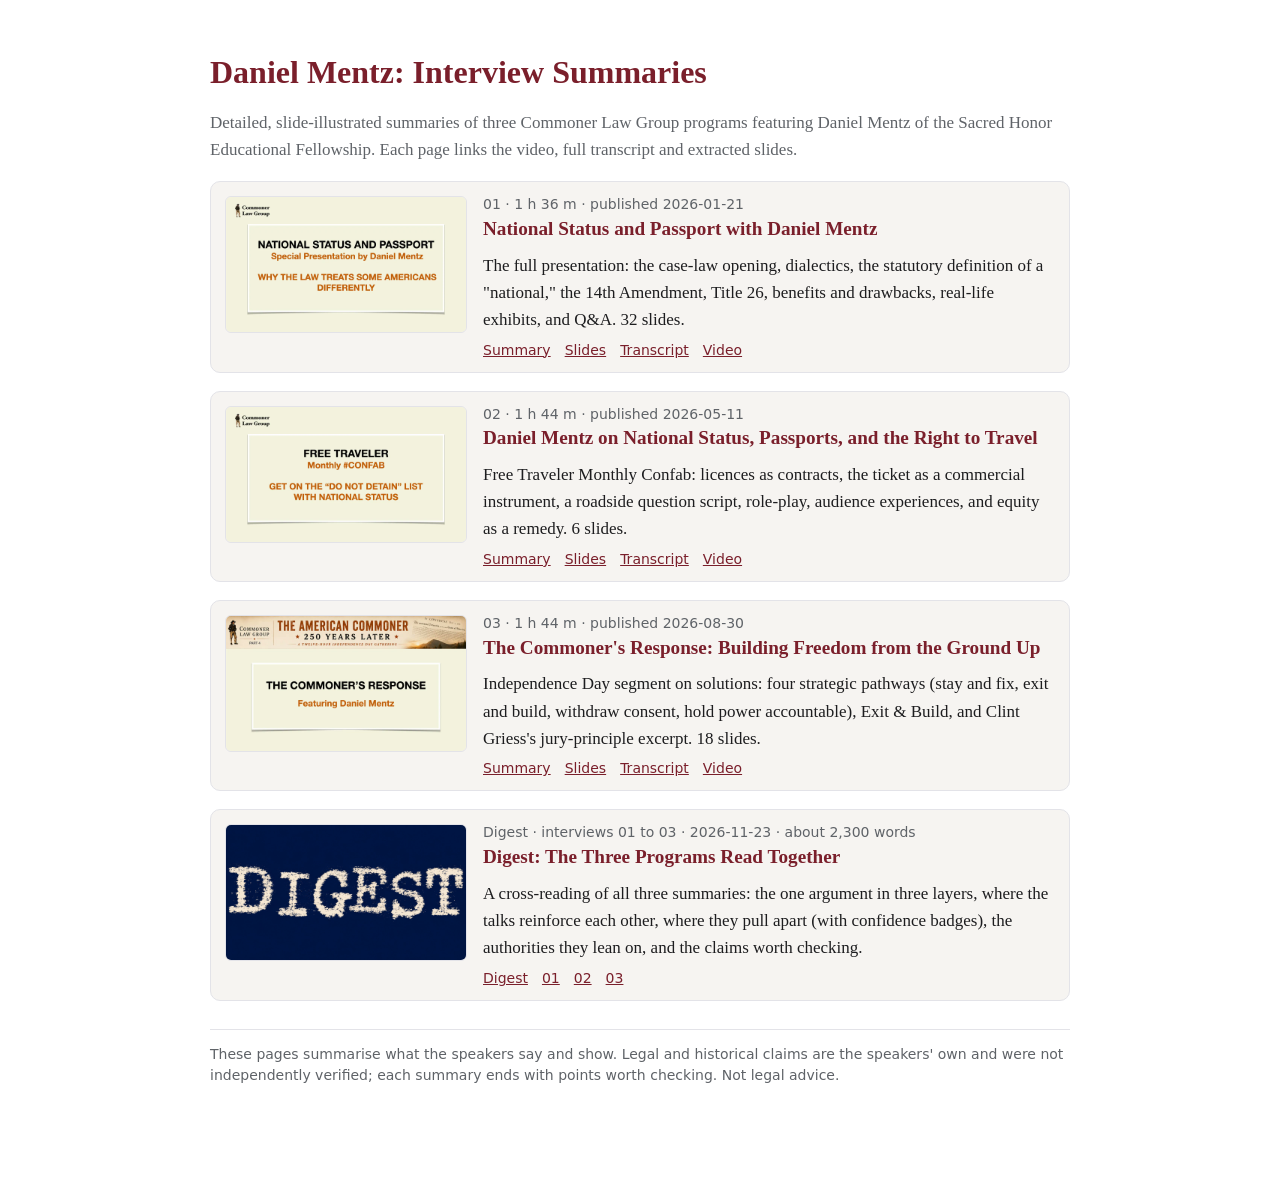
<file: index.html>
<!doctype html><html lang="en"><head><meta charset="utf-8"><meta name="viewport" content="width=device-width,initial-scale=1"><meta name="color-scheme" content="only light">
<title>Daniel Mentz Interview Summaries</title>
<style>
:root{color-scheme:only light;--bg:#fff;--fg:#1d1d1f;--mut:#5f6368;--line:#e3e3e8;--acc:#7a1f2b;--soft:#f6f4f1}
body{background:var(--bg);color:var(--fg);font:17px/1.6 Georgia,serif;max-width:860px;margin:0 auto;padding:32px 16px 80px}
h1{color:var(--acc);font-size:2rem;line-height:1.2;margin-bottom:.2em}.lead{color:var(--mut)}
.card{display:grid;grid-template-columns:240px 1fr;gap:18px;border:1px solid var(--line);border-radius:10px;padding:14px;margin:18px 0;background:var(--soft);text-decoration:none;color:inherit}
.card img{width:100%;border-radius:6px;border:1px solid var(--line)}
.card h2{margin:.1em 0 .2em;font-size:1.2rem;color:var(--acc)}.card .meta{font:14px system-ui,sans-serif;color:var(--mut)}
.card p{margin:.4em 0}.links{font:14px system-ui,sans-serif;margin-top:.6em}.links a{color:var(--acc);margin-right:14px}
.note{font:14px/1.5 system-ui,sans-serif;color:var(--mut);border-top:1px solid var(--line);margin-top:2em;padding-top:1em}
@media(max-width:620px){.card{grid-template-columns:1fr}}
</style></head><body>
<h1>Daniel Mentz: Interview Summaries</h1>
<p class="lead">Detailed, slide-illustrated summaries of three Commoner Law Group programs featuring Daniel Mentz of the Sacred Honor Educational Fellowship. Each page links the video, full transcript and extracted slides.</p>

<div class="card"><a href="01.national_status_and_passport/summary.html"><img src="01.national_status_and_passport/collateral/thumbnail.jpg" alt="Slide from interview 01"></a><div>
<div class="meta">01 · 1 h 36 m · published 2026-01-21</div>
<h2><a href="01.national_status_and_passport/summary.html" style="color:inherit;text-decoration:none">National Status and Passport with Daniel Mentz</a></h2>
<p>The full presentation: the case-law opening, dialectics, the statutory definition of a "national," the 14th Amendment, Title 26, benefits and drawbacks, real-life exhibits, and Q&amp;A. 32 slides.</p>
<div class="links"><a href="01.national_status_and_passport/summary.html">Summary</a><a href="01.national_status_and_passport/slides/slides-index.md">Slides</a><a href="01.national_status_and_passport/collateral/transcript.md">Transcript</a><a href="https://www.youtube.com/watch?v=v2N5ESMKI4g">Video</a></div></div></div>

<div class="card"><a href="02.national_status_and_right_to_travel/summary.html"><img src="02.national_status_and_right_to_travel/collateral/thumbnail.jpg" alt="Slide from interview 02"></a><div>
<div class="meta">02 · 1 h 44 m · published 2026-05-11</div>
<h2><a href="02.national_status_and_right_to_travel/summary.html" style="color:inherit;text-decoration:none">Daniel Mentz on National Status, Passports, and the Right to Travel</a></h2>
<p>Free Traveler Monthly Confab: licences as contracts, the ticket as a commercial instrument, a roadside question script, role-play, audience experiences, and equity as a remedy. 6 slides.</p>
<div class="links"><a href="02.national_status_and_right_to_travel/summary.html">Summary</a><a href="02.national_status_and_right_to_travel/slides/slides-index.md">Slides</a><a href="02.national_status_and_right_to_travel/collateral/transcript.md">Transcript</a><a href="https://www.youtube.com/watch?v=_-LTnN5BeBs">Video</a></div></div></div>

<div class="card"><a href="03.building_freedom_from_the_ground_up/summary.html"><img src="03.building_freedom_from_the_ground_up/collateral/thumbnail.jpg" alt="Slide from interview 03"></a><div>
<div class="meta">03 · 1 h 44 m · published 2026-08-30</div>
<h2><a href="03.building_freedom_from_the_ground_up/summary.html" style="color:inherit;text-decoration:none">The Commoner's Response: Building Freedom from the Ground Up</a></h2>
<p>Independence Day segment on solutions: four strategic pathways (stay and fix, exit and build, withdraw consent, hold power accountable), Exit &amp; Build, and Clint Griess's jury-principle excerpt. 18 slides.</p>
<div class="links"><a href="03.building_freedom_from_the_ground_up/summary.html">Summary</a><a href="03.building_freedom_from_the_ground_up/slides/slides-index.md">Slides</a><a href="03.building_freedom_from_the_ground_up/collateral/transcript.md">Transcript</a><a href="https://www.youtube.com/watch?v=POZfdI0f4TU">Video</a></div></div></div>

<div class="card"><a href="digest/summary.html"><img src="digest/collateral/thumbnail.jpg" alt="DIGEST"></a><div>
<div class="meta">Digest · interviews 01 to 03 · 2026-11-23 · about 2,300 words</div>
<h2><a href="digest/summary.html" style="color:inherit;text-decoration:none">Digest: The Three Programs Read Together</a></h2>
<p>A cross-reading of all three summaries: the one argument in three layers, where the talks reinforce each other, where they pull apart (with confidence badges), the authorities they lean on, and the claims worth checking.</p>
<div class="links"><a href="digest/summary.html">Digest</a><a href="01.national_status_and_passport/summary.html">01</a><a href="02.national_status_and_right_to_travel/summary.html">02</a><a href="03.building_freedom_from_the_ground_up/summary.html">03</a></div></div></div>

<p class="note">These pages summarise what the speakers say and show. Legal and historical claims are the speakers' own and were not independently verified; each summary ends with points worth checking. Not legal advice.</p>
</body></html>
</file>
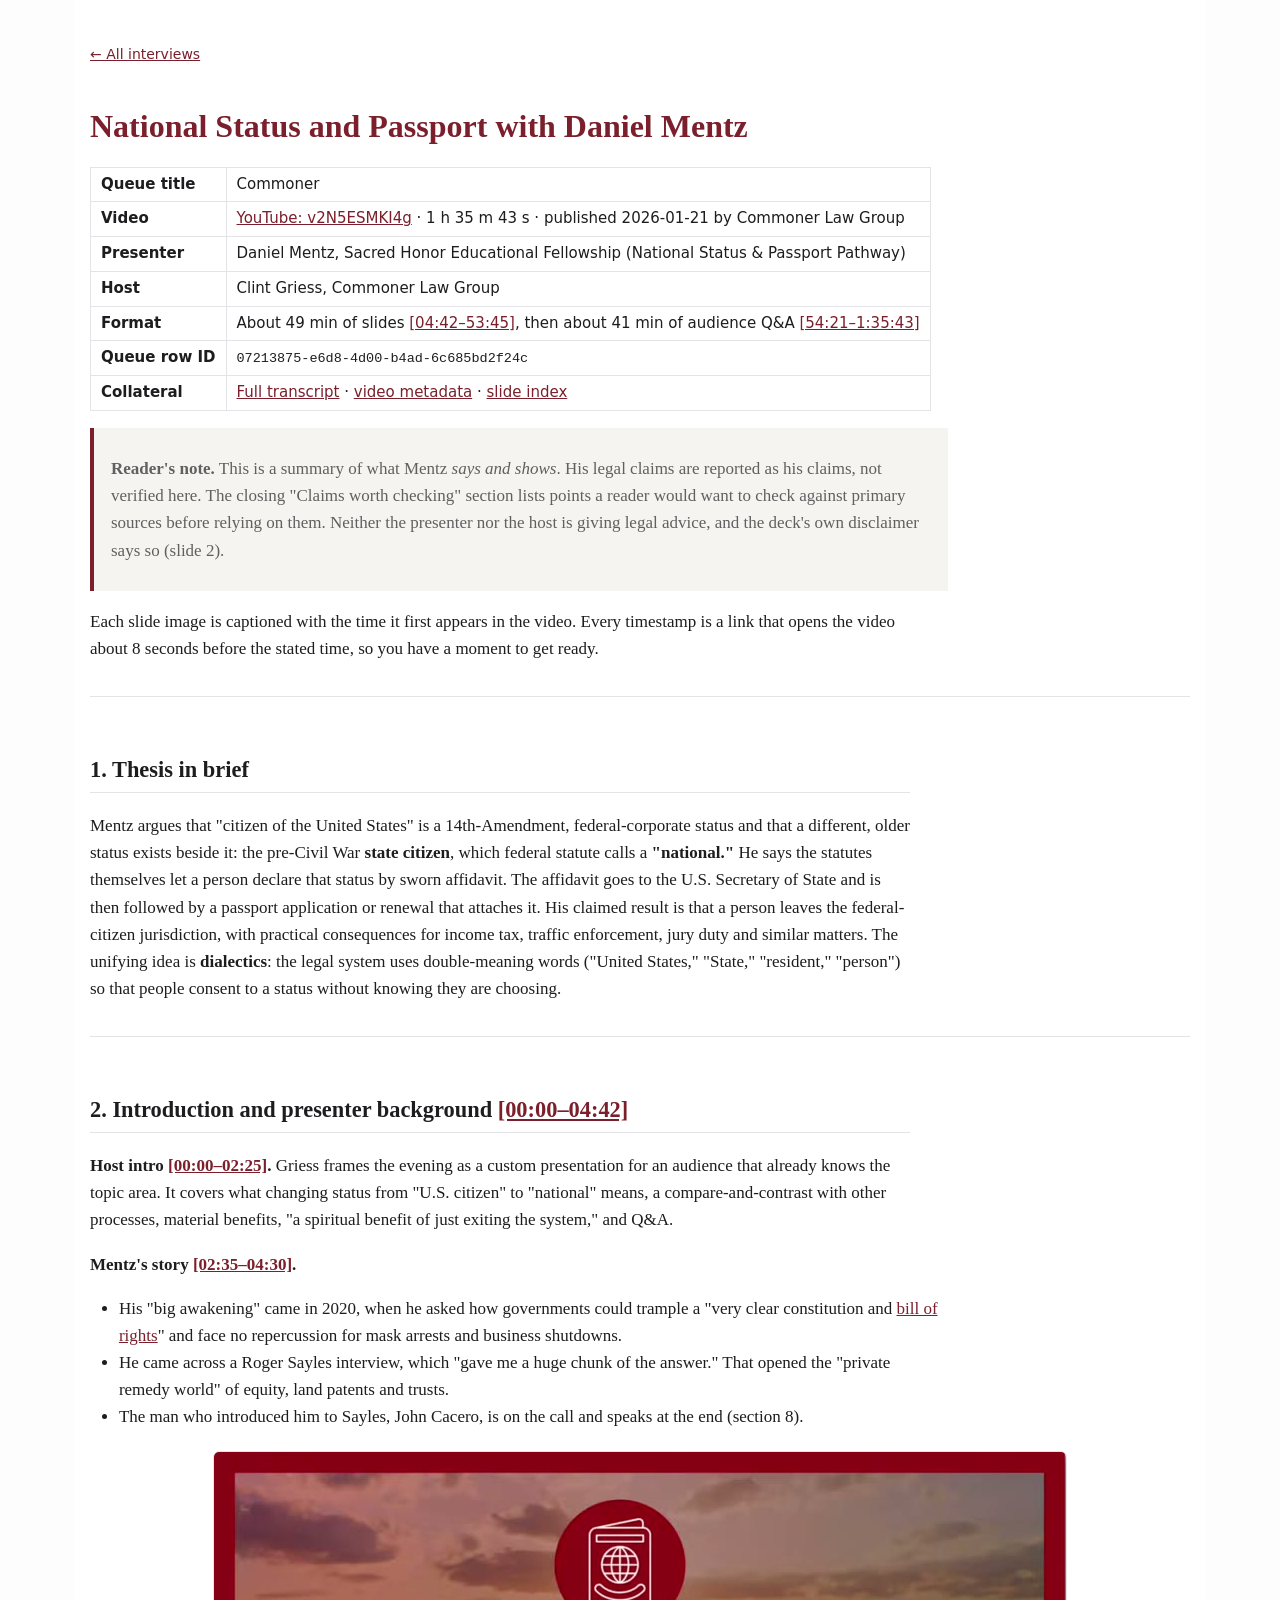
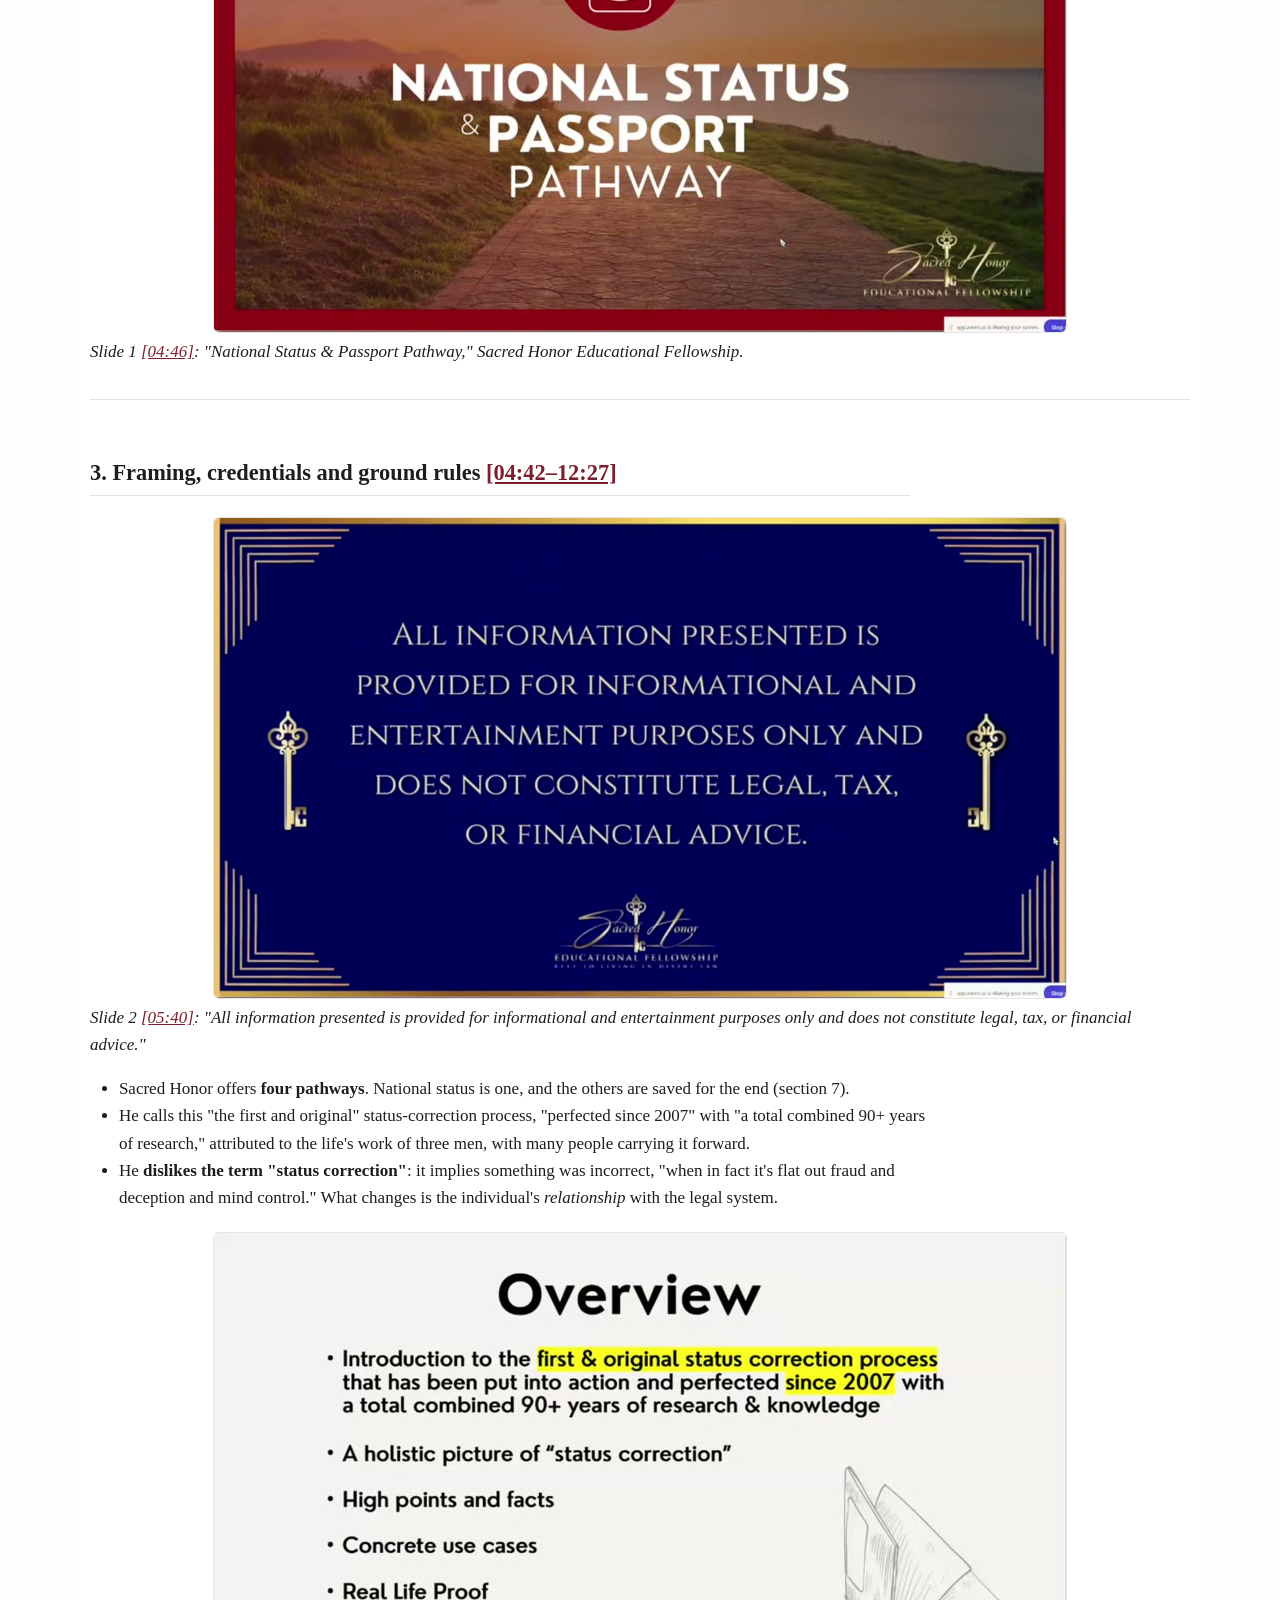
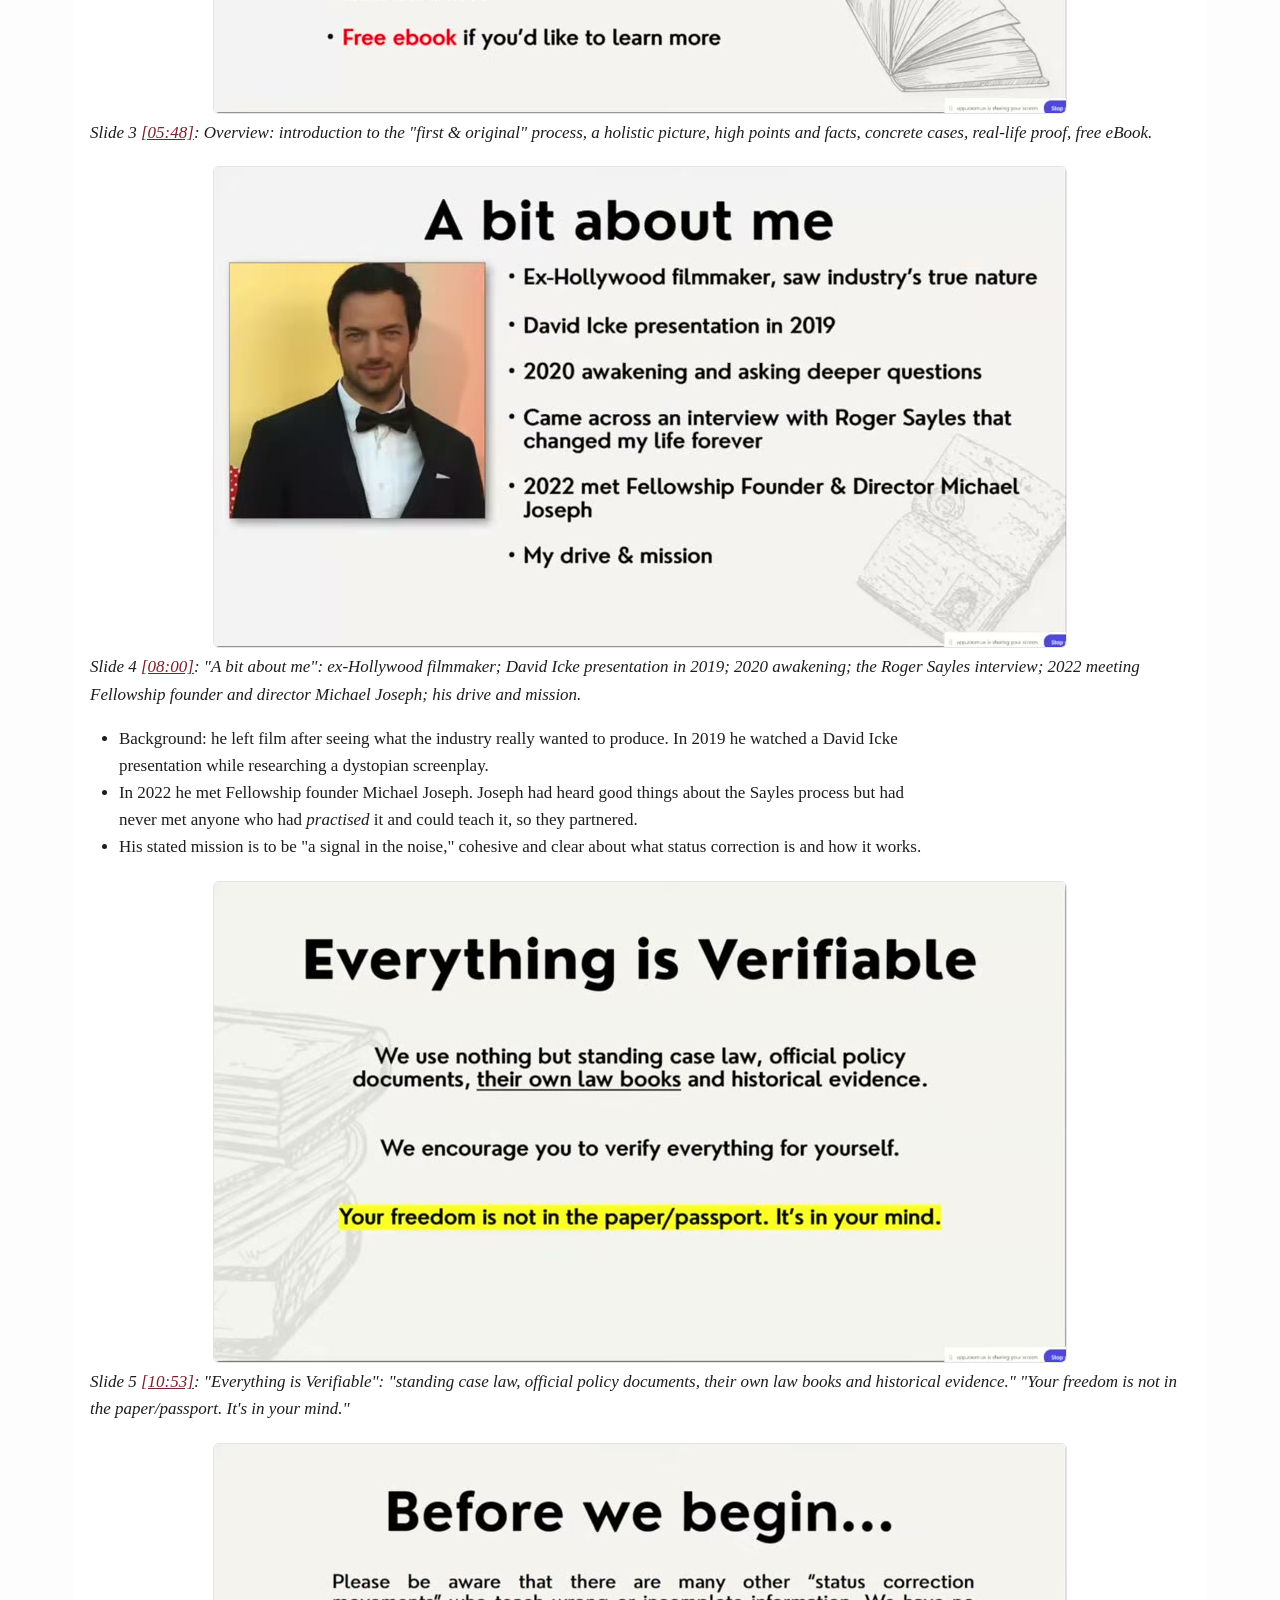
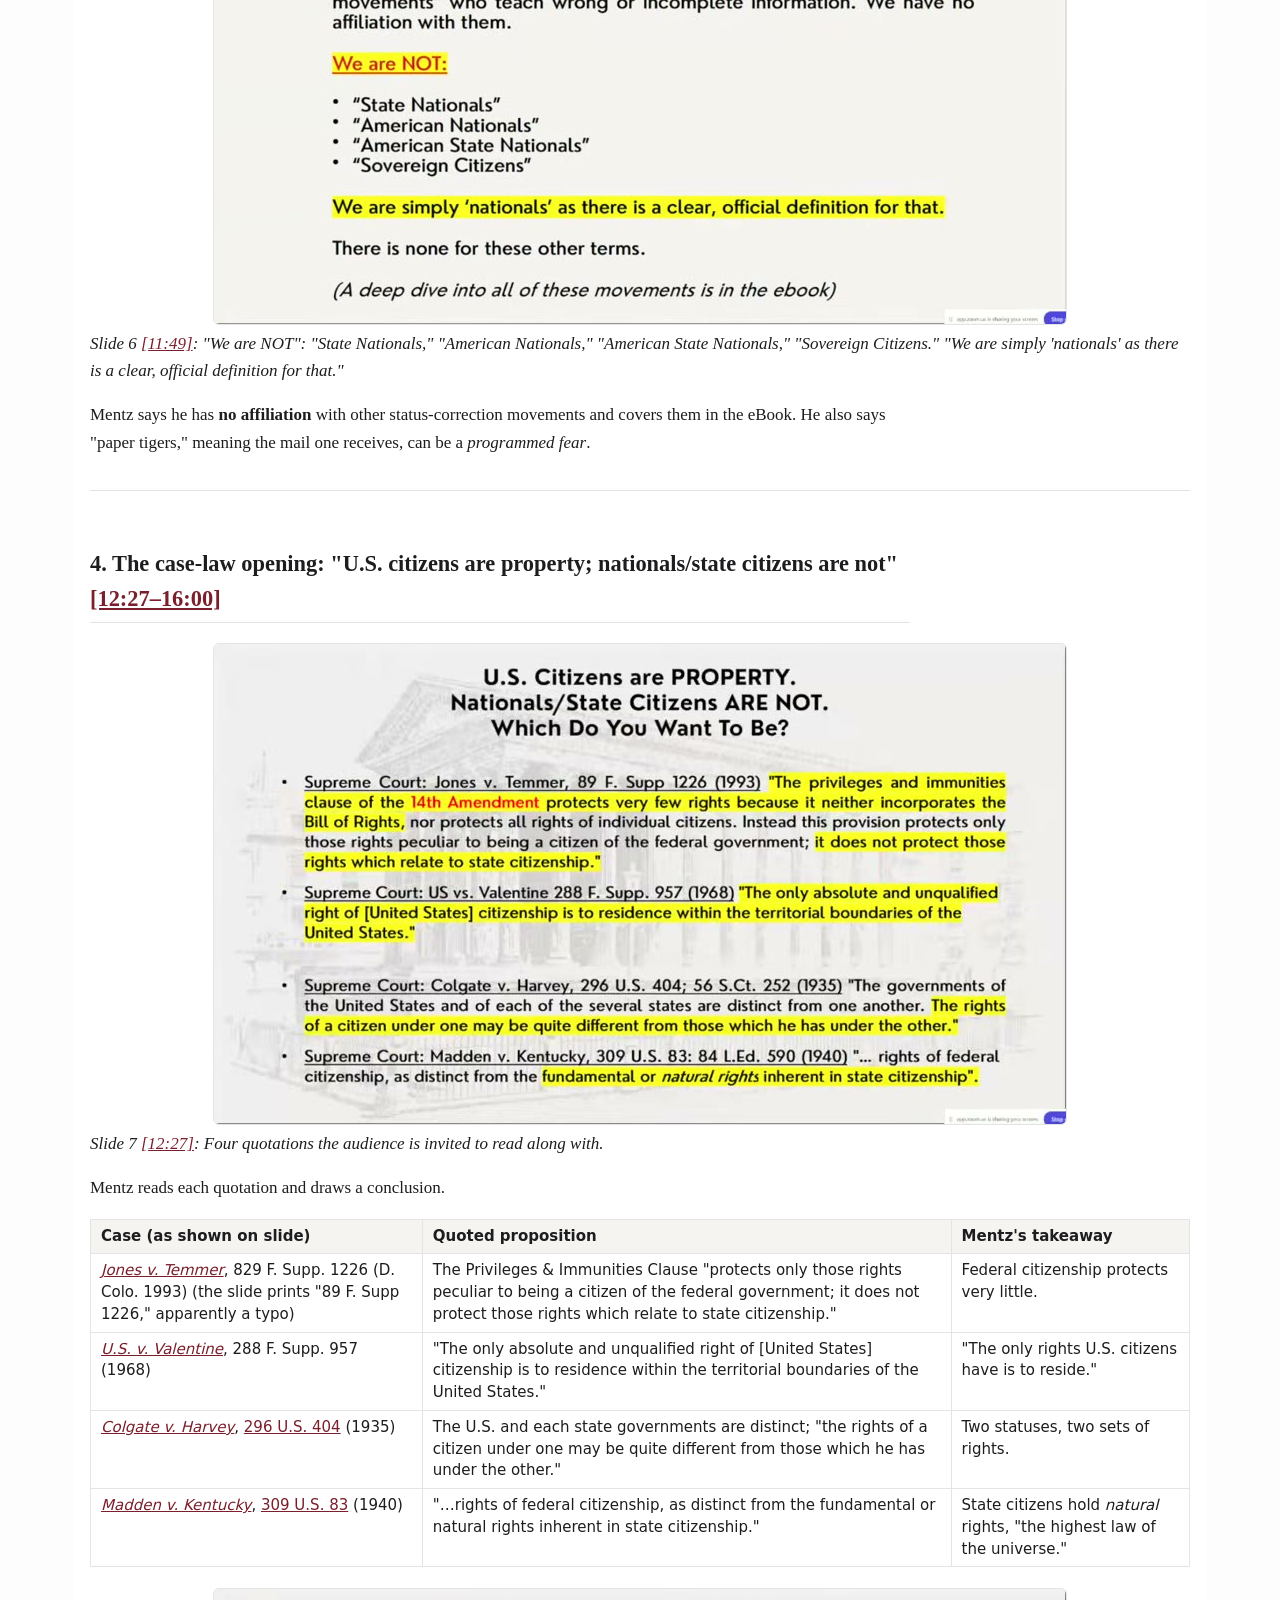
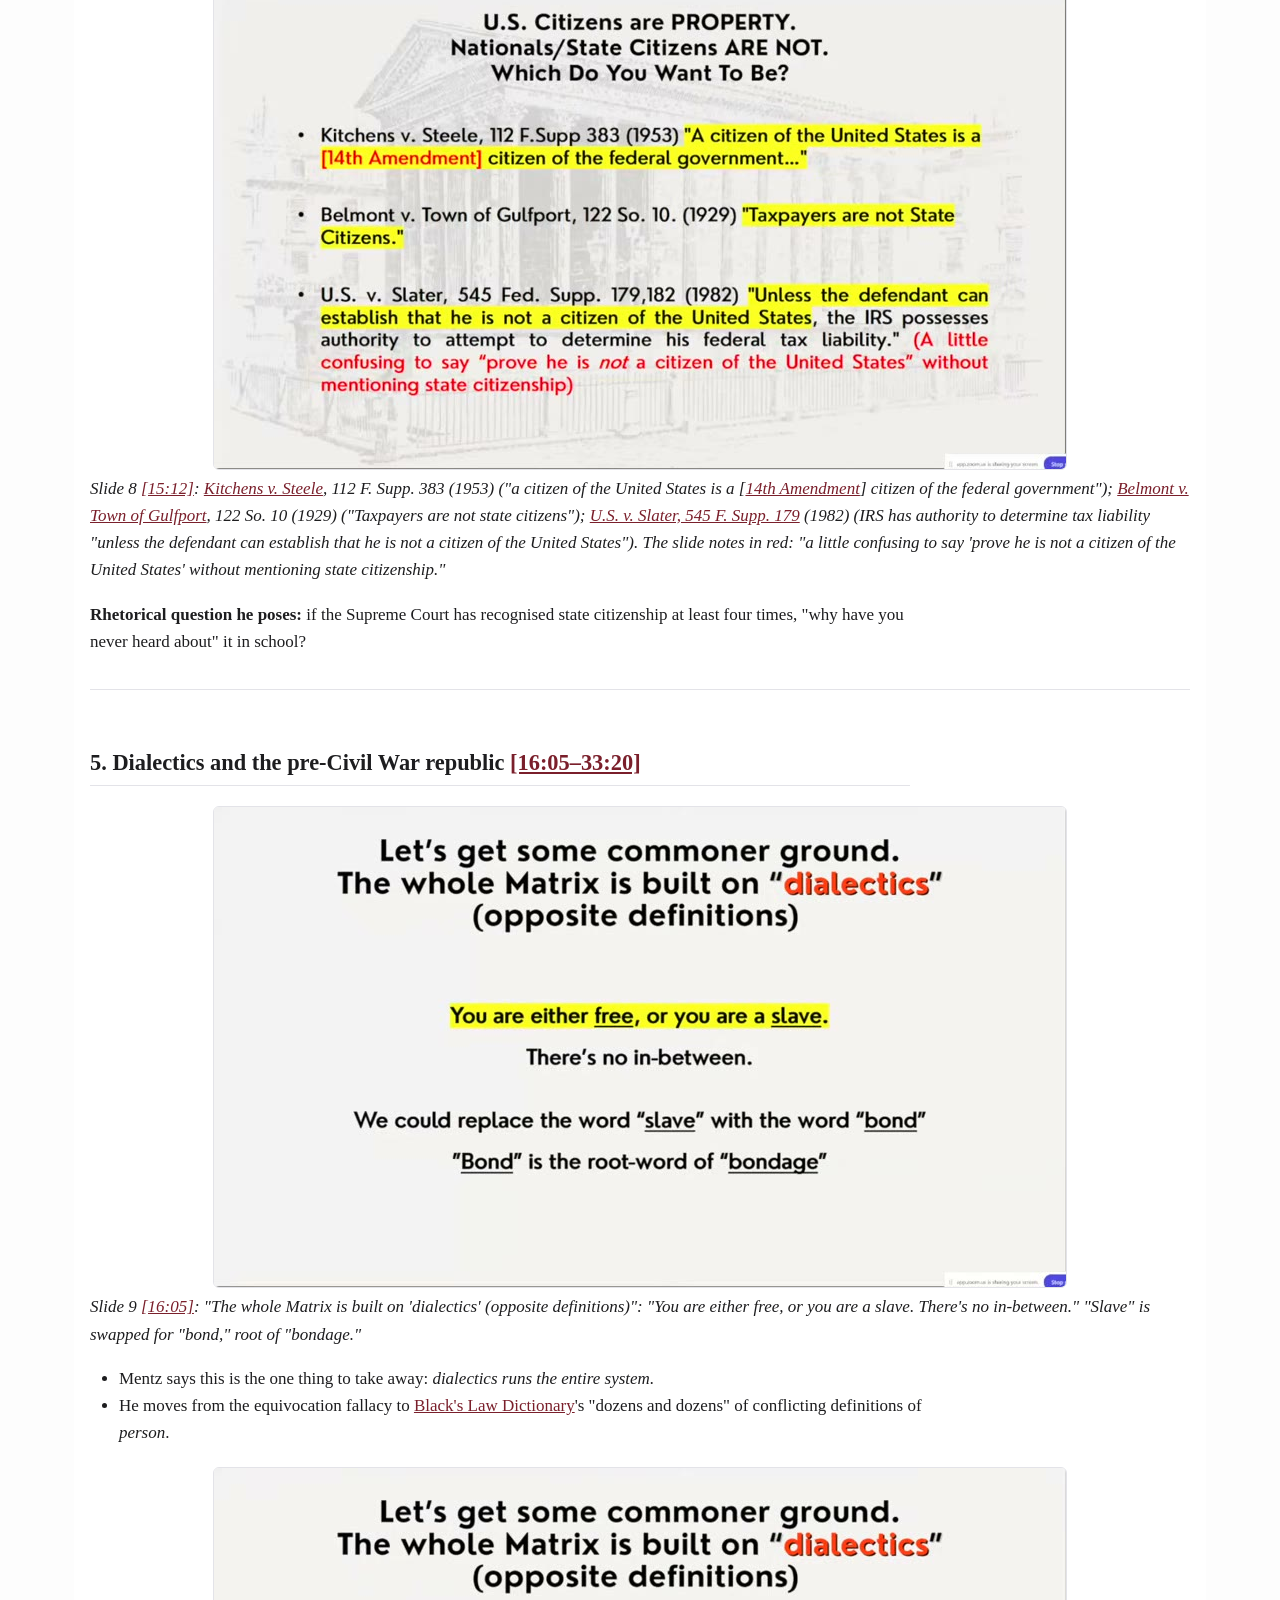
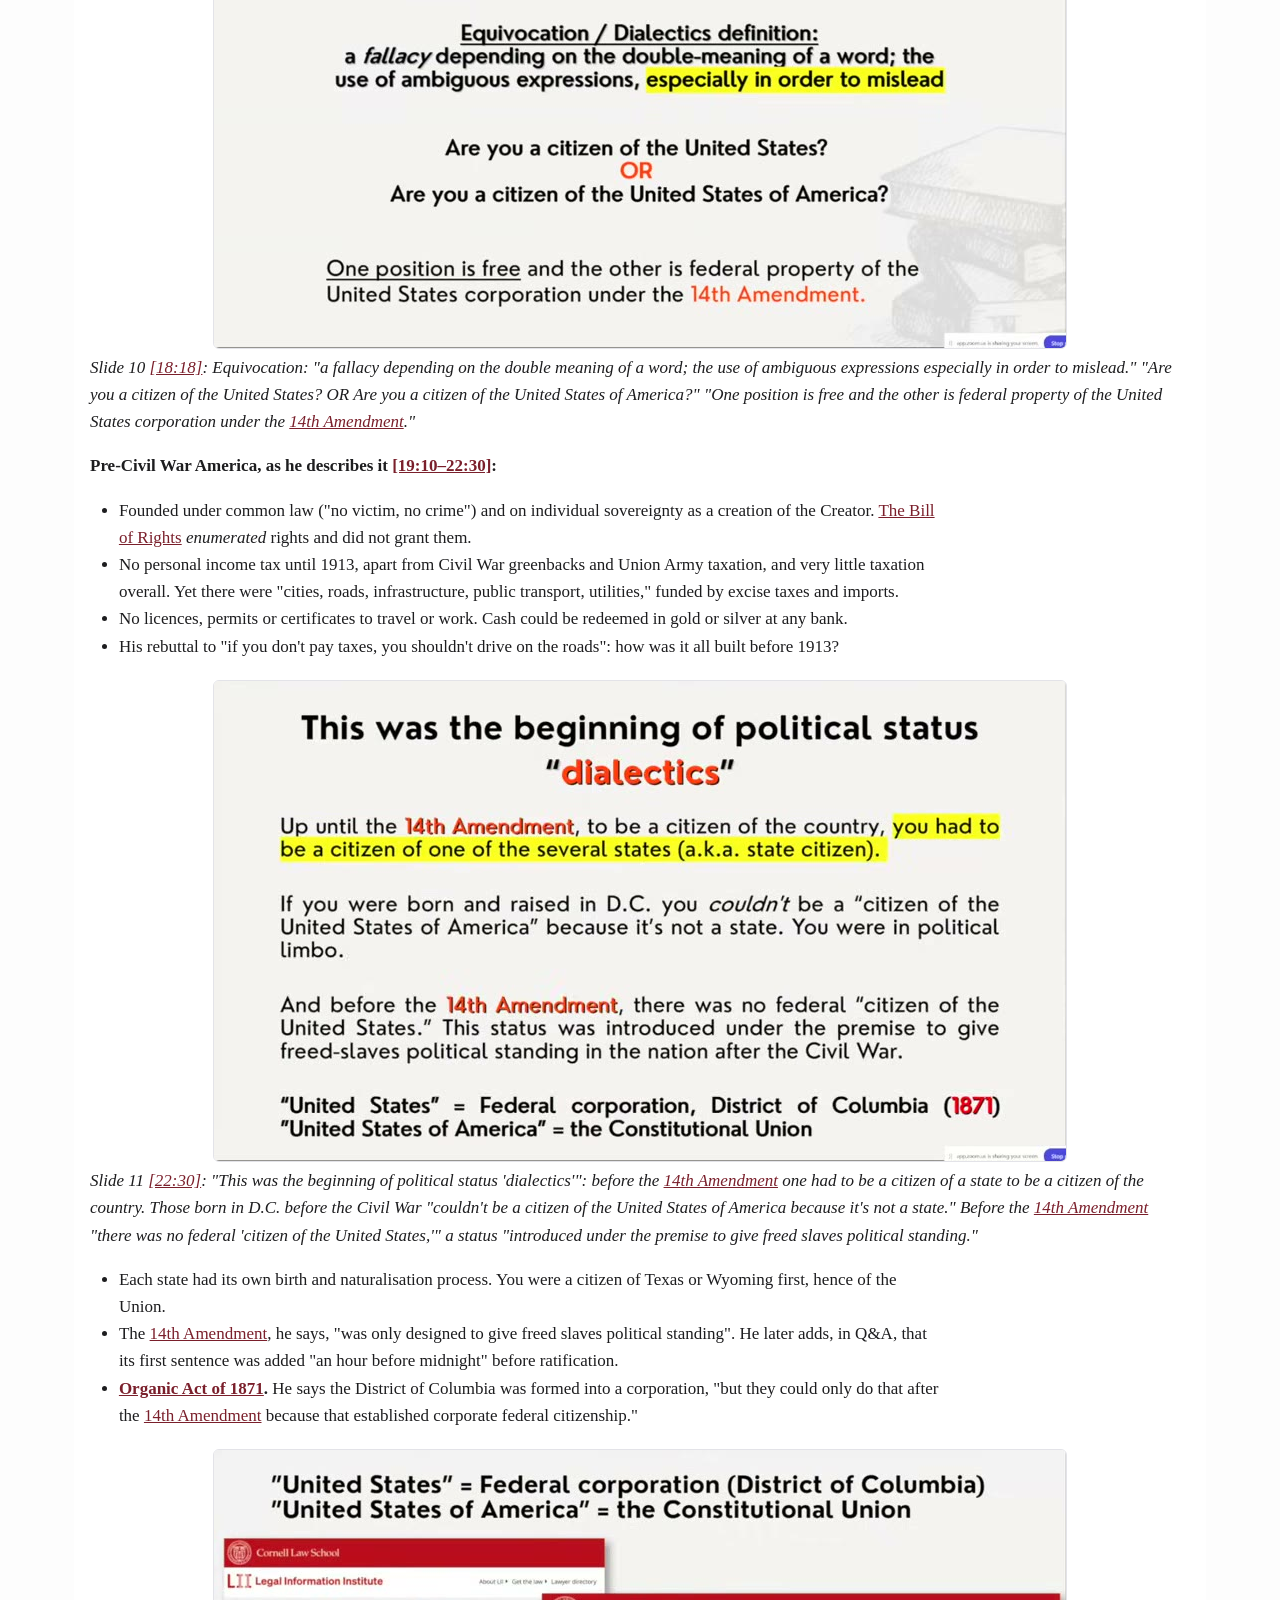
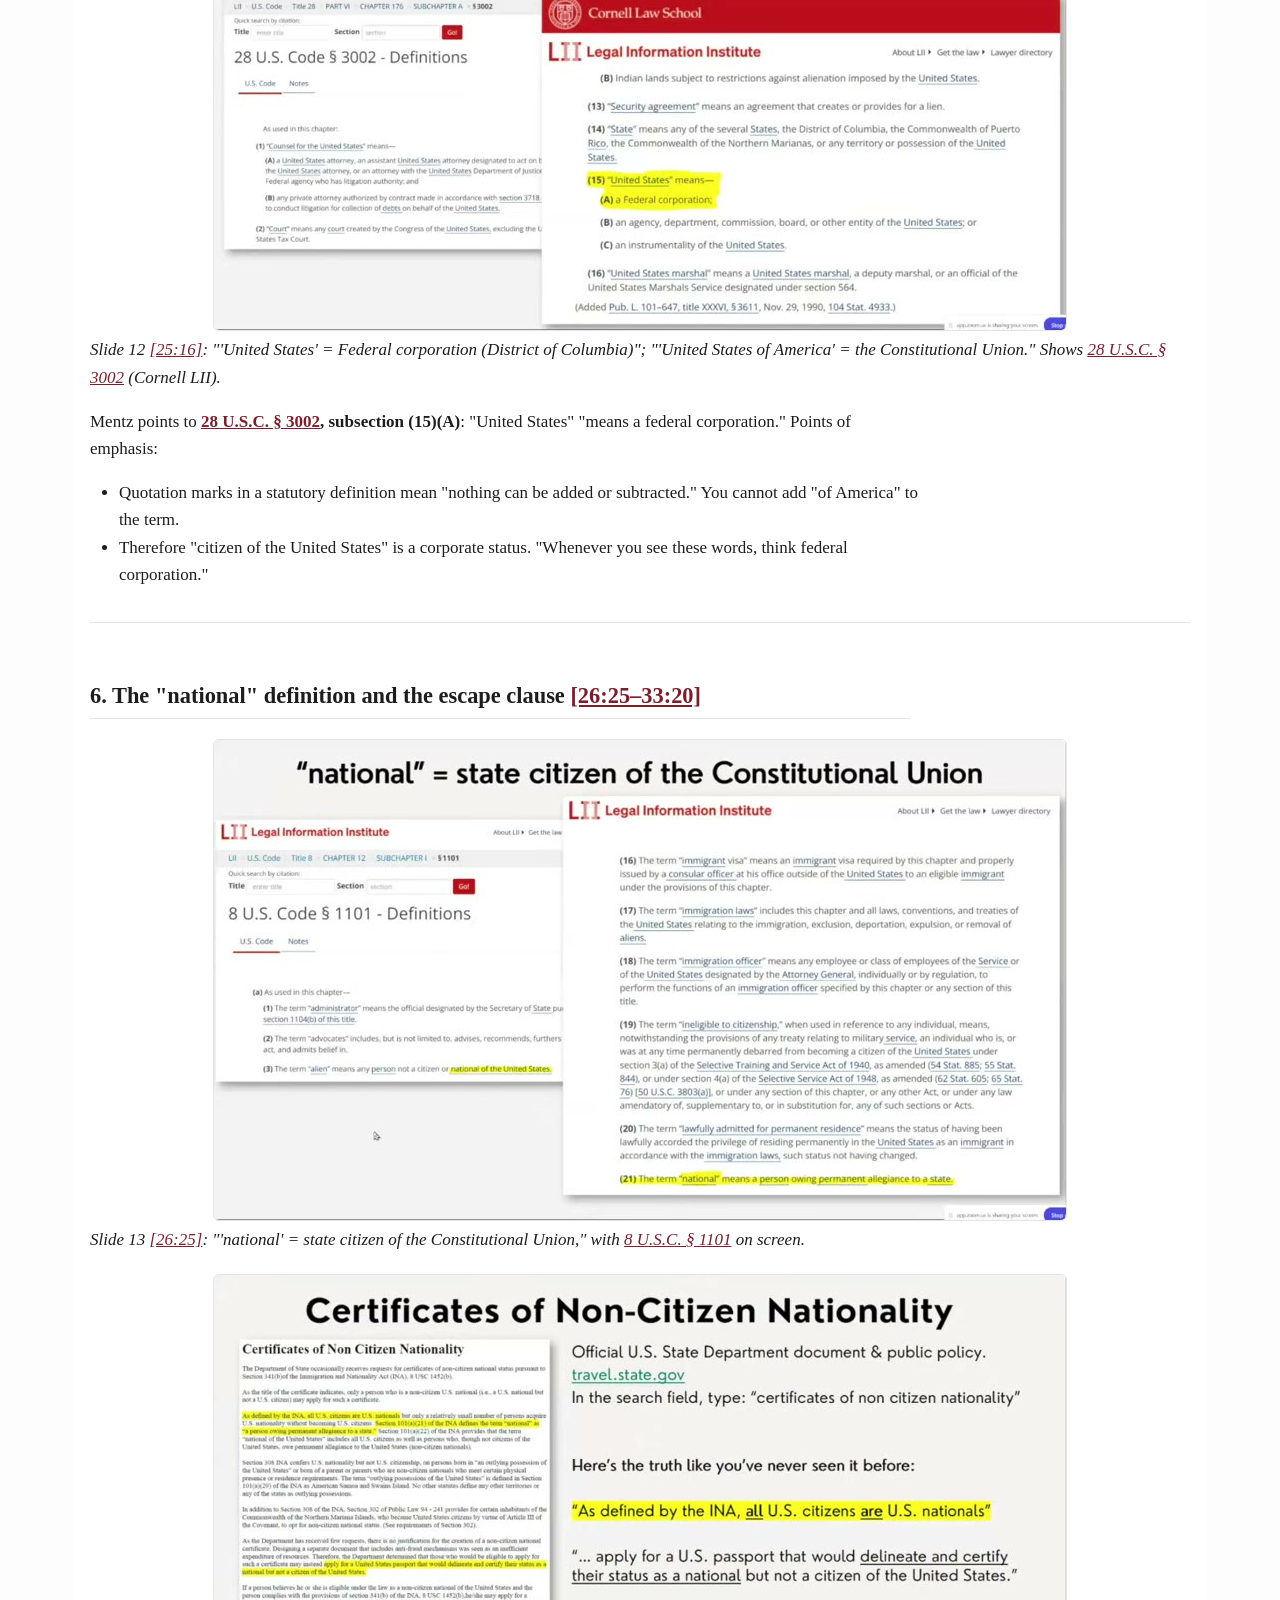
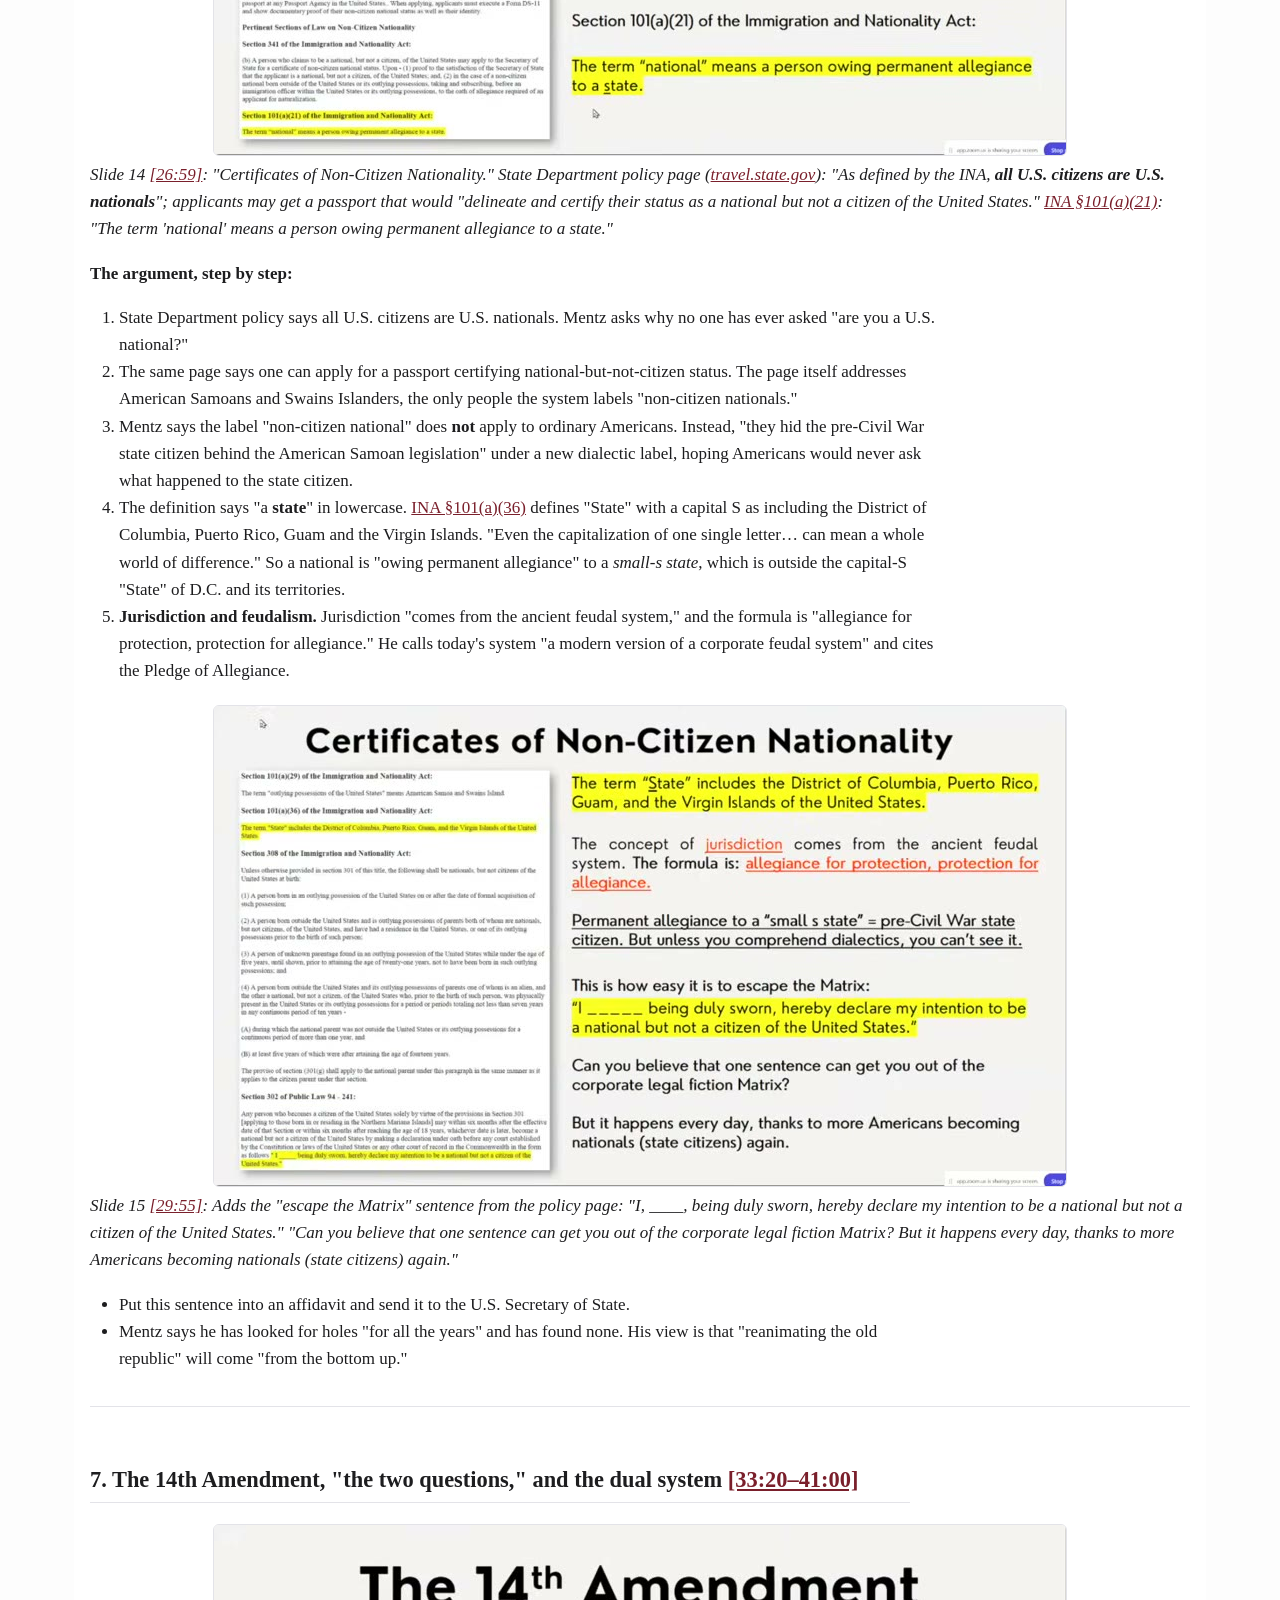
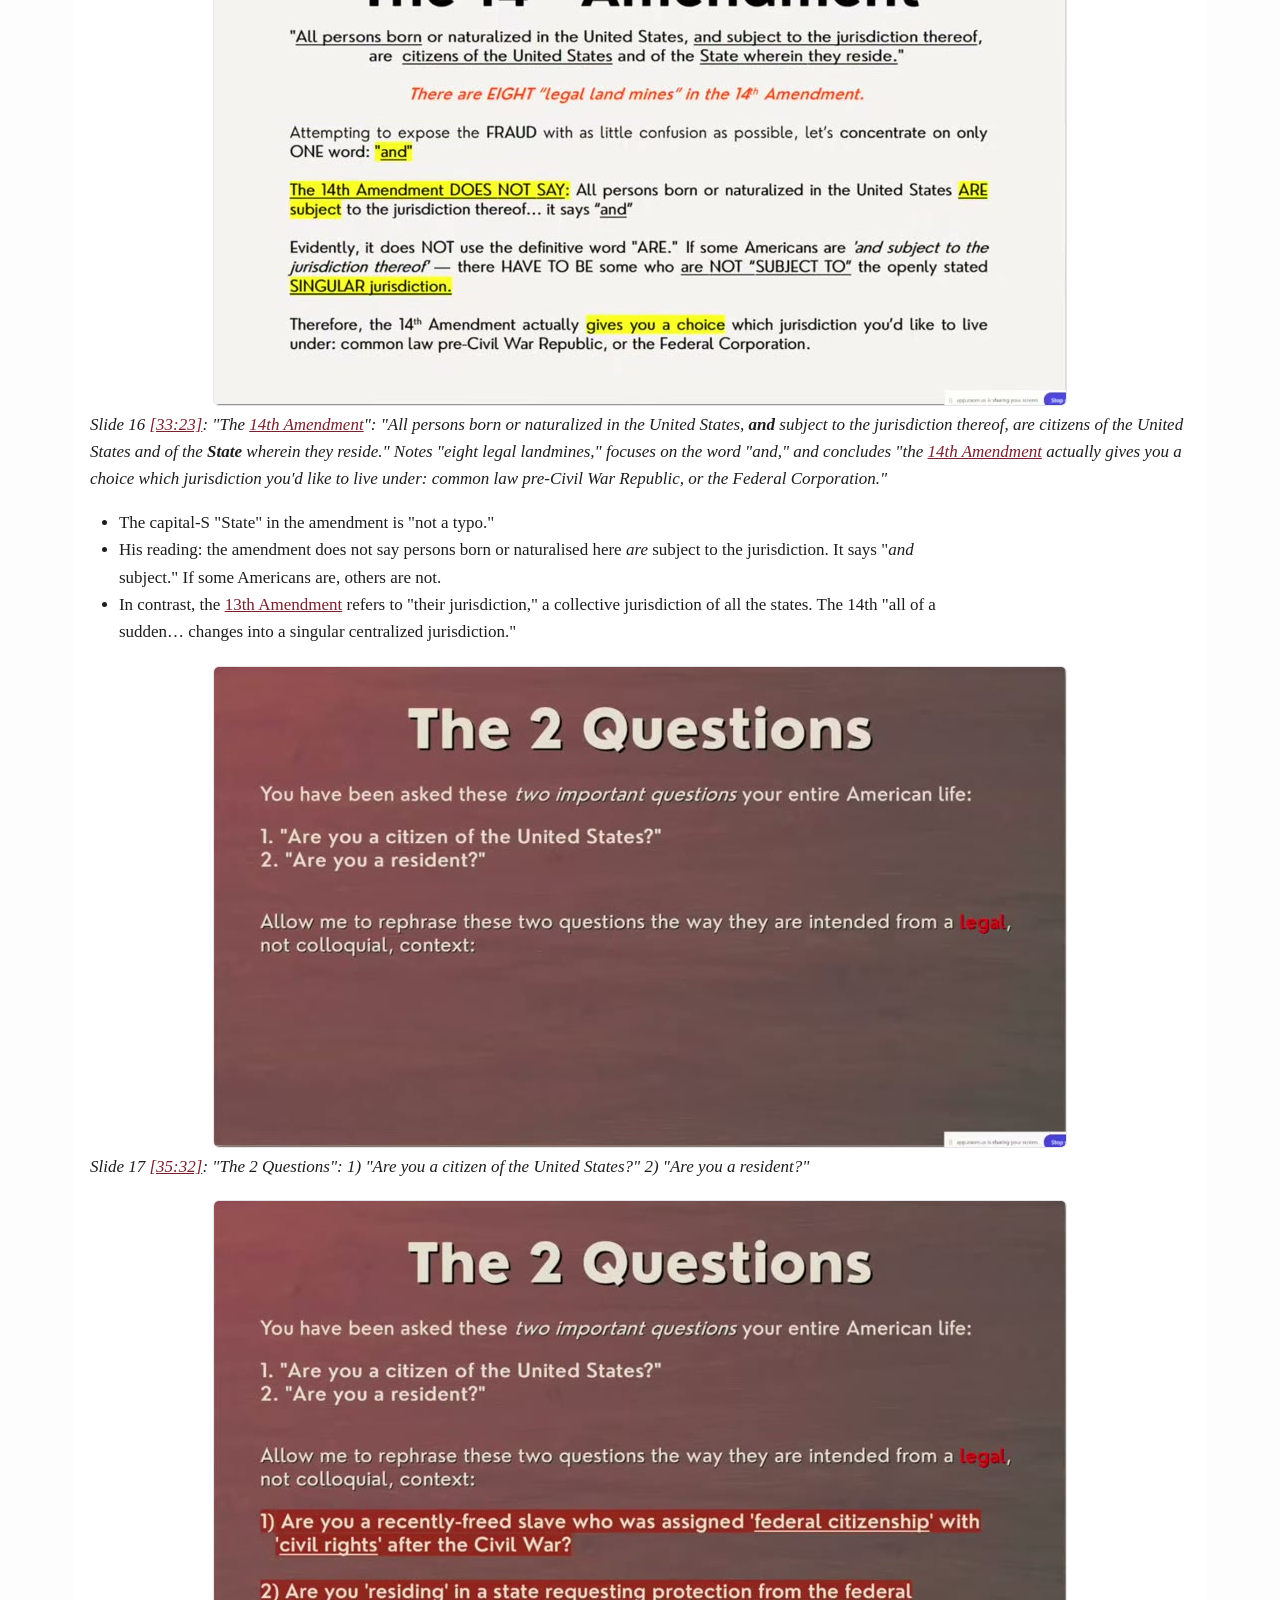
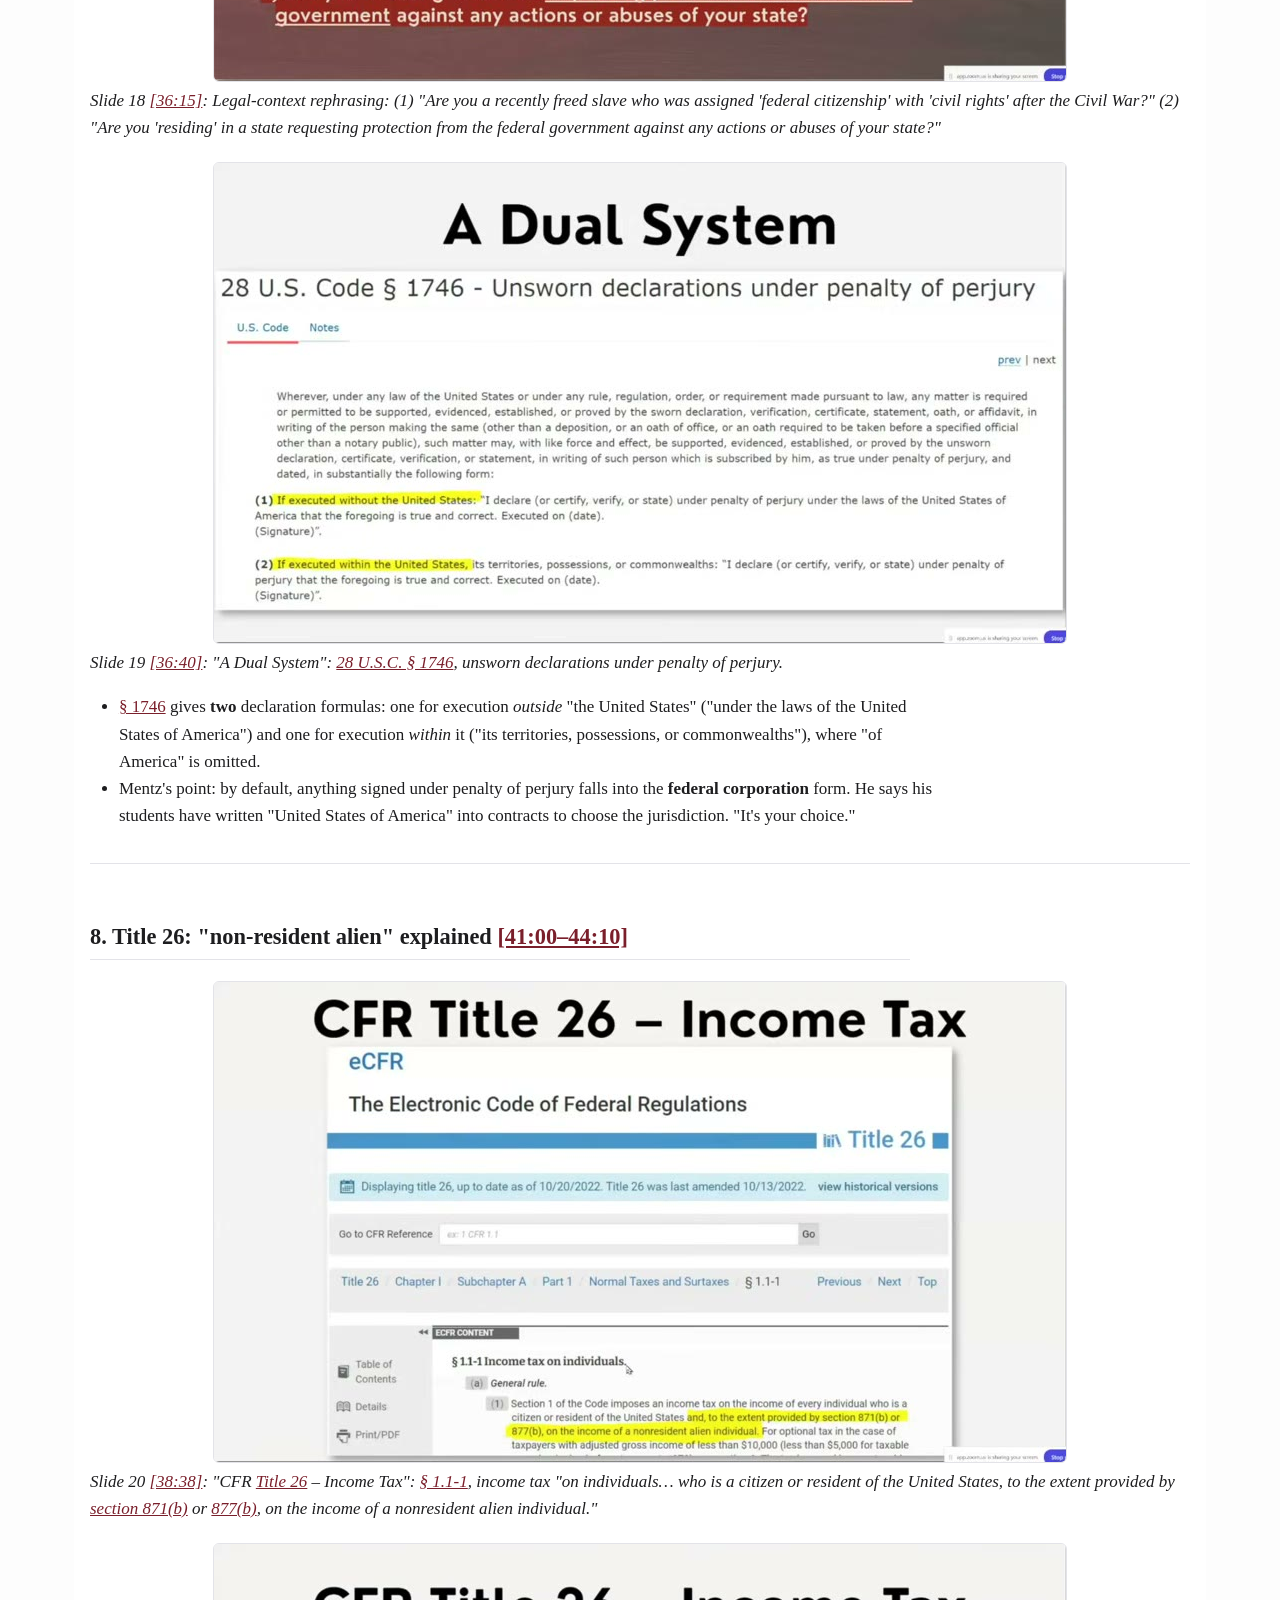
<file: 01.national_status_and_passport/summary.html>
<!DOCTYPE html>
<html xmlns="http://www.w3.org/1999/xhtml" lang="" xml:lang="">
<head>
  <meta charset="utf-8" />
  <meta name="generator" content="pandoc" />
  <meta name="viewport" content="width=device-width, initial-scale=1.0, user-scalable=yes" />
  <title>National Status and Passport with Daniel Mentz: Summary</title>
  <style>
    html {
      color: #1a1a1a;
      background-color: #fdfdfd;
    }
    body {
      margin: 0 auto;
      max-width: 36em;
      padding-left: 50px;
      padding-right: 50px;
      padding-top: 50px;
      padding-bottom: 50px;
      hyphens: auto;
      overflow-wrap: break-word;
      text-rendering: optimizeLegibility;
      font-kerning: normal;
    }
    @media (max-width: 600px) {
      body {
        font-size: 0.9em;
        padding: 12px;
      }
      h1 {
        font-size: 1.8em;
      }
    }
    @media print {
      html {
        background-color: white;
      }
      body {
        background-color: transparent;
        color: black;
        font-size: 12pt;
      }
      p, h2, h3 {
        orphans: 3;
        widows: 3;
      }
      h2, h3, h4 {
        page-break-after: avoid;
      }
    }
    p {
      margin: 1em 0;
    }
    a {
      color: #1a1a1a;
    }
    a:visited {
      color: #1a1a1a;
    }
    img {
      max-width: 100%;
    }
    svg {
      height: auto;
      max-width: 100%;
    }
    h1, h2, h3, h4, h5, h6 {
      margin-top: 1.4em;
    }
    h5, h6 {
      font-size: 1em;
      font-style: italic;
    }
    h6 {
      font-weight: normal;
    }
    ol, ul {
      padding-left: 1.7em;
      margin-top: 1em;
    }
    li > ol, li > ul {
      margin-top: 0;
    }
    blockquote {
      margin: 1em 0 1em 1.7em;
      padding-left: 1em;
      border-left: 2px solid #e6e6e6;
      color: #606060;
    }
    code {
      font-family: Menlo, Monaco, Consolas, 'Lucida Console', monospace;
      font-size: 85%;
      margin: 0;
      hyphens: manual;
    }
    pre {
      margin: 1em 0;
      overflow: auto;
    }
    pre code {
      padding: 0;
      overflow: visible;
      overflow-wrap: normal;
    }
    .sourceCode {
     background-color: transparent;
     overflow: visible;
    }
    hr {
      border: none;
      border-top: 1px solid #1a1a1a;
      height: 1px;
      margin: 1em 0;
    }
    table {
      margin: 1em 0;
      border-collapse: collapse;
      width: 100%;
      overflow-x: auto;
      display: block;
      font-variant-numeric: lining-nums tabular-nums;
    }
    table caption {
      margin-bottom: 0.75em;
    }
    tbody {
      margin-top: 0.5em;
      border-top: 1px solid #1a1a1a;
      border-bottom: 1px solid #1a1a1a;
    }
    th {
      border-top: 1px solid #1a1a1a;
      padding: 0.25em 0.5em 0.25em 0.5em;
    }
    td {
      padding: 0.125em 0.5em 0.25em 0.5em;
    }
    header {
      margin-bottom: 4em;
      text-align: center;
    }
    #TOC li {
      list-style: none;
    }
    #TOC ul {
      padding-left: 1.3em;
    }
    #TOC > ul {
      padding-left: 0;
    }
    #TOC a:not(:hover) {
      text-decoration: none;
    }
    code{white-space: pre-wrap;}
    span.smallcaps{font-variant: small-caps;}
    div.columns{display: flex; gap: min(4vw, 1.5em);}
    div.column{flex: auto; overflow-x: auto;}
    div.hanging-indent{margin-left: 1.5em; text-indent: -1.5em;}
    /* The extra [class] is a hack that increases specificity enough to
       override a similar rule in reveal.js */
    ul.task-list[class]{list-style: none;}
    ul.task-list li input[type="checkbox"] {
      font-size: inherit;
      width: 0.8em;
      margin: 0 0.8em 0.2em -1.6em;
      vertical-align: middle;
    }
    .display.math{display: block; text-align: center; margin: 0.5rem auto;}
  </style>
  <meta name="viewport" content="width=device-width,initial-scale=1"><meta name="color-scheme" content="only light"><style>:root{color-scheme:only light;--bg:#fff;--fg:#1d1d1f;--mut:#5f6368;--line:#e3e3e8;--acc:#7a1f2b;--soft:#f6f4f1}
  body{background:var(--bg);color:var(--fg);font:17px/1.6 Georgia,'Times New Roman',serif;max-width:1100px;margin:0 auto;padding:32px 16px 80px}
  h1{font-size:2rem;line-height:1.2;color:var(--acc)}h2{margin-top:2.4em;border-bottom:1px solid var(--line);padding-bottom:.2em;font-size:1.4rem}
  img{max-width:100%;height:auto;border:1px solid var(--line);border-radius:6px;display:block;margin:1.2em auto .3em}
  table{border-collapse:collapse;width:100%;font:15px/1.45 system-ui,sans-serif;margin:1em 0;display:block;overflow-x:auto}
  th,td{border:1px solid var(--line);padding:6px 10px;vertical-align:top;text-align:left}th{background:var(--soft)}
  blockquote{margin:1em 0;padding:.6em 1em;background:var(--soft);border-left:4px solid var(--acc)}
  a{color:var(--acc)}code{font-size:.9em}hr{border:0;border-top:1px solid var(--line);margin:2em 0}

  /* text stays at a readable line length; slides and tables use the wide column */
  p,li,blockquote,h1,h2,h3{max-width:820px}
  table{max-width:none}
  img{width:auto;max-width:100%}
  a.slide{display:block;width:fit-content;max-width:100%;margin:1.2em auto .3em}
  a.slide img{margin:0 auto;cursor:zoom-in}
  p:has(> a.slide){max-width:none}

  /* digest: confidence badges (red = High, amber = Medium, green = Low; desaturated) */
  .conf{display:inline-block;font:600 12px/1 system-ui,sans-serif;letter-spacing:.03em;text-transform:uppercase;padding:3px 8px;border-radius:999px;vertical-align:1px}
  .conf.high{background:#f1d9d6;color:#8a2f27}.conf.med{background:#f6e7c6;color:#7a5a12}.conf.low{background:#dcebd9;color:#3f6a3a}
  </style>
</head>
<body><p style="font:14px system-ui,sans-serif"><a href="../index.html">← All interviews</a></p>
<h1 id="national-status-and-passport-with-daniel-mentz">National Status
and Passport with Daniel Mentz</h1>
<table>
<tbody>
<tr>
<td><strong>Queue title</strong></td>
<td>Commoner</td>
</tr>
<tr>
<td><strong>Video</strong></td>
<td><a href="https://www.youtube.com/watch?v=v2N5ESMKI4g">YouTube:
v2N5ESMKI4g</a> · 1 h 35 m 43 s · published 2026-01-21 by Commoner Law
Group</td>
</tr>
<tr>
<td><strong>Presenter</strong></td>
<td>Daniel Mentz, Sacred Honor Educational Fellowship (National Status
&amp; Passport Pathway)</td>
</tr>
<tr>
<td><strong>Host</strong></td>
<td>Clint Griess, Commoner Law Group</td>
</tr>
<tr>
<td><strong>Format</strong></td>
<td>About 49 min of slides <a
href="https://www.youtube.com/watch?v=v2N5ESMKI4g&amp;t=274s">[04:42–53:45]</a>,
then about 41 min of audience Q&amp;A <a
href="https://www.youtube.com/watch?v=v2N5ESMKI4g&amp;t=3253s">[54:21–1:35:43]</a></td>
</tr>
<tr>
<td><strong>Queue row ID</strong></td>
<td><code>07213875-e6d8-4d00-b4ad-6c685bd2f24c</code></td>
</tr>
<tr>
<td><strong>Collateral</strong></td>
<td><a href="collateral/transcript.md">Full transcript</a> · <a
href="collateral/video-metadata.json">video metadata</a> · <a
href="slides/">slide index</a></td>
</tr>
</tbody>
</table>
<blockquote>
<p><strong>Reader's note.</strong> This is a summary of what Mentz
<em>says and shows</em>. His legal claims are reported as his claims,
not verified here. The closing "Claims worth checking" section lists
points a reader would want to check against primary sources before
relying on them. Neither the presenter nor the host is giving legal
advice, and the deck's own disclaimer says so (slide 2).</p>
</blockquote>
<p>Each slide image is captioned with the time it first appears in the
video. Every timestamp is a link that opens the video about 8 seconds
before the stated time, so you have a moment to get ready.</p>
<hr />
<h2 id="1-thesis-in-brief">1. Thesis in brief</h2>
<p>Mentz argues that "citizen of the United States" is a 14th-Amendment,
federal-corporate status and that a different, older status exists
beside it: the pre-Civil War <strong>state citizen</strong>, which
federal statute calls a <strong>"national."</strong> He says the
statutes themselves let a person declare that status by sworn affidavit.
The affidavit goes to the U.S. Secretary of State and is then followed
by a passport application or renewal that attaches it. His claimed
result is that a person leaves the federal-citizen jurisdiction, with
practical consequences for income tax, traffic enforcement, jury duty
and similar matters. The unifying idea is <strong>dialectics</strong>:
the legal system uses double-meaning words ("United States," "State,"
"resident," "person") so that people consent to a status without knowing
they are choosing.</p>
<hr />
<h2 id="2-introduction-and-presenter-background-00000442">2.
Introduction and presenter background <a
href="https://www.youtube.com/watch?v=v2N5ESMKI4g&amp;t=0s">[00:00–04:42]</a></h2>
<p><strong>Host intro <a
href="https://www.youtube.com/watch?v=v2N5ESMKI4g&amp;t=0s">[00:00–02:25]</a>.</strong>
Griess frames the evening as a custom presentation for an audience that
already knows the topic area. It covers what changing status from "U.S.
citizen" to "national" means, a compare-and-contrast with other
processes, material benefits, "a spiritual benefit of just exiting the
system," and Q&amp;A.</p>
<p><strong>Mentz's story <a
href="https://www.youtube.com/watch?v=v2N5ESMKI4g&amp;t=147s">[02:35–04:30]</a>.</strong></p>
<ul>
<li>His "big awakening" came in 2020, when he asked how governments
could trample a "very clear constitution and <a
href="https://www.archives.gov/founding-docs/bill-of-rights-transcript">bill
of rights</a>" and face no repercussion for mask arrests and business
shutdowns.</li>
<li>He came across a Roger Sayles interview, which "gave me a huge chunk
of the answer." That opened the "private remedy world" of equity, land
patents and trusts.</li>
<li>The man who introduced him to Sayles, John Cacero, is on the call
and speaks at the end (section 8).</li>
</ul>
<p><a class="slide" href="slides/slide-01_00-04-46.jpg" target="_blank" rel="noopener"><img src="slides/slide-01_00-04-46.jpg" alt="Title slide"></a>
<em>Slide 1 <a
href="https://www.youtube.com/watch?v=v2N5ESMKI4g&amp;t=278s">[04:46]</a>:
"National Status &amp; Passport Pathway," Sacred Honor Educational
Fellowship.</em></p>
<hr />
<h2 id="3-framing-credentials-and-ground-rules-04421227">3. Framing,
credentials and ground rules <a
href="https://www.youtube.com/watch?v=v2N5ESMKI4g&amp;t=274s">[04:42–12:27]</a></h2>
<p><a class="slide" href="slides/slide-02_00-05-40.jpg" target="_blank" rel="noopener"><img src="slides/slide-02_00-05-40.jpg" alt="Disclaimer"></a> <em>Slide
2 <a
href="https://www.youtube.com/watch?v=v2N5ESMKI4g&amp;t=332s">[05:40]</a>:
"All information presented is provided for informational and
entertainment purposes only and does not constitute legal, tax, or
financial advice."</em></p>
<ul>
<li>Sacred Honor offers <strong>four pathways</strong>. National status
is one, and the others are saved for the end (section 7).</li>
<li>He calls this "the first and original" status-correction process,
"perfected since 2007" with "a total combined 90+ years of research,"
attributed to the life's work of three men, with many people carrying it
forward.</li>
<li>He <strong>dislikes the term "status correction"</strong>: it
implies something was incorrect, "when in fact it's flat out fraud and
deception and mind control." What changes is the individual's
<em>relationship</em> with the legal system.</li>
</ul>
<p><a class="slide" href="slides/slide-03_00-05-48.jpg" target="_blank" rel="noopener"><img src="slides/slide-03_00-05-48.jpg" alt="Overview"></a> <em>Slide 3
<a
href="https://www.youtube.com/watch?v=v2N5ESMKI4g&amp;t=340s">[05:48]</a>:
Overview: introduction to the "first &amp; original" process, a holistic
picture, high points and facts, concrete cases, real-life proof, free
eBook.</em></p>
<p><a class="slide" href="slides/slide-04_00-08-00.jpg" target="_blank" rel="noopener"><img src="slides/slide-04_00-08-00.jpg" alt="A bit about me"></a>
<em>Slide 4 <a
href="https://www.youtube.com/watch?v=v2N5ESMKI4g&amp;t=472s">[08:00]</a>:
"A bit about me": ex-Hollywood filmmaker; David Icke presentation in
2019; 2020 awakening; the Roger Sayles interview; 2022 meeting
Fellowship founder and director Michael Joseph; his drive and
mission.</em></p>
<ul>
<li>Background: he left film after seeing what the industry really
wanted to produce. In 2019 he watched a David Icke presentation while
researching a dystopian screenplay.</li>
<li>In 2022 he met Fellowship founder Michael Joseph. Joseph had heard
good things about the Sayles process but had never met anyone who had
<em>practised</em> it and could teach it, so they partnered.</li>
<li>His stated mission is to be "a signal in the noise," cohesive and
clear about what status correction is and how it works.</li>
</ul>
<p><a class="slide" href="slides/slide-05_00-10-53.jpg" target="_blank" rel="noopener"><img src="slides/slide-05_00-10-53.jpg"
alt="Everything is verifiable"></a> <em>Slide 5 <a
href="https://www.youtube.com/watch?v=v2N5ESMKI4g&amp;t=645s">[10:53]</a>:
"Everything is Verifiable": "standing case law, official policy
documents, their own law books and historical evidence." "Your freedom
is not in the paper/passport. It's in your mind."</em></p>
<p><a class="slide" href="slides/slide-06_00-11-49.jpg" target="_blank" rel="noopener"><img src="slides/slide-06_00-11-49.jpg" alt="Before we begin"></a>
<em>Slide 6 <a
href="https://www.youtube.com/watch?v=v2N5ESMKI4g&amp;t=701s">[11:49]</a>:
"We are NOT": "State Nationals," "American Nationals," "American State
Nationals," "Sovereign Citizens." "We are simply 'nationals' as there is
a clear, official definition for that."</em></p>
<p>Mentz says he has <strong>no affiliation</strong> with other
status-correction movements and covers them in the eBook. He also says
"paper tigers," meaning the mail one receives, can be a <em>programmed
fear</em>.</p>
<hr />
<h2
id="4-the-case-law-opening-us-citizens-are-property-nationalsstate-citizens-are-not-12271600">4.
The case-law opening: "U.S. citizens are property; nationals/state
citizens are not" <a
href="https://www.youtube.com/watch?v=v2N5ESMKI4g&amp;t=739s">[12:27–16:00]</a></h2>
<p><a class="slide" href="slides/slide-07_00-12-27.jpg" target="_blank" rel="noopener"><img src="slides/slide-07_00-12-27.jpg"
alt="Four Supreme Court quotes"></a> <em>Slide 7 <a
href="https://www.youtube.com/watch?v=v2N5ESMKI4g&amp;t=739s">[12:27]</a>:
Four quotations the audience is invited to read along with.</em></p>
<p>Mentz reads each quotation and draws a conclusion.</p>
<table>
<thead>
<tr>
<th>Case (as shown on slide)</th>
<th>Quoted proposition</th>
<th>Mentz's takeaway</th>
</tr>
</thead>
<tbody>
<tr>
<td><em><a
href="https://law.justia.com/cases/federal/district-courts/FSupp/829/1226/1876934/">Jones
v. Temmer</a></em>, 829 F. Supp. 1226 (D. Colo. 1993) (the slide prints
"89 F. Supp 1226," apparently a typo)</td>
<td>The Privileges &amp; Immunities Clause "protects only those rights
peculiar to being a citizen of the federal government; it does not
protect those rights which relate to state citizenship."</td>
<td>Federal citizenship protects very little.</td>
</tr>
<tr>
<td><em><a
href="https://www.courtlistener.com/opinion/1641873/united-states-v-valentine/">U.S.
v. Valentine</a></em>, 288 F. Supp. 957 (1968)</td>
<td>"The only absolute and unqualified right of [United States]
citizenship is to residence within the territorial boundaries of the
United States."</td>
<td>"The only rights U.S. citizens have is to reside."</td>
</tr>
<tr>
<td><em><a
href="https://supreme.justia.com/cases/federal/us/296/404/">Colgate v.
Harvey</a></em>, <a
href="https://www.law.cornell.edu/supremecourt/text/296/404">296 U.S.
404</a> (1935)</td>
<td>The U.S. and each state governments are distinct; "the rights of a
citizen under one may be quite different from those which he has under
the other."</td>
<td>Two statuses, two sets of rights.</td>
</tr>
<tr>
<td><em><a
href="https://www.law.cornell.edu/supremecourt/text/309/83">Madden v.
Kentucky</a></em>, <a
href="https://www.law.cornell.edu/supremecourt/text/309/83">309 U.S.
83</a> (1940)</td>
<td>"…rights of federal citizenship, as distinct from the fundamental or
natural rights inherent in state citizenship."</td>
<td>State citizens hold <em>natural</em> rights, "the highest law of the
universe."</td>
</tr>
</tbody>
</table>
<p><a class="slide" href="slides/slide-08_00-15-12.jpg" target="_blank" rel="noopener"><img src="slides/slide-08_00-15-12.jpg" alt="More case quotes"></a>
<em>Slide 8 <a
href="https://www.youtube.com/watch?v=v2N5ESMKI4g&amp;t=904s">[15:12]</a>:
<em><a
href="https://www.courtlistener.com/opinion/1749268/kitchens-v-steele/">Kitchens
v. Steele</a></em>, 112 F. Supp. 383 (1953) ("a citizen of the United
States is a [<a
href="https://constitution.congress.gov/constitution/amendment-14/">14th
Amendment</a>] citizen of the federal government"); <em><a
href="https://www.courtlistener.com/opinion/3390292/belmont-v-town-of-gulfport/">Belmont
v. Town of Gulfport</a></em>, 122 So. 10 (1929) ("Taxpayers are not
state citizens"); <em><a
href="https://www.courtlistener.com/opinion/1431982/united-states-v-slater/">U.S.
v. Slater, 545 F. Supp. 179</a></em> (1982) (IRS has authority to
determine tax liability "unless the defendant can establish that he is
not a citizen of the United States"). The slide notes in red: "a little
confusing to say 'prove he is <em>not</em> a citizen of the United
States' without mentioning state citizenship."</em></p>
<p><strong>Rhetorical question he poses:</strong> if the Supreme Court
has recognised state citizenship at least four times, "why have you
never heard about" it in school?</p>
<hr />
<h2 id="5-dialectics-and-the-pre-civil-war-republic-16053320">5.
Dialectics and the pre-Civil War republic <a
href="https://www.youtube.com/watch?v=v2N5ESMKI4g&amp;t=957s">[16:05–33:20]</a></h2>
<p><a class="slide" href="slides/slide-09_00-16-05.jpg" target="_blank" rel="noopener"><img src="slides/slide-09_00-16-05.jpg" alt="Free or slave"></a>
<em>Slide 9 <a
href="https://www.youtube.com/watch?v=v2N5ESMKI4g&amp;t=957s">[16:05]</a>:
"The whole Matrix is built on 'dialectics' (opposite definitions)": "You
are either free, or you are a slave. There's no in-between." "Slave" is
swapped for "bond," root of "bondage."</em></p>
<ul>
<li>Mentz says this is the one thing to take away: <em>dialectics runs
the entire system.</em></li>
<li>He moves from the equivocation fallacy to <a
href="https://thelawdictionary.org/">Black's Law Dictionary</a>'s
"dozens and dozens" of conflicting definitions of <em>person</em>.</li>
</ul>
<p><a class="slide" href="slides/slide-10_00-18-18.jpg" target="_blank" rel="noopener"><img src="slides/slide-10_00-18-18.jpg" alt="Equivocation"></a>
<em>Slide 10 <a
href="https://www.youtube.com/watch?v=v2N5ESMKI4g&amp;t=1090s">[18:18]</a>:
Equivocation: "a fallacy depending on the double meaning of a word; the
use of ambiguous expressions especially in order to mislead." "Are you a
citizen of the United States? OR Are you a citizen of the United States
of America?" "One position is free and the other is federal property of
the United States corporation under the <a
href="https://constitution.congress.gov/constitution/amendment-14/">14th
Amendment</a>."</em></p>
<p><strong>Pre-Civil War America, as he describes it <a
href="https://www.youtube.com/watch?v=v2N5ESMKI4g&amp;t=1142s">[19:10–22:30]</a>:</strong></p>
<ul>
<li>Founded under common law ("no victim, no crime") and on individual
sovereignty as a creation of the Creator. <a
href="https://www.archives.gov/founding-docs/bill-of-rights-transcript">The
Bill of Rights</a> <em>enumerated</em> rights and did not grant
them.</li>
<li>No personal income tax until 1913, apart from Civil War greenbacks
and Union Army taxation, and very little taxation overall. Yet there
were "cities, roads, infrastructure, public transport, utilities,"
funded by excise taxes and imports.</li>
<li>No licences, permits or certificates to travel or work. Cash could
be redeemed in gold or silver at any bank.</li>
<li>His rebuttal to "if you don't pay taxes, you shouldn't drive on the
roads": how was it all built before 1913?</li>
</ul>
<p><a class="slide" href="slides/slide-11_00-22-30.jpg" target="_blank" rel="noopener"><img src="slides/slide-11_00-22-30.jpg"
alt="Political status dialectics"></a> <em>Slide 11 <a
href="https://www.youtube.com/watch?v=v2N5ESMKI4g&amp;t=1342s">[22:30]</a>:
"This was the beginning of political status 'dialectics'": before the <a
href="https://constitution.congress.gov/constitution/amendment-14/">14th
Amendment</a> one had to be a citizen of a state to be a citizen of the
country. Those born in D.C. before the Civil War "couldn't be a citizen
of the United States of America because it's not a state." Before the <a
href="https://constitution.congress.gov/constitution/amendment-14/">14th
Amendment</a> "there was no federal 'citizen of the United States,'" a
status "introduced under the premise to give freed slaves political
standing."</em></p>
<ul>
<li>Each state had its own birth and naturalisation process. You were a
citizen of Texas or Wyoming first, hence of the Union.</li>
<li>The <a
href="https://constitution.congress.gov/constitution/amendment-14/">14th
Amendment</a>, he says, "was only designed to give freed slaves
political standing". He later adds, in Q&amp;A, that its first sentence
was added "an hour before midnight" before ratification.</li>
<li><strong><a
href="https://www.govinfo.gov/content/pkg/STATUTE-16/pdf/STATUTE-16-Pg419.pdf">Organic
Act of 1871</a>.</strong> He says the District of Columbia was formed
into a corporation, "but they could only do that after the <a
href="https://constitution.congress.gov/constitution/amendment-14/">14th
Amendment</a> because that established corporate federal
citizenship."</li>
</ul>
<p><a class="slide" href="slides/slide-12_00-25-16.jpg" target="_blank" rel="noopener"><img src="slides/slide-12_00-25-16.jpg"
alt="United States = federal corporation"></a> <em>Slide 12 <a
href="https://www.youtube.com/watch?v=v2N5ESMKI4g&amp;t=1508s">[25:16]</a>:
"'United States' = Federal corporation (District of Columbia)"; "'United
States of America' = the Constitutional Union." Shows <a
href="https://www.law.cornell.edu/uscode/text/28/3002">28 U.S.C. §
3002</a> (Cornell LII).</em></p>
<p>Mentz points to <strong><a
href="https://www.law.cornell.edu/uscode/text/28/3002">28 U.S.C. §
3002</a>, subsection (15)(A)</strong>: "United States" "means a federal
corporation." Points of emphasis:</p>
<ul>
<li>Quotation marks in a statutory definition mean "nothing can be added
or subtracted." You cannot add "of America" to the term.</li>
<li>Therefore "citizen of the United States" is a corporate status.
"Whenever you see these words, think federal corporation."</li>
</ul>
<hr />
<h2 id="6-the-national-definition-and-the-escape-clause-26253320">6. The
"national" definition and the escape clause <a
href="https://www.youtube.com/watch?v=v2N5ESMKI4g&amp;t=1577s">[26:25–33:20]</a></h2>
<p><a class="slide" href="slides/slide-13_00-26-25.jpg" target="_blank" rel="noopener"><img src="slides/slide-13_00-26-25.jpg"
alt="National = state citizen"></a> <em>Slide 13 <a
href="https://www.youtube.com/watch?v=v2N5ESMKI4g&amp;t=1577s">[26:25]</a>:
"'national' = state citizen of the Constitutional Union," with <a
href="https://www.law.cornell.edu/uscode/text/8/1101">8 U.S.C. §
1101</a> on screen.</em></p>
<p><a class="slide" href="slides/slide-14_00-26-59.jpg" target="_blank" rel="noopener"><img src="slides/slide-14_00-26-59.jpg"
alt="Certificates of Non-Citizen Nationality, 1"></a> <em>Slide 14 <a
href="https://www.youtube.com/watch?v=v2N5ESMKI4g&amp;t=1611s">[26:59]</a>:
"Certificates of Non-Citizen Nationality." State Department policy page
(<a
href="https://travel.state.gov/content/travel/en/legal/travel-legal-considerations/us-citizenship/Certificates-Non-Citizen-Nationality.html">travel.state.gov</a>):
"As defined by the INA, <strong>all U.S. citizens are U.S.
nationals</strong>"; applicants may get a passport that would "delineate
and certify their status as a national but not a citizen of the United
States." <a
href="https://www.law.cornell.edu/uscode/text/8/1101#a_21">INA
§101(a)(21)</a>: "The term 'national' means a person owing permanent
allegiance to a state."</em></p>
<p><strong>The argument, step by step:</strong></p>
<ol type="1">
<li>State Department policy says all U.S. citizens are U.S. nationals.
Mentz asks why no one has ever asked "are you a U.S. national?"</li>
<li>The same page says one can apply for a passport certifying
national-but-not-citizen status. The page itself addresses American
Samoans and Swains Islanders, the only people the system labels
"non-citizen nationals."</li>
<li>Mentz says the label "non-citizen national" does
<strong>not</strong> apply to ordinary Americans. Instead, "they hid the
pre-Civil War state citizen behind the American Samoan legislation"
under a new dialectic label, hoping Americans would never ask what
happened to the state citizen.</li>
<li>The definition says "a <strong>state</strong>" in lowercase. <a
href="https://www.law.cornell.edu/uscode/text/8/1101#a_36">INA
§101(a)(36)</a> defines "State" with a capital S as including the
District of Columbia, Puerto Rico, Guam and the Virgin Islands. "Even
the capitalization of one single letter… can mean a whole world of
difference." So a national is "owing permanent allegiance" to a
<em>small-s state</em>, which is outside the capital-S "State" of D.C.
and its territories.</li>
<li><strong>Jurisdiction and feudalism.</strong> Jurisdiction "comes
from the ancient feudal system," and the formula is "allegiance for
protection, protection for allegiance." He calls today's system "a
modern version of a corporate feudal system" and cites the Pledge of
Allegiance.</li>
</ol>
<p><a class="slide" href="slides/slide-15_00-29-55.jpg" target="_blank" rel="noopener"><img src="slides/slide-15_00-29-55.jpg"
alt="Certificates, 2: the affidavit"></a> <em>Slide 15 <a
href="https://www.youtube.com/watch?v=v2N5ESMKI4g&amp;t=1787s">[29:55]</a>:
Adds the "escape the Matrix" sentence from the policy page: "I, ____,
being duly sworn, hereby declare my intention to be a national but not a
citizen of the United States." "Can you believe that one sentence can
get you out of the corporate legal fiction Matrix? But it happens every
day, thanks to more Americans becoming nationals (state citizens)
again."</em></p>
<ul>
<li>Put this sentence into an affidavit and send it to the U.S.
Secretary of State.</li>
<li>Mentz says he has looked for holes "for all the years" and has found
none. His view is that "reanimating the old republic" will come "from
the bottom up."</li>
</ul>
<hr />
<h2
id="7-the-14th-amendment-the-two-questions-and-the-dual-system-33204100">7.
The 14th Amendment, "the two questions," and the dual system <a
href="https://www.youtube.com/watch?v=v2N5ESMKI4g&amp;t=1992s">[33:20–41:00]</a></h2>
<p><a class="slide" href="slides/slide-16_00-33-23.jpg" target="_blank" rel="noopener"><img src="slides/slide-16_00-33-23.jpg" alt="14th Amendment"></a>
<em>Slide 16 <a
href="https://www.youtube.com/watch?v=v2N5ESMKI4g&amp;t=1995s">[33:23]</a>:
"The <a
href="https://constitution.congress.gov/constitution/amendment-14/">14th
Amendment</a>": "All persons born or naturalized in the United States,
<strong>and</strong> subject to the jurisdiction thereof, are citizens
of the United States and of the <strong>State</strong> wherein they
reside." Notes "eight legal landmines," focuses on the word "and," and
concludes "the <a
href="https://constitution.congress.gov/constitution/amendment-14/">14th
Amendment</a> actually gives you a choice which jurisdiction you'd like
to live under: common law pre-Civil War Republic, or the Federal
Corporation."</em></p>
<ul>
<li>The capital-S "State" in the amendment is "not a typo."</li>
<li>His reading: the amendment does not say persons born or naturalised
here <em>are</em> subject to the jurisdiction. It says "<em>and</em>
subject." If some Americans are, others are not.</li>
<li>In contrast, the <a
href="https://constitution.congress.gov/constitution/amendment-13/">13th
Amendment</a> refers to "their jurisdiction," a collective jurisdiction
of all the states. The 14th "all of a sudden… changes into a singular
centralized jurisdiction."</li>
</ul>
<p><a class="slide" href="slides/slide-17_00-35-32.jpg" target="_blank" rel="noopener"><img src="slides/slide-17_00-35-32.jpg" alt="The 2 Questions"></a>
<em>Slide 17 <a
href="https://www.youtube.com/watch?v=v2N5ESMKI4g&amp;t=2124s">[35:32]</a>:
"The 2 Questions": 1) "Are you a citizen of the United States?" 2) "Are
you a resident?"</em></p>
<p><a class="slide" href="slides/slide-18_00-36-15.jpg" target="_blank" rel="noopener"><img src="slides/slide-18_00-36-15.jpg" alt="Rephrased"></a> <em>Slide
18 <a
href="https://www.youtube.com/watch?v=v2N5ESMKI4g&amp;t=2167s">[36:15]</a>:
Legal-context rephrasing: (1) "Are you a recently freed slave who was
assigned 'federal citizenship' with 'civil rights' after the Civil War?"
(2) "Are you 'residing' in a state requesting protection from the
federal government against any actions or abuses of your
state?"</em></p>
<p><a class="slide" href="slides/slide-19_00-36-40.jpg" target="_blank" rel="noopener"><img src="slides/slide-19_00-36-40.jpg"
alt="A dual system: 28 U.S.C. § 1746"></a> <em>Slide 19 <a
href="https://www.youtube.com/watch?v=v2N5ESMKI4g&amp;t=2192s">[36:40]</a>:
"A Dual System": <a
href="https://www.law.cornell.edu/uscode/text/28/1746">28 U.S.C. §
1746</a>, unsworn declarations under penalty of perjury.</em></p>
<ul>
<li><a href="https://www.law.cornell.edu/uscode/text/28/1746">§ 1746</a>
gives <strong>two</strong> declaration formulas: one for execution
<em>outside</em> "the United States" ("under the laws of the United
States of America") and one for execution <em>within</em> it ("its
territories, possessions, or commonwealths"), where "of America" is
omitted.</li>
<li>Mentz's point: by default, anything signed under penalty of perjury
falls into the <strong>federal corporation</strong> form. He says his
students have written "United States of America" into contracts to
choose the jurisdiction. "It's your choice."</li>
</ul>
<hr />
<h2 id="8-title-26-non-resident-alien-explained-41004410">8. Title 26:
"non-resident alien" explained <a
href="https://www.youtube.com/watch?v=v2N5ESMKI4g&amp;t=2452s">[41:00–44:10]</a></h2>
<p><a class="slide" href="slides/slide-20_00-38-38.jpg" target="_blank" rel="noopener"><img src="slides/slide-20_00-38-38.jpg" alt="CFR Title 26"></a>
<em>Slide 20 <a
href="https://www.youtube.com/watch?v=v2N5ESMKI4g&amp;t=2310s">[38:38]</a>:
"CFR <a href="https://www.law.cornell.edu/uscode/text/26">Title 26</a> –
Income Tax": <a href="https://www.law.cornell.edu/cfr/text/26/1.1-1">§
1.1-1</a>, income tax "on individuals… who is a citizen or resident of
the United States, to the extent provided by <a
href="https://www.law.cornell.edu/uscode/text/26/871#b">section
871(b)</a> or <a
href="https://www.law.cornell.edu/uscode/text/26/877#b">877(b)</a>, on
the income of a nonresident alien individual."</em></p>
<p><a class="slide" href="slides/slide-21_00-41-08.jpg" target="_blank" rel="noopener"><img src="slides/slide-21_00-41-08.jpg" alt="Non-resident alien"></a>
<em>Slide 21 <a
href="https://www.youtube.com/watch?v=v2N5ESMKI4g&amp;t=2460s">[41:08]</a>:
"How is a 'nonresident alien' the free state citizen?" "Because you are
'nonresident' to the residency of the <a
href="https://constitution.congress.gov/constitution/amendment-14/">14th
Amendment</a> and therefore 'alien' to the federal
citizenship."</em></p>
<ul>
<li>Mentz says the Code imposes tax on citizens and residents "of the
United States," which lacks "of America" and so means the
corporation.</li>
<li><a
href="https://www.law.cornell.edu/uscode/text/26/871#b">§871(b)</a> and
<a href="https://www.law.cornell.edu/uscode/text/26/877#b">§877(b)</a>
cover the only two constitutional taxes before the Civil War:
expatriation, and business within D.C. or proceeds from federally
incorporated bonds (his example: Pacific Railroad bonds).</li>
<li>"Non-resident alien" is "just another dialectic label." A state
citizen is non-resident to the residency created by the <a
href="https://constitution.congress.gov/constitution/amendment-14/">14th
Amendment</a> and alien to federal citizenship. "When you're a national
you're no longer a resident, so whenever they ask you, just say
no."</li>
</ul>
<hr />
<h2 id="9-benefits-and-drawbacks-42024405">9. Benefits and drawbacks <a
href="https://www.youtube.com/watch?v=v2N5ESMKI4g&amp;t=2514s">[42:02–44:05]</a></h2>
<p><a class="slide" href="slides/slide-22_00-42-02.jpg" target="_blank" rel="noopener"><img src="slides/slide-22_00-42-02.jpg"
alt="Benefits &amp; drawbacks"></a> <em>Slide 22 <a
href="https://www.youtube.com/watch?v=v2N5ESMKI4g&amp;t=2514s">[42:02]</a>:
"Benefits &amp; Drawbacks of National Status."</em></p>
<p><strong>Benefits as listed</strong></p>
<ul>
<li>"Do Not Detain" code on U.S. passports. Evidence offered: a sheriff
on camera confirming it, and many member videos of police returning a
passport card and releasing the member.</li>
<li>No personal income tax, state or federal.</li>
<li>No longer subject to federal jurisdiction, codes, statutes and
mandates. The power to issue traffic citations, parking tickets and jury
summonses "disappears."</li>
<li>Reserve <a
href="https://www.archives.gov/founding-docs/bill-of-rights-transcript">Bill
of Rights</a> on contracts; protect children from CPS and elders from
APS; affirm status against any agency.</li>
<li><strong>Keep benefits</strong> (Social Security, veterans). "They're
just a contract."</li>
<li>Opt out of Selective Service and any potential draft.</li>
</ul>
<p><strong>Drawbacks as listed</strong></p>
<ul>
<li>Works only for U.S. citizens. Green-card holders must naturalise
first.</li>
<li>Cannot run for federal office.</li>
<li>Cannot be, or be employed by, a military contractor.</li>
<li>Cannot receive federal student aid. Student <em>loans</em> are still
possible.</li>
<li>Federal employment is "a gray zone," depending on the agency.</li>
</ul>
<hr />
<h2 id="10-real-life-proof-44115200">10. "Real-life proof" <a
href="https://www.youtube.com/watch?v=v2N5ESMKI4g&amp;t=2643s">[44:11–52:00]</a></h2>
<p><a class="slide" href="slides/slide-23_00-44-11.jpg" target="_blank" rel="noopener"><img src="slides/slide-23_00-44-11.jpg" alt="Passport page"></a>
<em>Slide 23 <a
href="https://www.youtube.com/watch?v=v2N5ESMKI4g&amp;t=2643s">[44:11]</a>:
"Check out your passport…" the front matter of a U.S. passport
book.</em></p>
<ul>
<li>Page 1 reads "The Secretary of State… hereby requests all whom it
may concern to permit the <strong>citizen/national</strong>" to pass. It
doesn't say "state national" or "American national."</li>
</ul>
<p><a class="slide" href="slides/slide-24_00-45-14.jpg" target="_blank" rel="noopener"><img src="slides/slide-24_00-45-14.jpg"
alt="Important information"></a> <em>Slide 24 <a
href="https://www.youtube.com/watch?v=v2N5ESMKI4g&amp;t=2706s">[45:14]</a>:
Passport "Important Information" page.</em></p>
<ul>
<li>That page says U.S. taxes apply to "all U.S. citizens working and
residing abroad." Mentz notes it leaves out nationals, who "are not
residing and… not required to file."</li>
</ul>
<p><a class="slide" href="slides/slide-25_00-45-25.jpg" target="_blank" rel="noopener"><img src="slides/slide-25_00-45-25.jpg"
alt="Attorney General response"></a> <em>Slide 25 <a
href="https://www.youtube.com/watch?v=v2N5ESMKI4g&amp;t=2717s">[45:25]</a>:
California Attorney General reply: "We are prohibited by law from
representing private individuals or providing legal advice…" Mentz asks:
"When did they ever address you as a 'private individual'?"</em></p>
<ul>
<li>Mentz reads the response as an admission that the sender is now in
the "private" rather than the "corporate fictional" jurisdiction.</li>
<li>He adds that after the <a
href="https://constitution.congress.gov/constitution/amendment-14/">14th
Amendment</a>, states had to adopt corporate versions of their
constitutions, so every capital-S State is a "sub-corporation" of the
D.C. corporation.</li>
</ul>
<p><a class="slide" href="slides/slide-26_00-48-11.jpg" target="_blank" rel="noopener"><img src="slides/slide-26_00-48-11.jpg"
alt="EDD unemployment contract"></a> <em>Slide 26 <a
href="https://www.youtube.com/watch?v=v2N5ESMKI4g&amp;t=2883s">[48:11]</a>:
California EDD unemployment-insurance contract: "I declare under penalty
of perjury that I am a U.S. citizen or national." "You are still
entitled to benefits because all you're changing is your 'political
status.'"</em></p>
<ul>
<li>A member applied and received unemployment. "Or" separates two
distinct, equally valid statuses.</li>
<li>He says the old republic "still exists… they just layered over top
this federal corporation… it's a mirror."</li>
</ul>
<p><a class="slide" href="slides/slide-27_00-49-47.jpg" target="_blank" rel="noopener"><img src="slides/slide-27_00-49-47.jpg"
alt="Wise identity verification"></a> <em>Slide 27 <a
href="https://www.youtube.com/watch?v=v2N5ESMKI4g&amp;t=2979s">[49:47]</a>:
Wise KYC: ID-issuing country "United States of America," document type
"National ID" (circled).</em></p>
<ul>
<li>Mentz selected "national ID," had it accepted, and treats this as a
corporate acknowledgement of a "national" status.</li>
</ul>
<p><a class="slide" href="slides/slide-28_00-50-51.jpg" target="_blank" rel="noopener"><img src="slides/slide-28_00-50-51.jpg" alt="Pay stub"></a> <em>Slide
28 <a
href="https://www.youtube.com/watch?v=v2N5ESMKI4g&amp;t=3043s">[50:51]</a>:
Redacted pay stub: "No State or Federal taxes taken out of paycheck."
Federal filing status "NRA," California tax $0, FITW (federal income tax
withheld) $0.</em></p>
<ul>
<li>The member chose to contribute to Medicare and Social Security.
Others opt out of those too.</li>
</ul>
<p><a class="slide" href="slides/slide-29_00-51-40.jpg" target="_blank" rel="noopener"><img src="slides/slide-29_00-51-40.jpg"
alt="A signal in the noise"></a> <em>Slide 29 <a
href="https://www.youtube.com/watch?v=v2N5ESMKI4g&amp;t=3092s">[51:40]</a>:
"A signal in the noise. Clearing the confusion."</em></p>
<table>
<thead>
<tr>
<th>Term</th>
<th>Mentz's verdict</th>
</tr>
</thead>
<tbody>
<tr>
<td>State National</td>
<td>doesn't exist</td>
</tr>
<tr>
<td>American National</td>
<td>doesn't exist</td>
</tr>
<tr>
<td>American State National</td>
<td>doesn't exist</td>
</tr>
<tr>
<td>Sovereign Citizen</td>
<td>"DEFINITELY doesn't exist" (a label "slapped on anyone trying to do
anything different")</td>
</tr>
<tr>
<td>Non-citizen national</td>
<td>American Samoan only</td>
</tr>
<tr>
<td><strong>National</strong></td>
<td><strong>pre-Civil War state citizen</strong></td>
</tr>
<tr>
<td>U.S. National</td>
<td>umbrella term (can include U.S. citizens, non-citizen nationals and
nationals)</td>
</tr>
</tbody>
</table>
<p><a class="slide" href="slides/slide-30_00-52-57.jpg" target="_blank" rel="noopener"><img src="slides/slide-30_00-52-57.jpg" alt="Testimonials"></a>
<em>Slide 30 <a
href="https://www.youtube.com/watch?v=v2N5ESMKI4g&amp;t=3169s">[52:57]</a>:
Member testimonials (first set).</em></p>
<p><a class="slide" href="slides/slide-31_00-53-15.jpg" target="_blank" rel="noopener"><img src="slides/slide-31_00-53-15.jpg" alt="Testimonials, 2"></a>
<em>Slide 31 <a
href="https://www.youtube.com/watch?v=v2N5ESMKI4g&amp;t=3187s">[53:15]</a>:
Member testimonials (second set).</em></p>
<p><a class="slide" href="slides/slide-32_00-53-31.jpg" target="_blank" rel="noopener"><img src="slides/slide-32_00-53-31.jpg" alt="Free eBook"></a> <em>Slide
32 <a
href="https://www.youtube.com/watch?v=v2N5ESMKI4g&amp;t=3203s">[53:31]</a>:
"Grab Your Free eBook: <em><a href="https://www.sacredhonoref.com">The
Status Awakening</a></em>" (by the publisher, Sacred Honor Educational
Fellowship). Link in the description / chat (<a
href="https://www.commonerlaw.com/national-status-welcome">commonerlaw.com/national-status-welcome</a>).</em></p>
<hr />
<h2 id="11-qa-542112816">11. Q&amp;A <a
href="https://www.youtube.com/watch?v=v2N5ESMKI4g&amp;t=3253s">[54:21–1:28:16]</a></h2>
<p>Host Griess reads submitted questions. Where it helps, the entry
gives the questioner by first name only.</p>
<table>
<thead>
<tr>
<th>Time</th>
<th>Question</th>
<th>Mentz's answer</th>
</tr>
</thead>
<tbody>
<tr>
<td><a
href="https://www.youtube.com/watch?v=v2N5ESMKI4g&amp;t=3253s">[54:21]</a></td>
<td>Reaction from host on "problem-reaction-solution"; did they plan the
Civil War?</td>
<td>"International bankers" tried to subvert the republic through the
1800s by bribing officials and infiltrating legislatures; "the Civil War
was their last resort." The <a
href="https://constitution.congress.gov/constitution/amendment-14/">14th
Amendment</a>'s first sentence was added "an hour before midnight."</td>
</tr>
<tr>
<td><a
href="https://www.youtube.com/watch?v=v2N5ESMKI4g&amp;t=3373s">[56:21]</a></td>
<td>Which U.S. Code titles do nationals remain subject to?</td>
<td>"None," except provisions naming nationals, and those are usually
exemptions. A recent executive order on citizenship said its definitions
follow the INA, which he reads as confirming "national = state citizen."
He would like a FOIA on how many members of Congress are nationals
"because none of them are paying income tax."</td>
</tr>
<tr>
<td><a
href="https://www.youtube.com/watch?v=v2N5ESMKI4g&amp;t=3497s">[58:25]</a></td>
<td>Positive law vs. non-positive law</td>
<td>Positive law passes the House and Senate, is signed, and enters the
Statutes at Large. The U.S. Code and CFR are "filtered, sliced and
diced" and may lose their positive-law character or be inverted. "All
that doesn't matter once you're a national."</td>
</tr>
<tr>
<td><a
href="https://www.youtube.com/watch?v=v2N5ESMKI4g&amp;t=3571s">[59:39]</a></td>
<td>TSA</td>
<td>An unsolved item: express lines for nationals existed and were
removed. "Whenever they remove something they have to keep the remedy in
place," so students are working on it. He describes members as "national
pioneers."</td>
</tr>
<tr>
<td><a
href="https://www.youtube.com/watch?v=v2N5ESMKI4g&amp;t=3680s">[1:01:28]</a></td>
<td>Withholding opt-out, but the IRS still says she owes</td>
<td>Withholding forms don't change the IRS's view of liability. The fix
is to "rinse and repeat your documents." An IRS "invitation" to file is
just an offer to re-contract: "nope, thanks, I'm still a national." The
host adds: "look out for attempts to recontract."</td>
</tr>
<tr>
<td><a
href="https://www.youtube.com/watch?v=v2N5ESMKI4g&amp;t=3763s">[1:02:51]</a></td>
<td><a
href="https://travel.state.gov/en/passports/apply/help/forms.html">DS-11</a>
vs. <a
href="https://travel.state.gov/en/passports/apply/help/forms.html">DS-82</a>
for the do-not-detain list?</td>
<td>Either. "It's not the form… it's what's on file with the U.S.
Secretary of State." Step 1: notarise the affidavit and send it to the
Secretary of State. Step 2: apply or renew with the affidavit attached.
Both forms carry the same oath.</td>
</tr>
<tr>
<td><a
href="https://www.youtube.com/watch?v=v2N5ESMKI4g&amp;t=3888s">[1:04:56]</a></td>
<td>Comparison with another outfit (Copper Moonshine)</td>
<td>"We actually are using most of their technique, but we refined it."
Its limitation, in his view: it changes status only on the passport. The
processing centre won't enter it into the wider system, so it doesn't
help with the IRS, county or state. His process "stands on the
affidavit," which can go to anyone. Anyone challenging it would need a
counter-affidavit under penalty of perjury. "We've never seen anyone do
it."</td>
</tr>
<tr>
<td><a
href="https://www.youtube.com/watch?v=v2N5ESMKI4g&amp;t=4019s">[1:07:07]</a></td>
<td>Biometrics at airports</td>
<td>"I don't think they can make it universal here because we're in a
<strong>voluntary feudal system</strong>." Keep a question in your
pocket: "Is this mandatory or voluntary?"</td>
</tr>
<tr>
<td><a
href="https://www.youtube.com/watch?v=v2N5ESMKI4g&amp;t=4102s">[1:08:30]</a></td>
<td>(Mentz, on opt-outs)</td>
<td>"There's always a way out." Examples: the 508(c)(1)(A) church
exemption, and debt discharge under the <a
href="https://www.govinfo.gov/content/pkg/STATUTE-48/pdf/STATUTE-48-Pg1.pdf">1933
Emergency Banking Act</a>. He suggests the system's designers keep these
exits to "stay karmically clean," so the two questions are about
obtaining <em>consent</em>.</td>
</tr>
<tr>
<td><a
href="https://www.youtube.com/watch?v=v2N5ESMKI4g&amp;t=4262s">[1:11:10]</a></td>
<td>Does the passport look different? Stars?</td>
<td>No physical difference. Stars on the passport card are irrelevant:
people with three, four and five stars all got released. There are no
stars on the book. What matters is what is on file with the Secretary of
State, backed by an 1835 Supreme Court decision (not named in the talk)
holding it the "highest and best evidence" of standing.</td>
</tr>
<tr>
<td><a
href="https://www.youtube.com/watch?v=v2N5ESMKI4g&amp;t=4411s">[1:13:39]</a></td>
<td>Free travel: does the vehicle code apply? Registration?
Licence?</td>
<td>"Technically yes [it no longer applies], but the cops will not
agree." Options by comfort level: show the passport card; some drive
with no plate or a homemade plate (more stops; about 5% of officers "on
a power trip" may tow). <strong>His recommendation:</strong>
non-resident Montana plates, with no smog or inspection, permanent
plates for cars over ten years, and a passport accepted as ID. He was
pulled over in California for tint and a missing front plate and could
not be cited because the car was Montana-registered.</td>
</tr>
<tr>
<td><a
href="https://www.youtube.com/watch?v=v2N5ESMKI4g&amp;t=4617s">[1:17:05]</a></td>
<td>Veterans' benefits</td>
<td>"You keep them." No repercussion.</td>
</tr>
<tr>
<td><a
href="https://www.youtube.com/watch?v=v2N5ESMKI4g&amp;t=4637s">[1:17:25]</a></td>
<td>A manager at the Secretary of State asked why the passport should
look different</td>
<td>What changes is "the information that's programmed into your
passports," which law enforcement and TSA see only in limited form. A
TSA agent showed him a screen with name, photo, expiry and a green
"valid" bar.</td>
</tr>
<tr>
<td><a
href="https://www.youtube.com/watch?v=v2N5ESMKI4g&amp;t=4708s">[1:18:36]</a></td>
<td>Independent contractor status</td>
<td>Not military contractor. State and county contracting are "a gray
zone," workable for some. He says nationals need not disclose status.
For independent contractors "it's not a <a
href="https://www.irs.gov/forms-pubs/about-form-w-4">W-4</a>," so there
is nothing to mark exempt.</td>
</tr>
<tr>
<td><a
href="https://www.youtube.com/watch?v=v2N5ESMKI4g&amp;t=4778s">[1:19:46]</a></td>
<td>Children</td>
<td>Both parents must become nationals first. A "children's affidavit"
template is signed by both, then it is sent to the Secretary of State,
followed by a passport application. Both parents must attend the child's
passport appointment, or the parent with full custody. Where only one
parent agrees it is "really tricky" and untested.</td>
</tr>
<tr>
<td><a
href="https://www.youtube.com/watch?v=v2N5ESMKI4g&amp;t=4892s">[1:21:40]</a></td>
<td>Course support</td>
<td>Email support; a monthly one-hour membership call with a topic and
often a success story; private one-on-one calls. <strong>Success
story</strong> shared: a member (October of the previous year) "shut
down the whole traffic court"; 40-plus cases were dismissed after she
stated her status three times, the last before the judge.</td>
</tr>
<tr>
<td><a
href="https://www.youtube.com/watch?v=v2N5ESMKI4g&amp;t=4989s">[1:23:17]</a></td>
<td>Existing contracts</td>
<td>Not needed. One affidavit version includes language disavowing prior
contracts that conflict with the new status. Mostly employment paperwork
needs updating.</td>
</tr>
<tr>
<td><a
href="https://www.youtube.com/watch?v=v2N5ESMKI4g&amp;t=5050s">[1:24:18]</a></td>
<td>If pulled over, what to say?</td>
<td>A script based on equity: ask questions, make no statements ("he who
makes a statement has the burden of proof"). Some tape the questions
inside the door. Keep it simple: hand over the passport card; "say as
little as possible"; invoke the <a
href="https://constitution.congress.gov/constitution/amendment-5/">Fifth
Amendment</a> or <em>Miranda</em>. He does not advocate going without
insurance, though some nationals carry only a passport card.</td>
</tr>
<tr>
<td><a
href="https://www.youtube.com/watch?v=v2N5ESMKI4g&amp;t=5172s">[1:26:20]</a></td>
<td>Incarcerated people</td>
<td>He has not dealt with it. Logistics (notarisation, certified mail)
look hard. "Two witnesses" is a biblical alternative to notarisation. He
says the equity pathway is likelier suited to victimless offences
("discharge the commercial value of the sentence").</td>
</tr>
</tbody>
</table>
<hr />
<h2 id="12-the-course-and-the-four-pathways-1281613230">12. The course
and the four pathways <a
href="https://www.youtube.com/watch?v=v2N5ESMKI4g&amp;t=5288s">[1:28:16–1:32:30]</a></h2>
<p><strong>Course structure (his description)</strong></p>
<ul>
<li>Five main video modules, about five hours, in a voice-over
presentation style.</li>
<li>Bonus modules: completing and filing the passport application;
lawful travel.</li>
<li>An archive of a year of monthly membership-call replays.</li>
<li>Three main Q&amp;A modules.</li>
<li>20–30 hours of material in total, plus a resources section:
essential templates and bonus templates for people with LLCs, S-corps,
employment or contracting.</li>
<li>Self-paced. "By no means a stale, once-and-done kind of deal."</li>
</ul>
<p><strong>The four pathways</strong></p>
<ol type="1">
<li><strong>National Status &amp; Passport</strong> (this talk).</li>
<li><strong>Land patents</strong> ("loading of land"): "how we take back
our land, the soil."</li>
<li><strong>Equity pathway:</strong> discharging public obligations
(debts, credit cards, mortgages). "Very difficult, not impossible… the
banks are going to fight you."</li>
<li><strong>The "trifecta" trust model:</strong> a free church
(508(c)(1)(A)) + a trust + PMAs (private membership associations),
integrated "so that everything becomes an extension of the church."
Rationale: religion is "mandatorily exempted" from the commercial system
under the Establishment Clause. Public-facing LLCs and S-corps can be
owned by the trust, which the church owns.</li>
</ol>
<hr />
<h2 id="13-close-1323013543">13. Close <a
href="https://www.youtube.com/watch?v=v2N5ESMKI4g&amp;t=5542s">[1:32:30–1:35:43]</a></h2>
<ul>
<li>Griess's slogan: <strong>"Be free and act like it."</strong></li>
<li>John Cacero, a long-time Sayles associate and the person who
introduced Mentz to Sayles, commends Mentz for taking the Sayles
information and doing "an absolutely astounding job in clarifying it and
presenting it." Mentz thanks him and says it was "the beginning of life
number two for me."</li>
</ul>
<hr />
<h2 id="14-claims-worth-checking-before-reliance">14. Claims worth
checking before reliance</h2>
<p>These are observations for a public reader, not rebuttals.</p>
<ol type="1">
<li><strong><a href="https://www.law.cornell.edu/uscode/text/28/3002">28
U.S.C. § 3002</a> definitions</strong> begin with "As used in this
chapter" and belong to <a
href="https://www.law.cornell.edu/uscode/text/28/part-VI/chapter-176">the
Federal Debt Collection Procedures Act</a>. The talk treats subsection
(15)(A) as a general definition of "United States." The text of <a
href="https://www.law.cornell.edu/uscode/text/28/3002#15">§ 3002(15)</a>
should be read in full.</li>
<li><strong>The <a
href="https://constitution.congress.gov/constitution/amendment-14/">14th
Amendment</a>'s text</strong> reads "…and subject to the jurisdiction
thereof, are citizens of the United States and of the State wherein they
reside." The talk's emphasis is on "and" and on capital-S "State." Case
law interpreting the Citizenship Clause is not discussed.</li>
<li><strong><a
href="https://www.law.cornell.edu/uscode/text/8/1101#a_21">8 U.S.C. §
1101(a)(21)</a></strong> does define "national" as "a person owing
permanent allegiance to a state," as the slide shows. A separate
definition, <a
href="https://www.law.cornell.edu/uscode/text/8/1101#a_22">§
1101(a)(22)</a>, defines "national of the United States" (a citizen, or
a person owing permanent allegiance to the United States). The talk's
reading of lowercase "state" as the pre-Civil War state citizen, and of
the capital-S "State" definition in <a
href="https://www.law.cornell.edu/uscode/text/8/1101#a_36">§
1101(a)(36)</a>, is Mentz's interpretation. The statute does not itself
say so.</li>
<li><strong>The case quotations</strong> are given from slides. Note
that <em><a
href="https://www.law.cornell.edu/supremecourt/text/309/83">Madden v.
Kentucky</a></em> (1940), which the deck cites for "natural rights
inherent in state citizenship," is generally understood to have
overruled <em><a
href="https://supreme.justia.com/cases/federal/us/296/404/">Colgate v.
Harvey</a></em> (1935), which the deck cites just before it; whether the
quoted passages still carry the weight claimed is worth checking. <em><a
href="https://law.justia.com/cases/federal/district-courts/FSupp/829/1226/1876934/">Jones
v. Temmer</a></em> and <em><a
href="https://www.courtlistener.com/opinion/1641873/united-states-v-valentine/">U.S.
v. Valentine</a></em> are lower-court (F. Supp.) citations, and the
exact wording and context should be confirmed in the reporters. On
2026-11-22 the opinion pages were read for the quoted passages: the
<em><a
href="https://law.justia.com/cases/federal/district-courts/FSupp/829/1226/1876934/">Jones
v. Temmer</a></em>, <em>U.S. v. Valentine</em> and <em>U.S. v.
Slater</em> quotations are present in their opinions. For <em><a
href="https://www.courtlistener.com/opinion/1749268/kitchens-v-steele/">Kitchens
v. Steele</a></em> the opinion reads "A citizen of the United States is
a citizen of the federal government and at the same time a citizen of
the state in which he resides"; the deck's version inserts "[<a
href="https://constitution.congress.gov/constitution/amendment-14/">14th
Amendment</a>]" and stops before the second half. The sentence
"Taxpayers are not state citizens" was <strong>not found</strong> in the
<em><a
href="https://www.courtlistener.com/opinion/3390292/belmont-v-town-of-gulfport/">Belmont
v. Town of Gulfport</a></em> opinion, which concerns whether a
non-taxpaying citizen could intervene in a Florida bond-validation
suit.</li>
<li><strong>The "do not detain" code, the 1835 Secretary-of-State case
and the success stories</strong> are presented via anecdote, a video the
audience does not see in this recording, or unnamed authority. No
citation is given for the 1835 case.</li>
<li><strong>Outcomes are anecdotal.</strong> The talk contains no
independent evidence of how often police, the IRS or courts respond as
described.</li>
</ol>
</body>
</html>
</file>
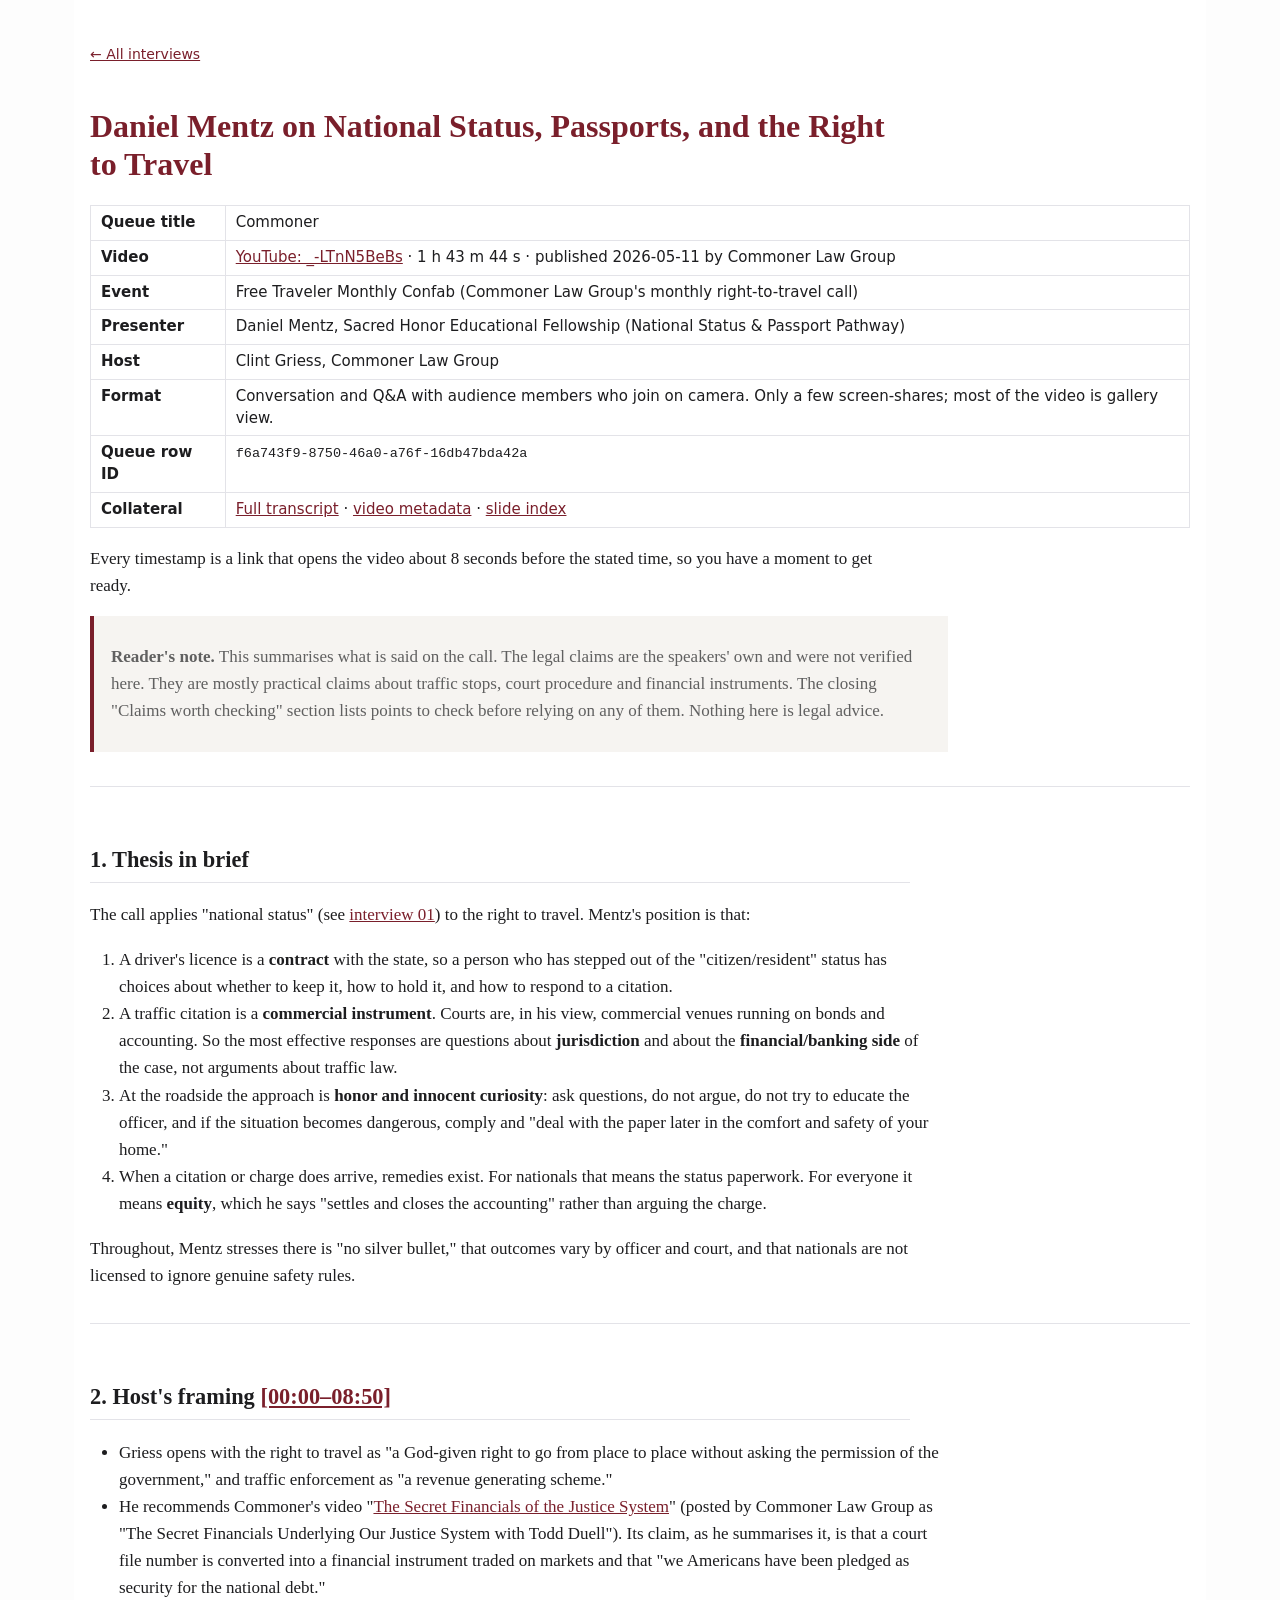
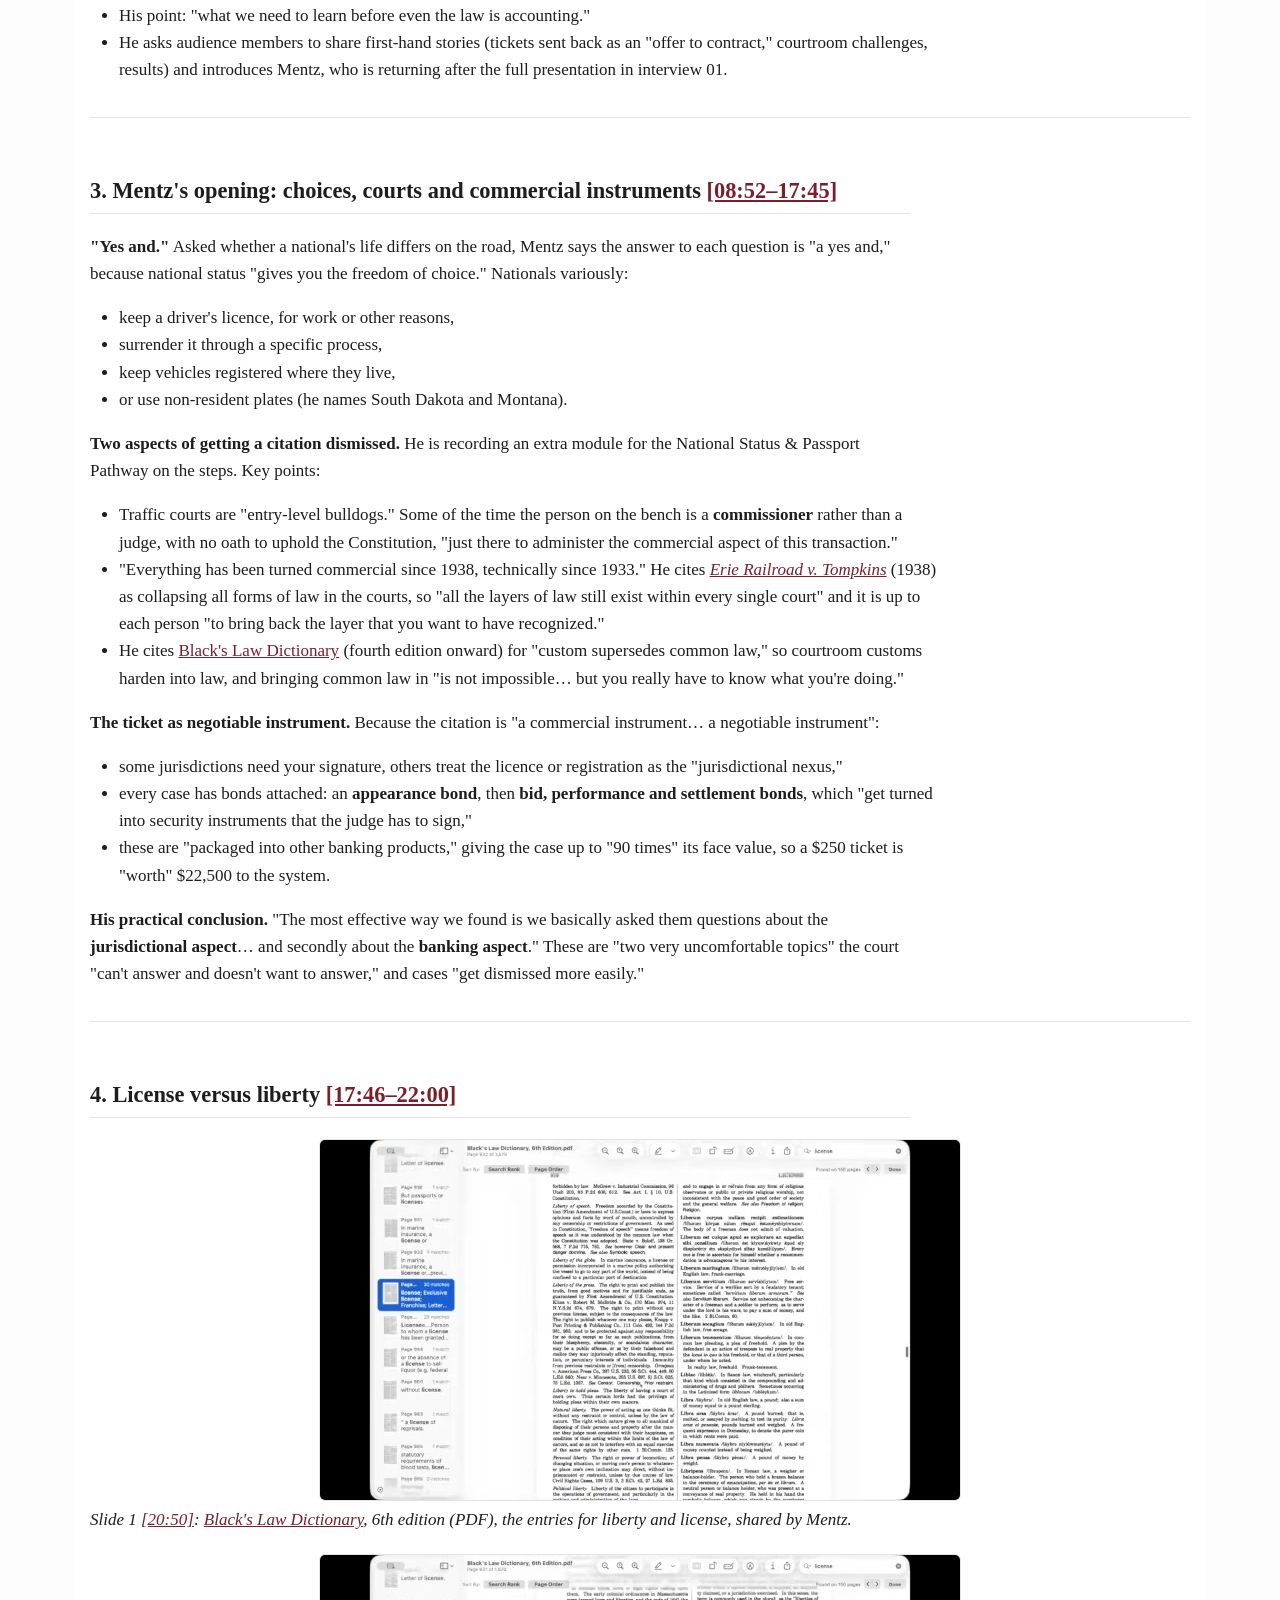
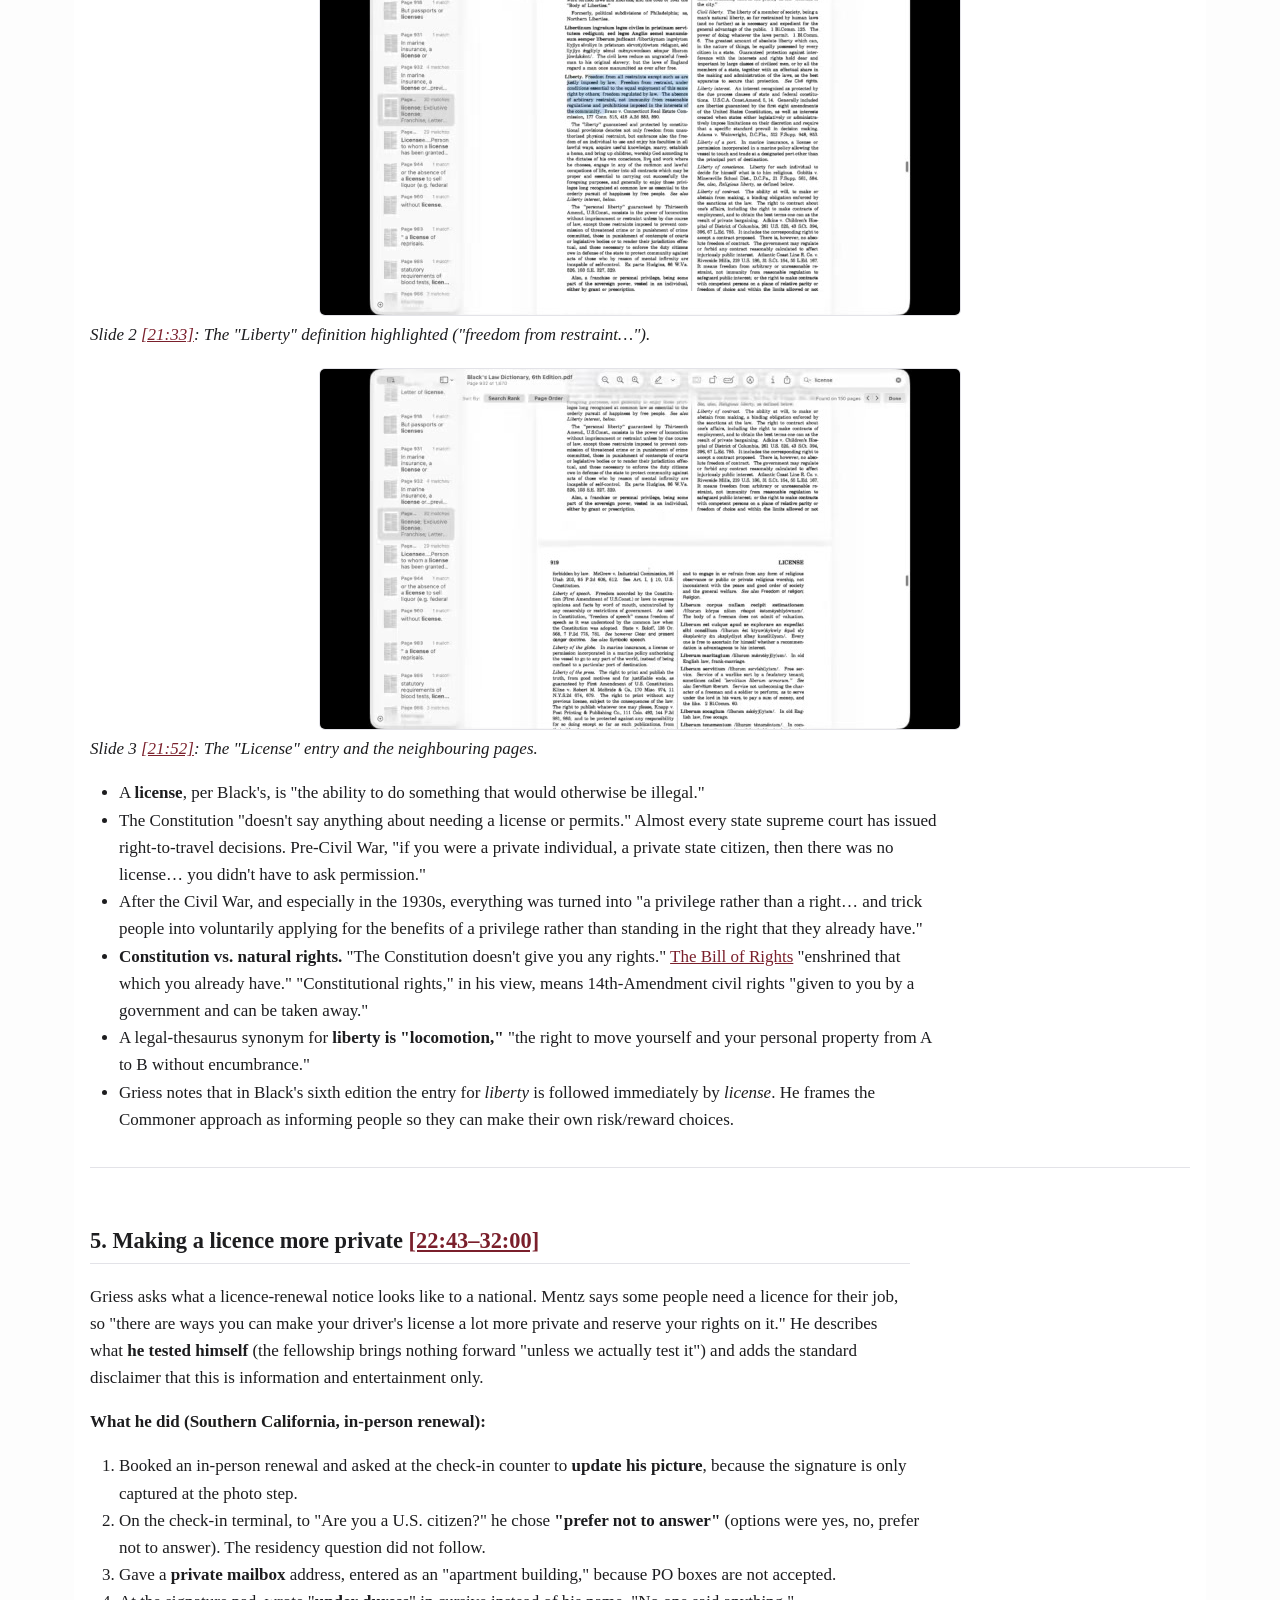
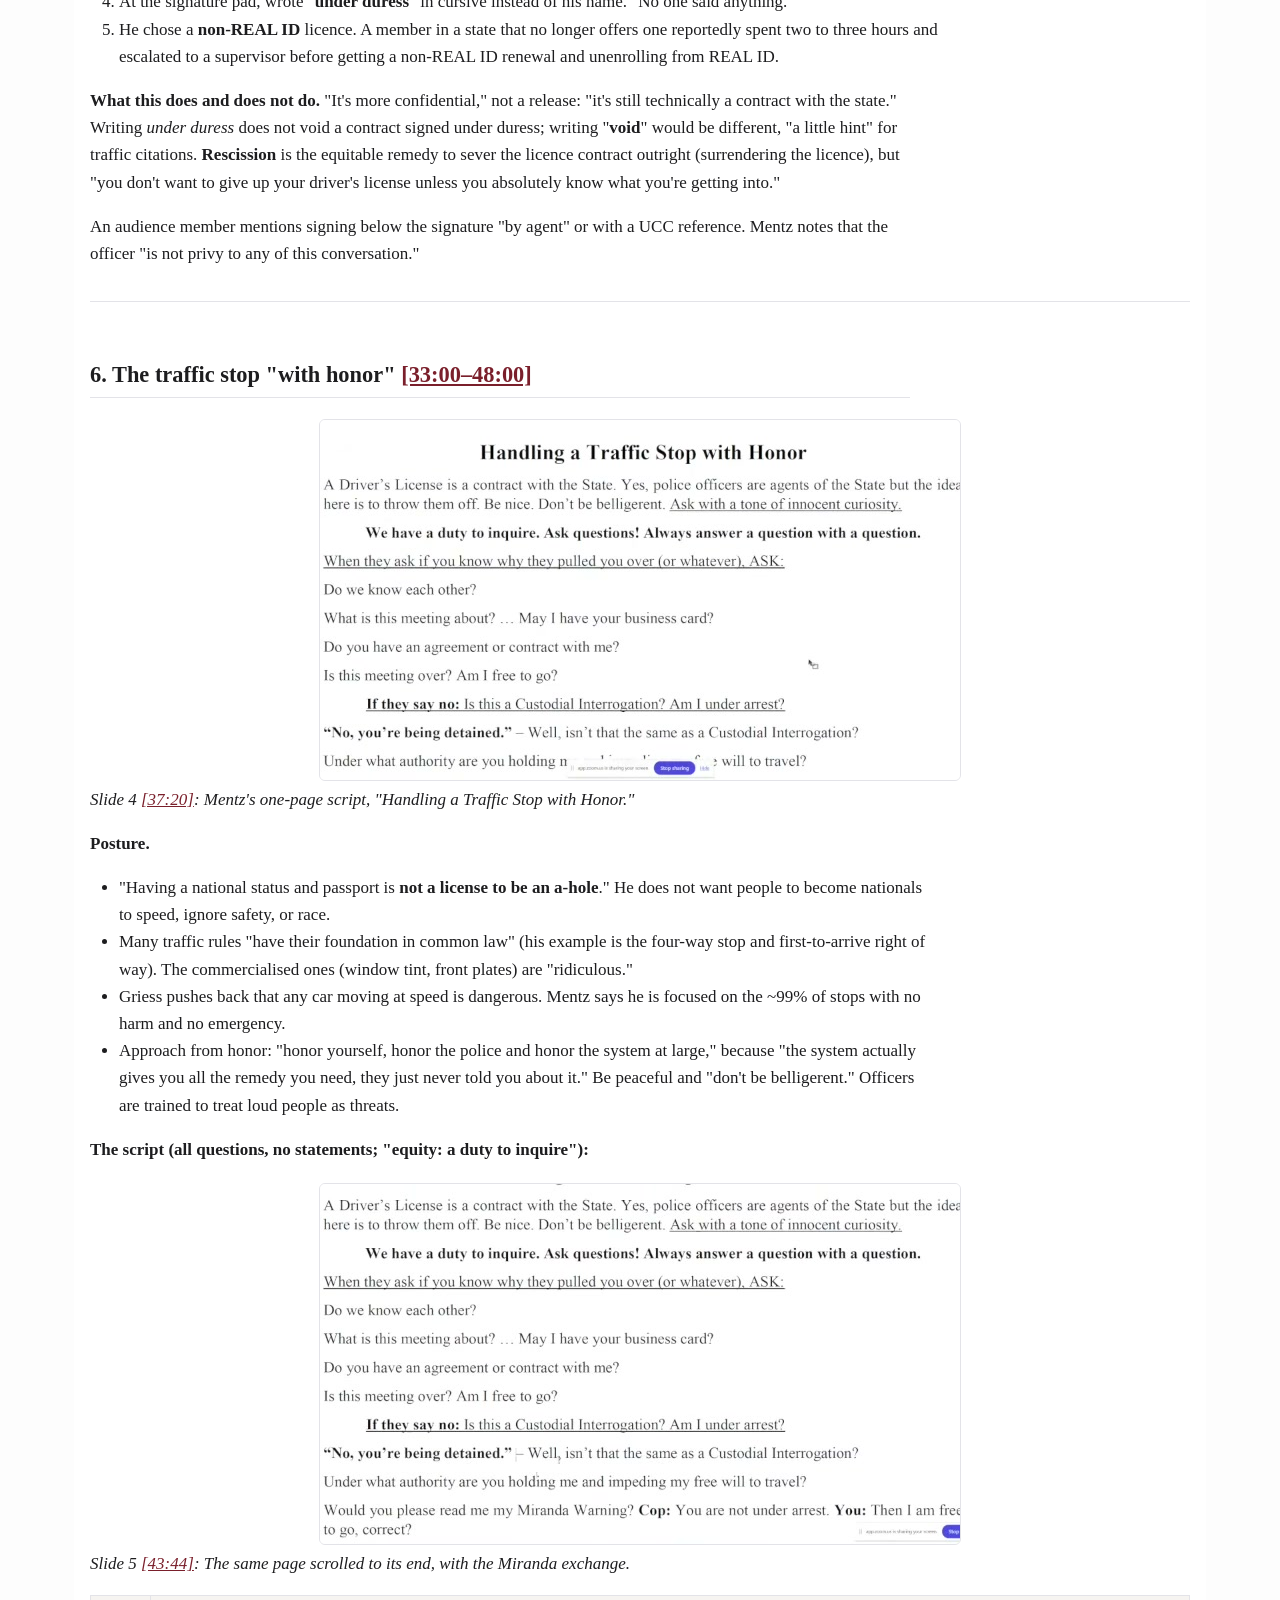
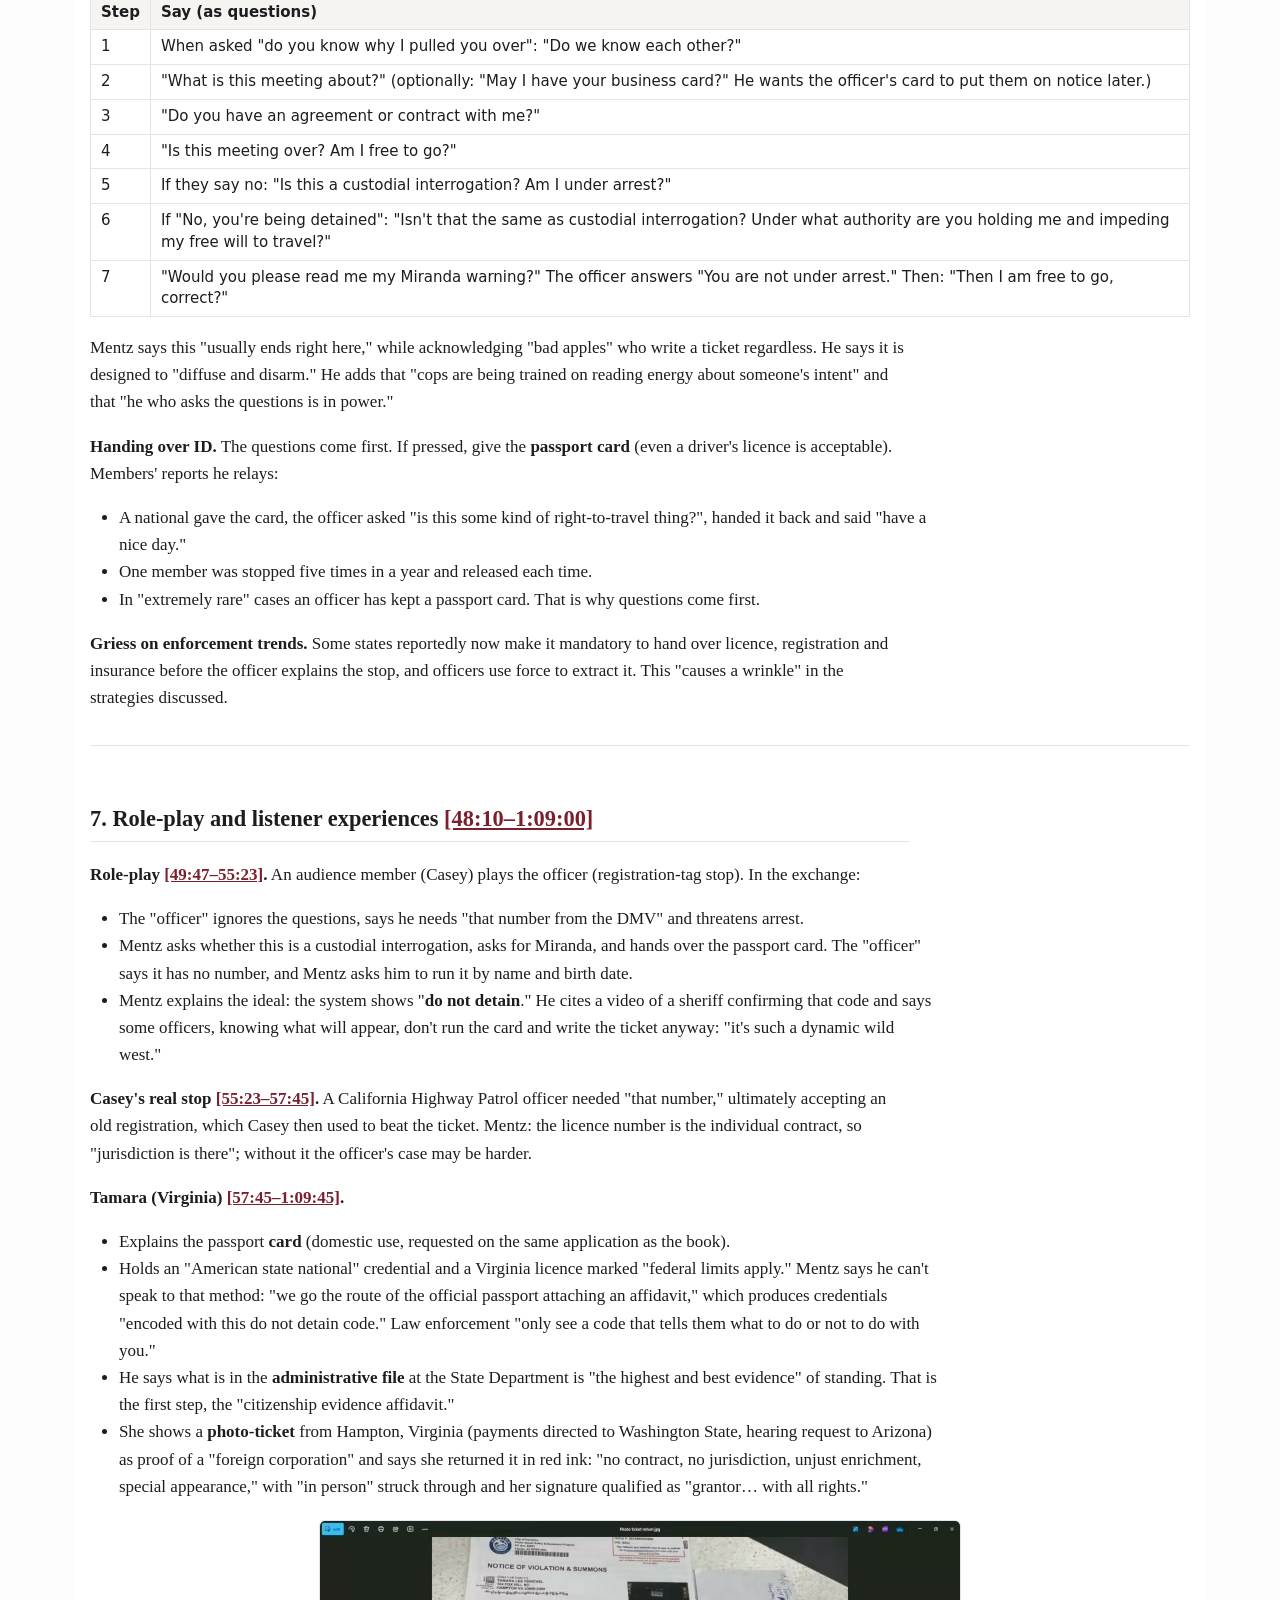
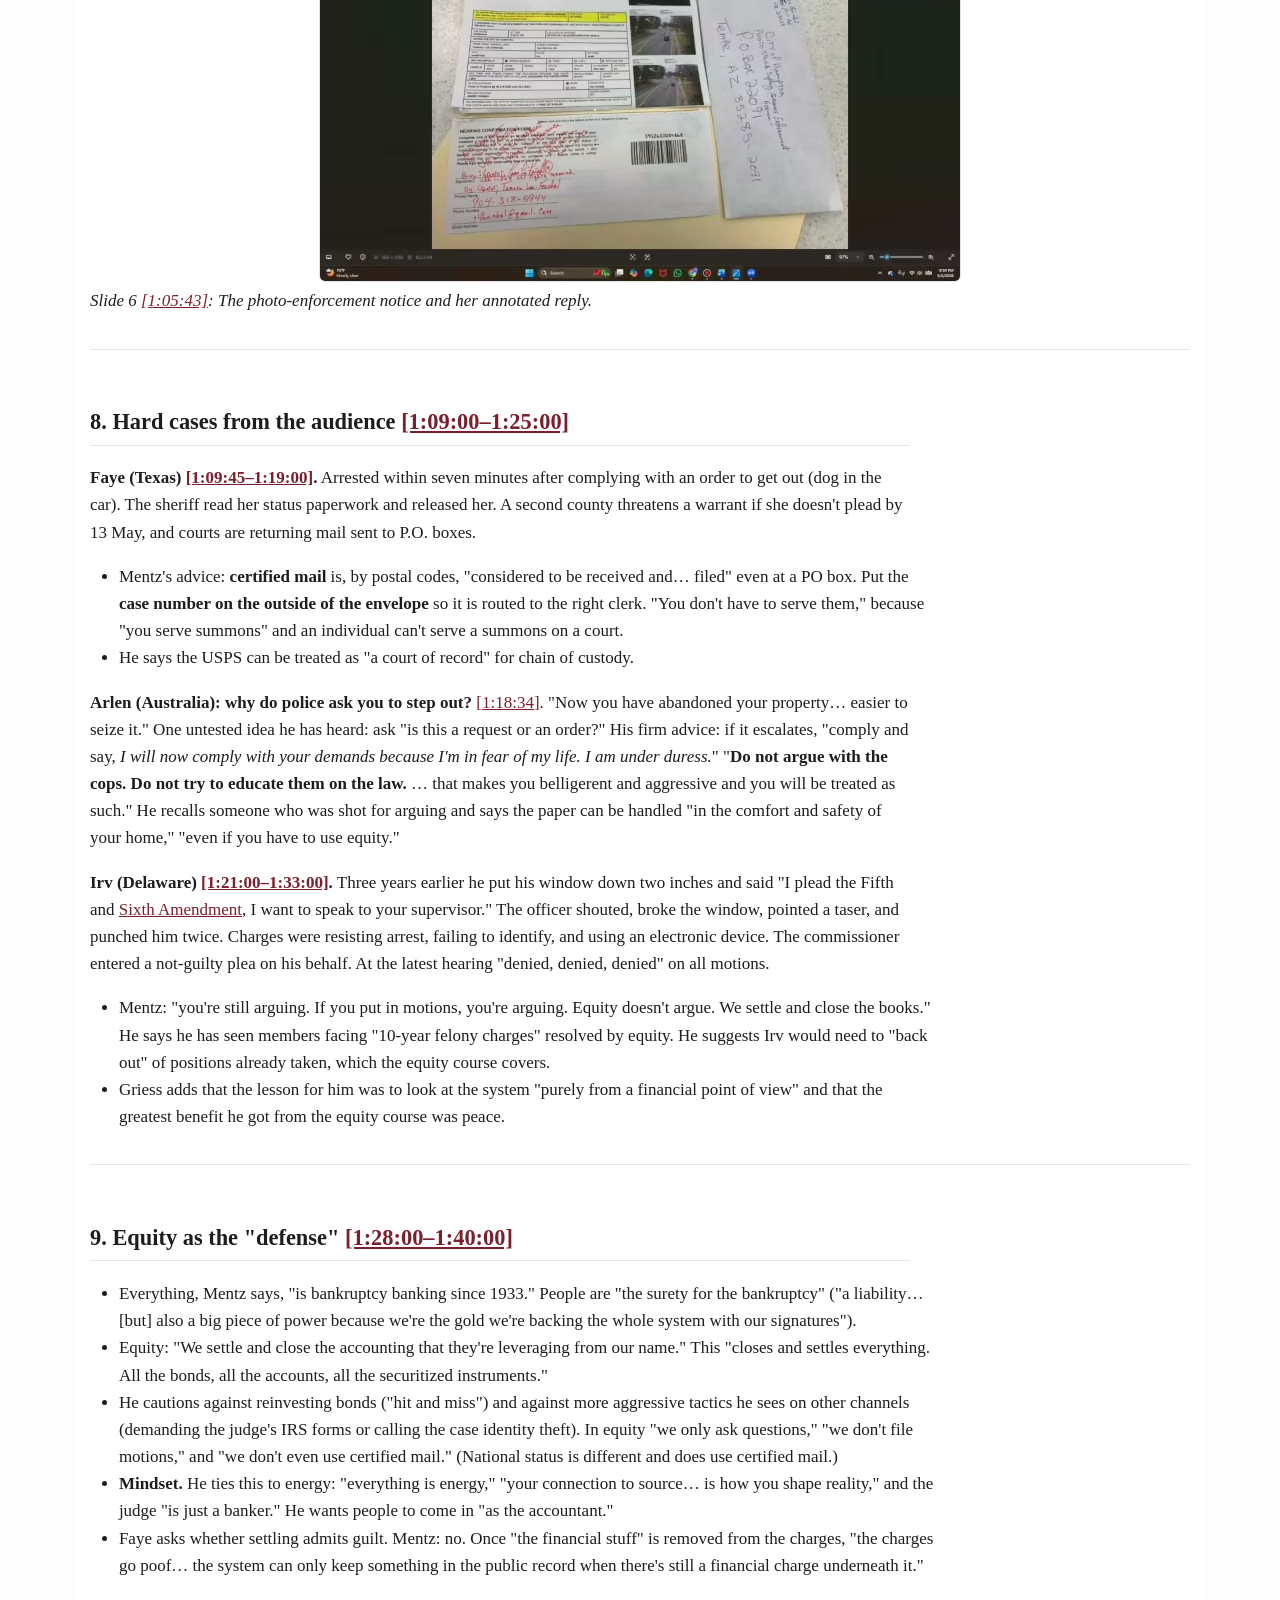
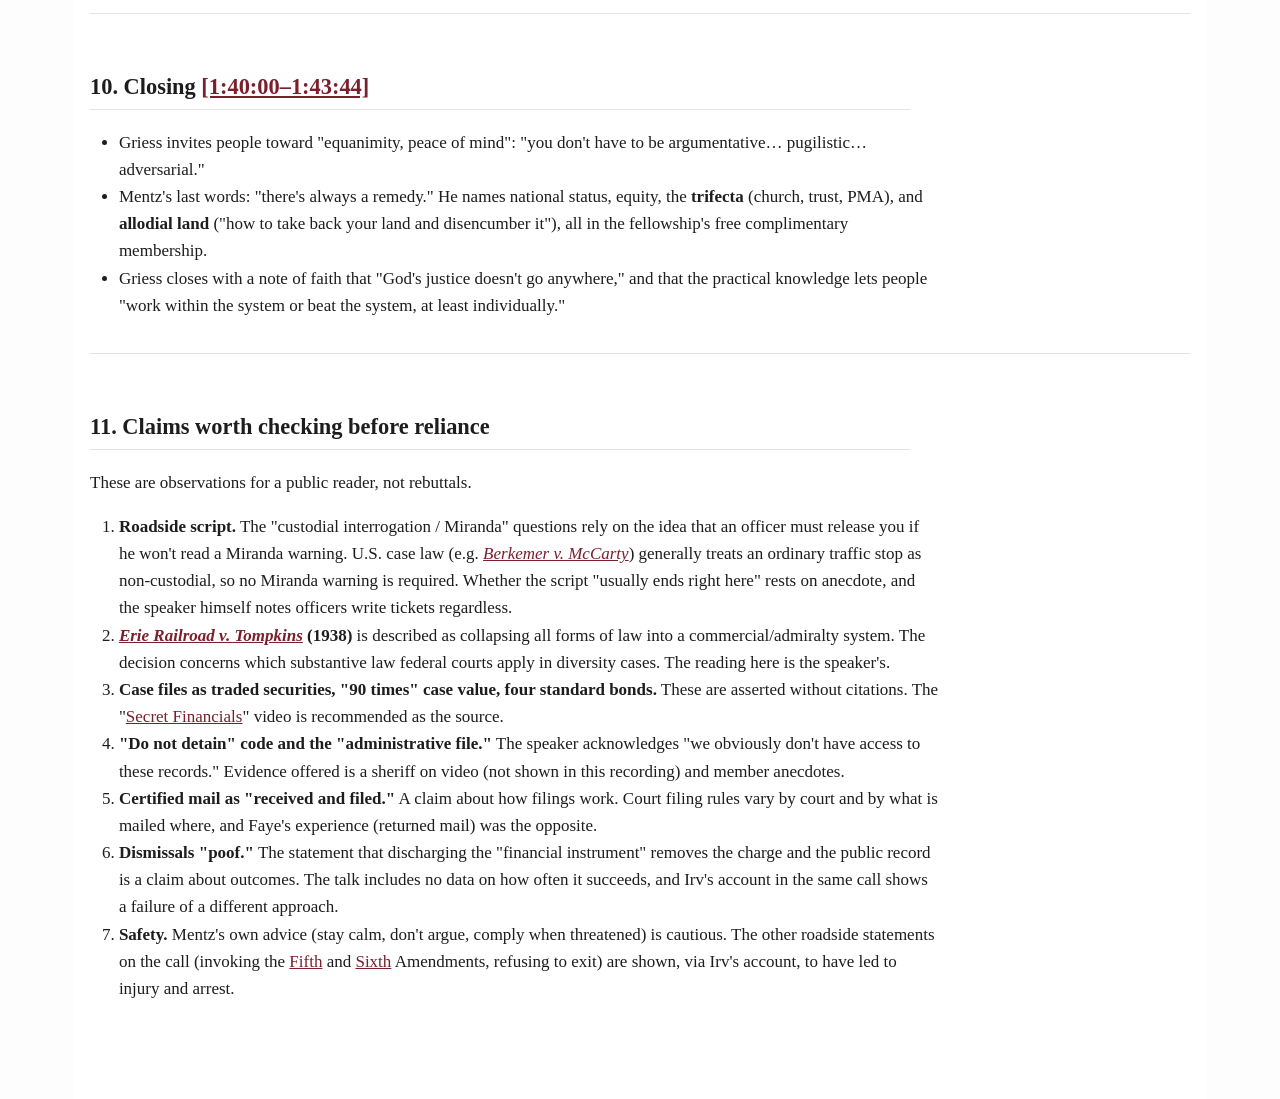
<file: 02.national_status_and_right_to_travel/summary.html>
<!DOCTYPE html>
<html xmlns="http://www.w3.org/1999/xhtml" lang="" xml:lang="">
<head>
  <meta charset="utf-8" />
  <meta name="generator" content="pandoc" />
  <meta name="viewport" content="width=device-width, initial-scale=1.0, user-scalable=yes" />
  <title>Daniel Mentz on National Status, Passports, and the Right to Travel: Summary</title>
  <style>
    html {
      color: #1a1a1a;
      background-color: #fdfdfd;
    }
    body {
      margin: 0 auto;
      max-width: 36em;
      padding-left: 50px;
      padding-right: 50px;
      padding-top: 50px;
      padding-bottom: 50px;
      hyphens: auto;
      overflow-wrap: break-word;
      text-rendering: optimizeLegibility;
      font-kerning: normal;
    }
    @media (max-width: 600px) {
      body {
        font-size: 0.9em;
        padding: 12px;
      }
      h1 {
        font-size: 1.8em;
      }
    }
    @media print {
      html {
        background-color: white;
      }
      body {
        background-color: transparent;
        color: black;
        font-size: 12pt;
      }
      p, h2, h3 {
        orphans: 3;
        widows: 3;
      }
      h2, h3, h4 {
        page-break-after: avoid;
      }
    }
    p {
      margin: 1em 0;
    }
    a {
      color: #1a1a1a;
    }
    a:visited {
      color: #1a1a1a;
    }
    img {
      max-width: 100%;
    }
    svg {
      height: auto;
      max-width: 100%;
    }
    h1, h2, h3, h4, h5, h6 {
      margin-top: 1.4em;
    }
    h5, h6 {
      font-size: 1em;
      font-style: italic;
    }
    h6 {
      font-weight: normal;
    }
    ol, ul {
      padding-left: 1.7em;
      margin-top: 1em;
    }
    li > ol, li > ul {
      margin-top: 0;
    }
    blockquote {
      margin: 1em 0 1em 1.7em;
      padding-left: 1em;
      border-left: 2px solid #e6e6e6;
      color: #606060;
    }
    code {
      font-family: Menlo, Monaco, Consolas, 'Lucida Console', monospace;
      font-size: 85%;
      margin: 0;
      hyphens: manual;
    }
    pre {
      margin: 1em 0;
      overflow: auto;
    }
    pre code {
      padding: 0;
      overflow: visible;
      overflow-wrap: normal;
    }
    .sourceCode {
     background-color: transparent;
     overflow: visible;
    }
    hr {
      border: none;
      border-top: 1px solid #1a1a1a;
      height: 1px;
      margin: 1em 0;
    }
    table {
      margin: 1em 0;
      border-collapse: collapse;
      width: 100%;
      overflow-x: auto;
      display: block;
      font-variant-numeric: lining-nums tabular-nums;
    }
    table caption {
      margin-bottom: 0.75em;
    }
    tbody {
      margin-top: 0.5em;
      border-top: 1px solid #1a1a1a;
      border-bottom: 1px solid #1a1a1a;
    }
    th {
      border-top: 1px solid #1a1a1a;
      padding: 0.25em 0.5em 0.25em 0.5em;
    }
    td {
      padding: 0.125em 0.5em 0.25em 0.5em;
    }
    header {
      margin-bottom: 4em;
      text-align: center;
    }
    #TOC li {
      list-style: none;
    }
    #TOC ul {
      padding-left: 1.3em;
    }
    #TOC > ul {
      padding-left: 0;
    }
    #TOC a:not(:hover) {
      text-decoration: none;
    }
    code{white-space: pre-wrap;}
    span.smallcaps{font-variant: small-caps;}
    div.columns{display: flex; gap: min(4vw, 1.5em);}
    div.column{flex: auto; overflow-x: auto;}
    div.hanging-indent{margin-left: 1.5em; text-indent: -1.5em;}
    /* The extra [class] is a hack that increases specificity enough to
       override a similar rule in reveal.js */
    ul.task-list[class]{list-style: none;}
    ul.task-list li input[type="checkbox"] {
      font-size: inherit;
      width: 0.8em;
      margin: 0 0.8em 0.2em -1.6em;
      vertical-align: middle;
    }
    .display.math{display: block; text-align: center; margin: 0.5rem auto;}
  </style>
  <meta name="viewport" content="width=device-width,initial-scale=1"><meta name="color-scheme" content="only light"><style>:root{color-scheme:only light;--bg:#fff;--fg:#1d1d1f;--mut:#5f6368;--line:#e3e3e8;--acc:#7a1f2b;--soft:#f6f4f1}
  body{background:var(--bg);color:var(--fg);font:17px/1.6 Georgia,'Times New Roman',serif;max-width:1100px;margin:0 auto;padding:32px 16px 80px}
  h1{font-size:2rem;line-height:1.2;color:var(--acc)}h2{margin-top:2.4em;border-bottom:1px solid var(--line);padding-bottom:.2em;font-size:1.4rem}
  img{max-width:100%;height:auto;border:1px solid var(--line);border-radius:6px;display:block;margin:1.2em auto .3em}
  table{border-collapse:collapse;width:100%;font:15px/1.45 system-ui,sans-serif;margin:1em 0;display:block;overflow-x:auto}
  th,td{border:1px solid var(--line);padding:6px 10px;vertical-align:top;text-align:left}th{background:var(--soft)}
  blockquote{margin:1em 0;padding:.6em 1em;background:var(--soft);border-left:4px solid var(--acc)}
  a{color:var(--acc)}code{font-size:.9em}hr{border:0;border-top:1px solid var(--line);margin:2em 0}

  /* text stays at a readable line length; slides and tables use the wide column */
  p,li,blockquote,h1,h2,h3{max-width:820px}
  table{max-width:none}
  img{width:auto;max-width:100%}
  a.slide{display:block;width:fit-content;max-width:100%;margin:1.2em auto .3em}
  a.slide img{margin:0 auto;cursor:zoom-in}
  p:has(> a.slide){max-width:none}

  /* digest: confidence badges (red = High, amber = Medium, green = Low; desaturated) */
  .conf{display:inline-block;font:600 12px/1 system-ui,sans-serif;letter-spacing:.03em;text-transform:uppercase;padding:3px 8px;border-radius:999px;vertical-align:1px}
  .conf.high{background:#f1d9d6;color:#8a2f27}.conf.med{background:#f6e7c6;color:#7a5a12}.conf.low{background:#dcebd9;color:#3f6a3a}
  </style>
</head>
<body><p style="font:14px system-ui,sans-serif"><a href="../index.html">← All interviews</a></p>
<h1
id="daniel-mentz-on-national-status-passports-and-the-right-to-travel">Daniel
Mentz on National Status, Passports, and the Right to Travel</h1>
<table>
<tbody>
<tr>
<td><strong>Queue title</strong></td>
<td>Commoner</td>
</tr>
<tr>
<td><strong>Video</strong></td>
<td><a href="https://www.youtube.com/watch?v=_-LTnN5BeBs">YouTube:
_-LTnN5BeBs</a> · 1 h 43 m 44 s · published 2026-05-11 by Commoner Law
Group</td>
</tr>
<tr>
<td><strong>Event</strong></td>
<td>Free Traveler Monthly Confab (Commoner Law Group's monthly
right-to-travel call)</td>
</tr>
<tr>
<td><strong>Presenter</strong></td>
<td>Daniel Mentz, Sacred Honor Educational Fellowship (National Status
&amp; Passport Pathway)</td>
</tr>
<tr>
<td><strong>Host</strong></td>
<td>Clint Griess, Commoner Law Group</td>
</tr>
<tr>
<td><strong>Format</strong></td>
<td>Conversation and Q&amp;A with audience members who join on camera.
Only a few screen-shares; most of the video is gallery view.</td>
</tr>
<tr>
<td><strong>Queue row ID</strong></td>
<td><code>f6a743f9-8750-46a0-a76f-16db47bda42a</code></td>
</tr>
<tr>
<td><strong>Collateral</strong></td>
<td><a href="collateral/transcript.md">Full transcript</a> · <a
href="collateral/video-metadata.json">video metadata</a> · <a
href="slides/slides-index.md">slide index</a></td>
</tr>
</tbody>
</table>
<p>Every timestamp is a link that opens the video about 8 seconds before
the stated time, so you have a moment to get ready.</p>
<blockquote>
<p><strong>Reader's note.</strong> This summarises what is said on the
call. The legal claims are the speakers' own and were not verified here.
They are mostly practical claims about traffic stops, court procedure
and financial instruments. The closing "Claims worth checking" section
lists points to check before relying on any of them. Nothing here is
legal advice.</p>
</blockquote>
<hr />
<h2 id="1-thesis-in-brief">1. Thesis in brief</h2>
<p>The call applies "national status" (see <a
href="../01.national_status_and_passport/summary.html">interview 01</a>)
to the right to travel. Mentz's position is that:</p>
<ol type="1">
<li>A driver's licence is a <strong>contract</strong> with the state, so
a person who has stepped out of the "citizen/resident" status has
choices about whether to keep it, how to hold it, and how to respond to
a citation.</li>
<li>A traffic citation is a <strong>commercial instrument</strong>.
Courts are, in his view, commercial venues running on bonds and
accounting. So the most effective responses are questions about
<strong>jurisdiction</strong> and about the <strong>financial/banking
side</strong> of the case, not arguments about traffic law.</li>
<li>At the roadside the approach is <strong>honor and innocent
curiosity</strong>: ask questions, do not argue, do not try to educate
the officer, and if the situation becomes dangerous, comply and "deal
with the paper later in the comfort and safety of your home."</li>
<li>When a citation or charge does arrive, remedies exist. For nationals
that means the status paperwork. For everyone it means
<strong>equity</strong>, which he says "settles and closes the
accounting" rather than arguing the charge.</li>
</ol>
<p>Throughout, Mentz stresses there is "no silver bullet," that outcomes
vary by officer and court, and that nationals are not licensed to ignore
genuine safety rules.</p>
<hr />
<h2 id="2-hosts-framing-00000850">2. Host's framing <a
href="https://www.youtube.com/watch?v=_-LTnN5BeBs&amp;t=0s">[00:00–08:50]</a></h2>
<ul>
<li>Griess opens with the right to travel as "a God-given right to go
from place to place without asking the permission of the government,"
and traffic enforcement as "a revenue generating scheme."</li>
<li>He recommends Commoner's video "<a
href="https://www.youtube.com/watch?v=P_c5BJq3EeE">The Secret Financials
of the Justice System</a>" (posted by Commoner Law Group as "The Secret
Financials Underlying Our Justice System with Todd Duell"). Its claim,
as he summarises it, is that a court file number is converted into a
financial instrument traded on markets and that "we Americans have been
pledged as security for the national debt."</li>
<li>His point: "what we need to learn before even the law is
accounting."</li>
<li>He asks audience members to share first-hand stories (tickets sent
back as an "offer to contract," courtroom challenges, results) and
introduces Mentz, who is returning after the full presentation in
interview 01.</li>
</ul>
<hr />
<h2
id="3-mentzs-opening-choices-courts-and-commercial-instruments-08521745">3.
Mentz's opening: choices, courts and commercial instruments <a
href="https://www.youtube.com/watch?v=_-LTnN5BeBs&amp;t=524s">[08:52–17:45]</a></h2>
<p><strong>"Yes and."</strong> Asked whether a national's life differs
on the road, Mentz says the answer to each question is "a yes and,"
because national status "gives you the freedom of choice." Nationals
variously:</p>
<ul>
<li>keep a driver's licence, for work or other reasons,</li>
<li>surrender it through a specific process,</li>
<li>keep vehicles registered where they live,</li>
<li>or use non-resident plates (he names South Dakota and Montana).</li>
</ul>
<p><strong>Two aspects of getting a citation dismissed.</strong> He is
recording an extra module for the National Status &amp; Passport Pathway
on the steps. Key points:</p>
<ul>
<li>Traffic courts are "entry-level bulldogs." Some of the time the
person on the bench is a <strong>commissioner</strong> rather than a
judge, with no oath to uphold the Constitution, "just there to
administer the commercial aspect of this transaction."</li>
<li>"Everything has been turned commercial since 1938, technically since
1933." He cites <em><a
href="https://supreme.justia.com/cases/federal/us/304/64/">Erie Railroad
v. Tompkins</a></em> (1938) as collapsing all forms of law in the
courts, so "all the layers of law still exist within every single court"
and it is up to each person "to bring back the layer that you want to
have recognized."</li>
<li>He cites <a href="https://thelawdictionary.org/">Black's Law
Dictionary</a> (fourth edition onward) for "custom supersedes common
law," so courtroom customs harden into law, and bringing common law in
"is not impossible… but you really have to know what you're doing."</li>
</ul>
<p><strong>The ticket as negotiable instrument.</strong> Because the
citation is "a commercial instrument… a negotiable instrument":</p>
<ul>
<li>some jurisdictions need your signature, others treat the licence or
registration as the "jurisdictional nexus,"</li>
<li>every case has bonds attached: an <strong>appearance bond</strong>,
then <strong>bid, performance and settlement bonds</strong>, which "get
turned into security instruments that the judge has to sign,"</li>
<li>these are "packaged into other banking products," giving the case up
to "90 times" its face value, so a $250 ticket is "worth" $22,500 to the
system.</li>
</ul>
<p><strong>His practical conclusion.</strong> "The most effective way we
found is we basically asked them questions about the
<strong>jurisdictional aspect</strong>… and secondly about the
<strong>banking aspect</strong>." These are "two very uncomfortable
topics" the court "can't answer and doesn't want to answer," and cases
"get dismissed more easily."</p>
<hr />
<h2 id="4-license-versus-liberty-17462200">4. License versus liberty <a
href="https://www.youtube.com/watch?v=_-LTnN5BeBs&amp;t=1058s">[17:46–22:00]</a></h2>
<p><a class="slide" href="slides/slide-01_00-20-50.jpg" target="_blank" rel="noopener"><img src="slides/slide-01_00-20-50.jpg"
alt="Black&#39;s Law Dictionary, 6th ed.: liberty/license entries"></a>
<em>Slide 1 <a
href="https://www.youtube.com/watch?v=_-LTnN5BeBs&amp;t=1242s">[20:50]</a>:
<a href="https://thelawdictionary.org/">Black's Law Dictionary</a>, 6th
edition (PDF), the entries for liberty and license, shared by
Mentz.</em></p>
<p><a class="slide" href="slides/slide-02_00-21-33.jpg" target="_blank" rel="noopener"><img src="slides/slide-02_00-21-33.jpg"
alt="Highlighted definition of liberty"></a> <em>Slide 2 <a
href="https://www.youtube.com/watch?v=_-LTnN5BeBs&amp;t=1285s">[21:33]</a>:
The "Liberty" definition highlighted ("freedom from
restraint…").</em></p>
<p><a class="slide" href="slides/slide-03_00-21-52.jpg" target="_blank" rel="noopener"><img src="slides/slide-03_00-21-52.jpg" alt="License entry"></a>
<em>Slide 3 <a
href="https://www.youtube.com/watch?v=_-LTnN5BeBs&amp;t=1304s">[21:52]</a>:
The "License" entry and the neighbouring pages.</em></p>
<ul>
<li>A <strong>license</strong>, per Black's, is "the ability to do
something that would otherwise be illegal."</li>
<li>The Constitution "doesn't say anything about needing a license or
permits." Almost every state supreme court has issued right-to-travel
decisions. Pre-Civil War, "if you were a private individual, a private
state citizen, then there was no license… you didn't have to ask
permission."</li>
<li>After the Civil War, and especially in the 1930s, everything was
turned into "a privilege rather than a right… and trick people into
voluntarily applying for the benefits of a privilege rather than
standing in the right that they already have."</li>
<li><strong>Constitution vs. natural rights.</strong> "The Constitution
doesn't give you any rights." <a
href="https://www.archives.gov/founding-docs/bill-of-rights-transcript">The
Bill of Rights</a> "enshrined that which you already have."
"Constitutional rights," in his view, means 14th-Amendment civil rights
"given to you by a government and can be taken away."</li>
<li>A legal-thesaurus synonym for <strong>liberty is
"locomotion,"</strong> "the right to move yourself and your personal
property from A to B without encumbrance."</li>
<li>Griess notes that in Black's sixth edition the entry for
<em>liberty</em> is followed immediately by <em>license</em>. He frames
the Commoner approach as informing people so they can make their own
risk/reward choices.</li>
</ul>
<hr />
<h2 id="5-making-a-licence-more-private-22433200">5. Making a licence
more private <a
href="https://www.youtube.com/watch?v=_-LTnN5BeBs&amp;t=1355s">[22:43–32:00]</a></h2>
<p>Griess asks what a licence-renewal notice looks like to a national.
Mentz says some people need a licence for their job, so "there are ways
you can make your driver's license a lot more private and reserve your
rights on it." He describes what <strong>he tested himself</strong> (the
fellowship brings nothing forward "unless we actually test it") and adds
the standard disclaimer that this is information and entertainment
only.</p>
<p><strong>What he did (Southern California, in-person
renewal):</strong></p>
<ol type="1">
<li>Booked an in-person renewal and asked at the check-in counter to
<strong>update his picture</strong>, because the signature is only
captured at the photo step.</li>
<li>On the check-in terminal, to "Are you a U.S. citizen?" he chose
<strong>"prefer not to answer"</strong> (options were yes, no, prefer
not to answer). The residency question did not follow.</li>
<li>Gave a <strong>private mailbox</strong> address, entered as an
"apartment building," because PO boxes are not accepted.</li>
<li>At the signature pad, wrote "<strong>under duress</strong>" in
cursive instead of his name. "No one said anything."</li>
<li>He chose a <strong>non-REAL ID</strong> licence. A member in a state
that no longer offers one reportedly spent two to three hours and
escalated to a supervisor before getting a non-REAL ID renewal and
unenrolling from REAL ID.</li>
</ol>
<p><strong>What this does and does not do.</strong> "It's more
confidential," not a release: "it's still technically a contract with
the state." Writing <em>under duress</em> does not void a contract
signed under duress; writing "<strong>void</strong>" would be different,
"a little hint" for traffic citations. <strong>Rescission</strong> is
the equitable remedy to sever the licence contract outright
(surrendering the licence), but "you don't want to give up your driver's
license unless you absolutely know what you're getting into."</p>
<p>An audience member mentions signing below the signature "by agent" or
with a UCC reference. Mentz notes that the officer "is not privy to any
of this conversation."</p>
<hr />
<h2 id="6-the-traffic-stop-with-honor-33004800">6. The traffic stop
"with honor" <a
href="https://www.youtube.com/watch?v=_-LTnN5BeBs&amp;t=1972s">[33:00–48:00]</a></h2>
<p><a class="slide" href="slides/slide-04_00-37-20.jpg" target="_blank" rel="noopener"><img src="slides/slide-04_00-37-20.jpg"
alt="Handling a Traffic Stop with Honor"></a> <em>Slide 4 <a
href="https://www.youtube.com/watch?v=_-LTnN5BeBs&amp;t=2232s">[37:20]</a>:
Mentz's one-page script, "Handling a Traffic Stop with Honor."</em></p>
<p><strong>Posture.</strong></p>
<ul>
<li>"Having a national status and passport is <strong>not a license to
be an a-hole</strong>." He does not want people to become nationals to
speed, ignore safety, or race.</li>
<li>Many traffic rules "have their foundation in common law" (his
example is the four-way stop and first-to-arrive right of way). The
commercialised ones (window tint, front plates) are "ridiculous."</li>
<li>Griess pushes back that any car moving at speed is dangerous. Mentz
says he is focused on the ~99% of stops with no harm and no
emergency.</li>
<li>Approach from honor: "honor yourself, honor the police and honor the
system at large," because "the system actually gives you all the remedy
you need, they just never told you about it." Be peaceful and "don't be
belligerent." Officers are trained to treat loud people as threats.</li>
</ul>
<p><strong>The script (all questions, no statements; "equity: a duty to
inquire"):</strong></p>
<p><a class="slide" href="slides/slide-05_00-43-44.jpg" target="_blank" rel="noopener"><img src="slides/slide-05_00-43-44.jpg" alt="Script continued"></a>
<em>Slide 5 <a
href="https://www.youtube.com/watch?v=_-LTnN5BeBs&amp;t=2616s">[43:44]</a>:
The same page scrolled to its end, with the Miranda exchange.</em></p>
<table>
<thead>
<tr>
<th>Step</th>
<th>Say (as questions)</th>
</tr>
</thead>
<tbody>
<tr>
<td>1</td>
<td>When asked "do you know why I pulled you over": "Do we know each
other?"</td>
</tr>
<tr>
<td>2</td>
<td>"What is this meeting about?" (optionally: "May I have your business
card?" He wants the officer's card to put them on notice later.)</td>
</tr>
<tr>
<td>3</td>
<td>"Do you have an agreement or contract with me?"</td>
</tr>
<tr>
<td>4</td>
<td>"Is this meeting over? Am I free to go?"</td>
</tr>
<tr>
<td>5</td>
<td>If they say no: "Is this a custodial interrogation? Am I under
arrest?"</td>
</tr>
<tr>
<td>6</td>
<td>If "No, you're being detained": "Isn't that the same as custodial
interrogation? Under what authority are you holding me and impeding my
free will to travel?"</td>
</tr>
<tr>
<td>7</td>
<td>"Would you please read me my Miranda warning?" The officer answers
"You are not under arrest." Then: "Then I am free to go, correct?"</td>
</tr>
</tbody>
</table>
<p>Mentz says this "usually ends right here," while acknowledging "bad
apples" who write a ticket regardless. He says it is designed to
"diffuse and disarm." He adds that "cops are being trained on reading
energy about someone's intent" and that "he who asks the questions is in
power."</p>
<p><strong>Handing over ID.</strong> The questions come first. If
pressed, give the <strong>passport card</strong> (even a driver's
licence is acceptable). Members' reports he relays:</p>
<ul>
<li>A national gave the card, the officer asked "is this some kind of
right-to-travel thing?", handed it back and said "have a nice day."</li>
<li>One member was stopped five times in a year and released each
time.</li>
<li>In "extremely rare" cases an officer has kept a passport card. That
is why questions come first.</li>
</ul>
<p><strong>Griess on enforcement trends.</strong> Some states reportedly
now make it mandatory to hand over licence, registration and insurance
before the officer explains the stop, and officers use force to extract
it. This "causes a wrinkle" in the strategies discussed.</p>
<hr />
<h2 id="7-role-play-and-listener-experiences-481010900">7. Role-play and
listener experiences <a
href="https://www.youtube.com/watch?v=_-LTnN5BeBs&amp;t=2882s">[48:10–1:09:00]</a></h2>
<p><strong>Role-play <a
href="https://www.youtube.com/watch?v=_-LTnN5BeBs&amp;t=2979s">[49:47–55:23]</a>.</strong>
An audience member (Casey) plays the officer (registration-tag stop). In
the exchange:</p>
<ul>
<li>The "officer" ignores the questions, says he needs "that number from
the DMV" and threatens arrest.</li>
<li>Mentz asks whether this is a custodial interrogation, asks for
Miranda, and hands over the passport card. The "officer" says it has no
number, and Mentz asks him to run it by name and birth date.</li>
<li>Mentz explains the ideal: the system shows "<strong>do not
detain</strong>." He cites a video of a sheriff confirming that code and
says some officers, knowing what will appear, don't run the card and
write the ticket anyway: "it's such a dynamic wild west."</li>
</ul>
<p><strong>Casey's real stop <a
href="https://www.youtube.com/watch?v=_-LTnN5BeBs&amp;t=3315s">[55:23–57:45]</a>.</strong>
A California Highway Patrol officer needed "that number," ultimately
accepting an old registration, which Casey then used to beat the ticket.
Mentz: the licence number is the individual contract, so "jurisdiction
is there"; without it the officer's case may be harder.</p>
<p><strong>Tamara (Virginia) <a
href="https://www.youtube.com/watch?v=_-LTnN5BeBs&amp;t=3457s">[57:45–1:09:45]</a>.</strong></p>
<ul>
<li>Explains the passport <strong>card</strong> (domestic use, requested
on the same application as the book).</li>
<li>Holds an "American state national" credential and a Virginia licence
marked "federal limits apply." Mentz says he can't speak to that method:
"we go the route of the official passport attaching an affidavit," which
produces credentials "encoded with this do not detain code." Law
enforcement "only see a code that tells them what to do or not to do
with you."</li>
<li>He says what is in the <strong>administrative file</strong> at the
State Department is "the highest and best evidence" of standing. That is
the first step, the "citizenship evidence affidavit."</li>
<li>She shows a <strong>photo-ticket</strong> from Hampton, Virginia
(payments directed to Washington State, hearing request to Arizona) as
proof of a "foreign corporation" and says she returned it in red ink:
"no contract, no jurisdiction, unjust enrichment, special appearance,"
with "in person" struck through and her signature qualified as "grantor…
with all rights."</li>
</ul>
<p><a class="slide" href="slides/slide-06_01-05-43.jpg" target="_blank" rel="noopener"><img src="slides/slide-06_01-05-43.jpg"
alt="Tamara&#39;s ticket and envelope"></a> <em>Slide 6 <a
href="https://www.youtube.com/watch?v=_-LTnN5BeBs&amp;t=3935s">[1:05:43]</a>:
The photo-enforcement notice and her annotated reply.</em></p>
<hr />
<h2 id="8-hard-cases-from-the-audience-1090012500">8. Hard cases from
the audience <a
href="https://www.youtube.com/watch?v=_-LTnN5BeBs&amp;t=4132s">[1:09:00–1:25:00]</a></h2>
<p><strong>Faye (Texas) <a
href="https://www.youtube.com/watch?v=_-LTnN5BeBs&amp;t=4177s">[1:09:45–1:19:00]</a>.</strong>
Arrested within seven minutes after complying with an order to get out
(dog in the car). The sheriff read her status paperwork and released
her. A second county threatens a warrant if she doesn't plead by 13 May,
and courts are returning mail sent to P.O. boxes.</p>
<ul>
<li>Mentz's advice: <strong>certified mail</strong> is, by postal codes,
"considered to be received and… filed" even at a PO box. Put the
<strong>case number on the outside of the envelope</strong> so it is
routed to the right clerk. "You don't have to serve them," because "you
serve summons" and an individual can't serve a summons on a court.</li>
<li>He says the USPS can be treated as "a court of record" for chain of
custody.</li>
</ul>
<p><strong>Arlen (Australia): why do police ask you to step
out?</strong> <a
href="https://www.youtube.com/watch?v=_-LTnN5BeBs&amp;t=4706s">[1:18:34]</a>.
"Now you have abandoned your property… easier to seize it." One untested
idea he has heard: ask "is this a request or an order?" His firm advice:
if it escalates, "comply and say, <em>I will now comply with your
demands because I'm in fear of my life. I am under duress.</em>"
"<strong>Do not argue with the cops. Do not try to educate them on the
law.</strong> … that makes you belligerent and aggressive and you will
be treated as such." He recalls someone who was shot for arguing and
says the paper can be handled "in the comfort and safety of your home,"
"even if you have to use equity."</p>
<p><strong>Irv (Delaware) <a
href="https://www.youtube.com/watch?v=_-LTnN5BeBs&amp;t=4852s">[1:21:00–1:33:00]</a>.</strong>
Three years earlier he put his window down two inches and said "I plead
the Fifth and <a
href="https://constitution.congress.gov/constitution/amendment-6/">Sixth
Amendment</a>, I want to speak to your supervisor." The officer shouted,
broke the window, pointed a taser, and punched him twice. Charges were
resisting arrest, failing to identify, and using an electronic device.
The commissioner entered a not-guilty plea on his behalf. At the latest
hearing "denied, denied, denied" on all motions.</p>
<ul>
<li>Mentz: "you're still arguing. If you put in motions, you're arguing.
Equity doesn't argue. We settle and close the books." He says he has
seen members facing "10-year felony charges" resolved by equity. He
suggests Irv would need to "back out" of positions already taken, which
the equity course covers.</li>
<li>Griess adds that the lesson for him was to look at the system
"purely from a financial point of view" and that the greatest benefit he
got from the equity course was peace.</li>
</ul>
<hr />
<h2 id="9-equity-as-the-defense-1280014000">9. Equity as the "defense"
<a
href="https://www.youtube.com/watch?v=_-LTnN5BeBs&amp;t=5272s">[1:28:00–1:40:00]</a></h2>
<ul>
<li>Everything, Mentz says, "is bankruptcy banking since 1933." People
are "the surety for the bankruptcy" ("a liability… [but] also a big
piece of power because we're the gold we're backing the whole system
with our signatures").</li>
<li>Equity: "We settle and close the accounting that they're leveraging
from our name." This "closes and settles everything. All the bonds, all
the accounts, all the securitized instruments."</li>
<li>He cautions against reinvesting bonds ("hit and miss") and against
more aggressive tactics he sees on other channels (demanding the judge's
IRS forms or calling the case identity theft). In equity "we only ask
questions," "we don't file motions," and "we don't even use certified
mail." (National status is different and does use certified mail.)</li>
<li><strong>Mindset.</strong> He ties this to energy: "everything is
energy," "your connection to source… is how you shape reality," and the
judge "is just a banker." He wants people to come in "as the
accountant."</li>
<li>Faye asks whether settling admits guilt. Mentz: no. Once "the
financial stuff" is removed from the charges, "the charges go poof… the
system can only keep something in the public record when there's still a
financial charge underneath it."</li>
</ul>
<hr />
<h2 id="10-closing-1400014344">10. Closing <a
href="https://www.youtube.com/watch?v=_-LTnN5BeBs&amp;t=5992s">[1:40:00–1:43:44]</a></h2>
<ul>
<li>Griess invites people toward "equanimity, peace of mind": "you don't
have to be argumentative… pugilistic… adversarial."</li>
<li>Mentz's last words: "there's always a remedy." He names national
status, equity, the <strong>trifecta</strong> (church, trust, PMA), and
<strong>allodial land</strong> ("how to take back your land and
disencumber it"), all in the fellowship's free complimentary
membership.</li>
<li>Griess closes with a note of faith that "God's justice doesn't go
anywhere," and that the practical knowledge lets people "work within the
system or beat the system, at least individually."</li>
</ul>
<hr />
<h2 id="11-claims-worth-checking-before-reliance">11. Claims worth
checking before reliance</h2>
<p>These are observations for a public reader, not rebuttals.</p>
<ol type="1">
<li><strong>Roadside script.</strong> The "custodial interrogation /
Miranda" questions rely on the idea that an officer must release you if
he won't read a Miranda warning. U.S. case law (e.g. <em><a
href="https://www.law.cornell.edu/supremecourt/text/468/420">Berkemer v.
McCarty</a></em>) generally treats an ordinary traffic stop as
non-custodial, so no Miranda warning is required. Whether the script
"usually ends right here" rests on anecdote, and the speaker himself
notes officers write tickets regardless.</li>
<li><strong><em><a
href="https://supreme.justia.com/cases/federal/us/304/64/">Erie Railroad
v. Tompkins</a></em> (1938)</strong> is described as collapsing all
forms of law into a commercial/admiralty system. The decision concerns
which substantive law federal courts apply in diversity cases. The
reading here is the speaker's.</li>
<li><strong>Case files as traded securities, "90 times" case value, four
standard bonds.</strong> These are asserted without citations. The "<a
href="https://www.youtube.com/watch?v=P_c5BJq3EeE">Secret
Financials</a>" video is recommended as the source.</li>
<li><strong>"Do not detain" code and the "administrative file."</strong>
The speaker acknowledges "we obviously don't have access to these
records." Evidence offered is a sheriff on video (not shown in this
recording) and member anecdotes.</li>
<li><strong>Certified mail as "received and filed."</strong> A claim
about how filings work. Court filing rules vary by court and by what is
mailed where, and Faye's experience (returned mail) was the
opposite.</li>
<li><strong>Dismissals "poof."</strong> The statement that discharging
the "financial instrument" removes the charge and the public record is a
claim about outcomes. The talk includes no data on how often it
succeeds, and Irv's account in the same call shows a failure of a
different approach.</li>
<li><strong>Safety.</strong> Mentz's own advice (stay calm, don't argue,
comply when threatened) is cautious. The other roadside statements on
the call (invoking the <a
href="https://constitution.congress.gov/constitution/amendment-5/">Fifth</a>
and <a
href="https://constitution.congress.gov/constitution/amendment-6/">Sixth</a>
Amendments, refusing to exit) are shown, via Irv's account, to have led
to injury and arrest.</li>
</ol>
</body>
</html>
</file>
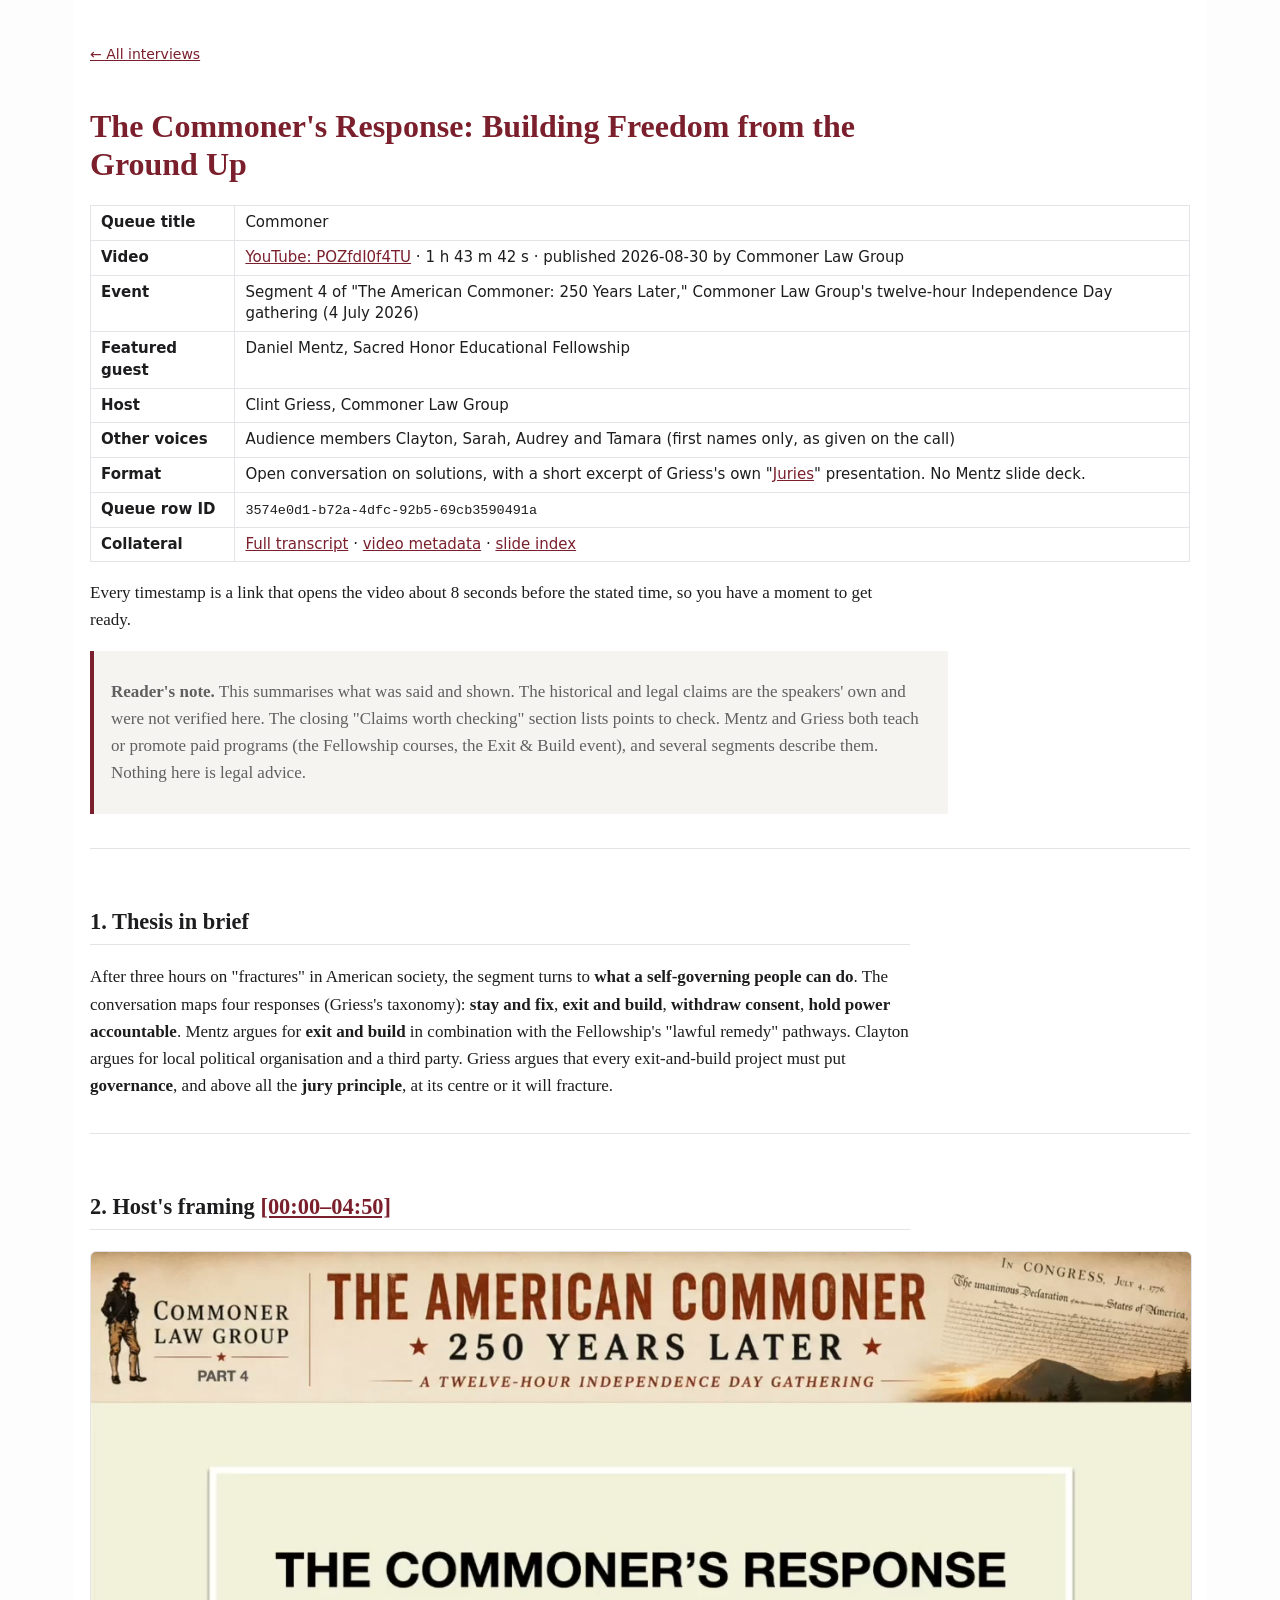
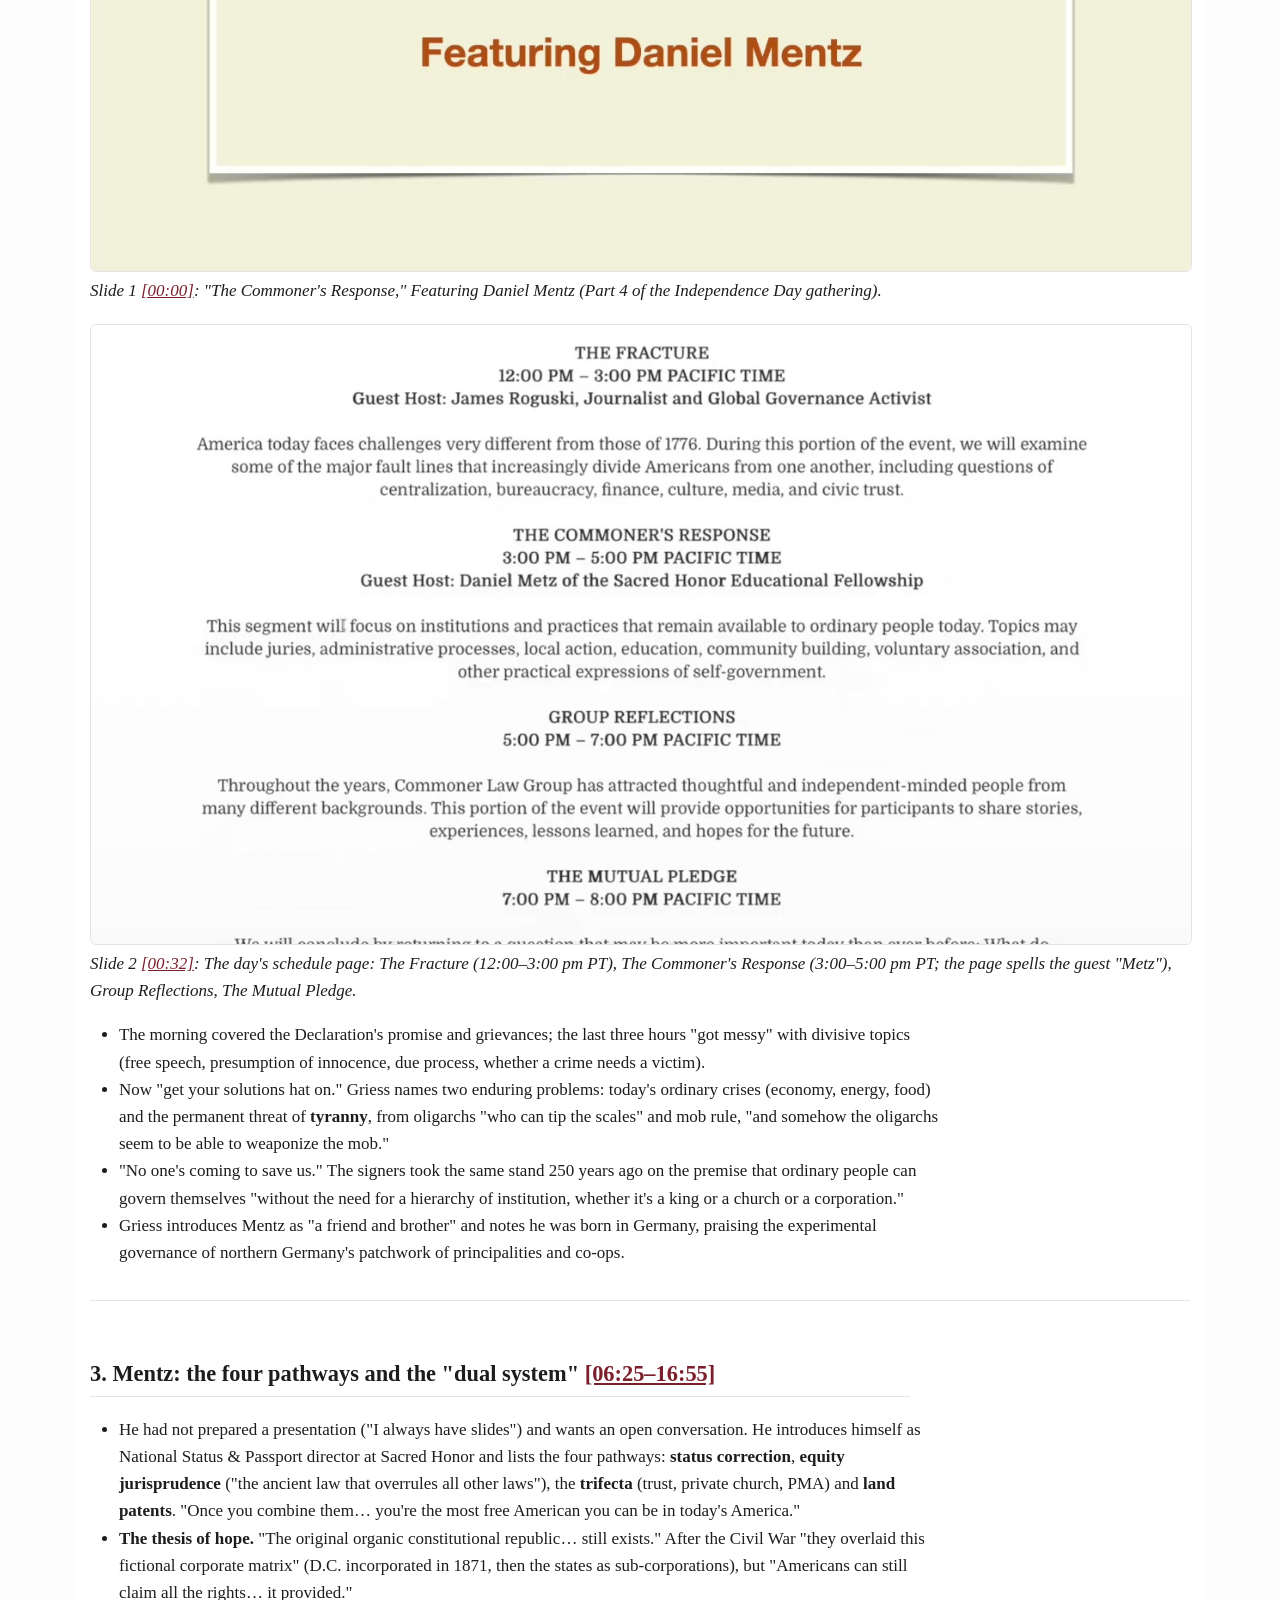
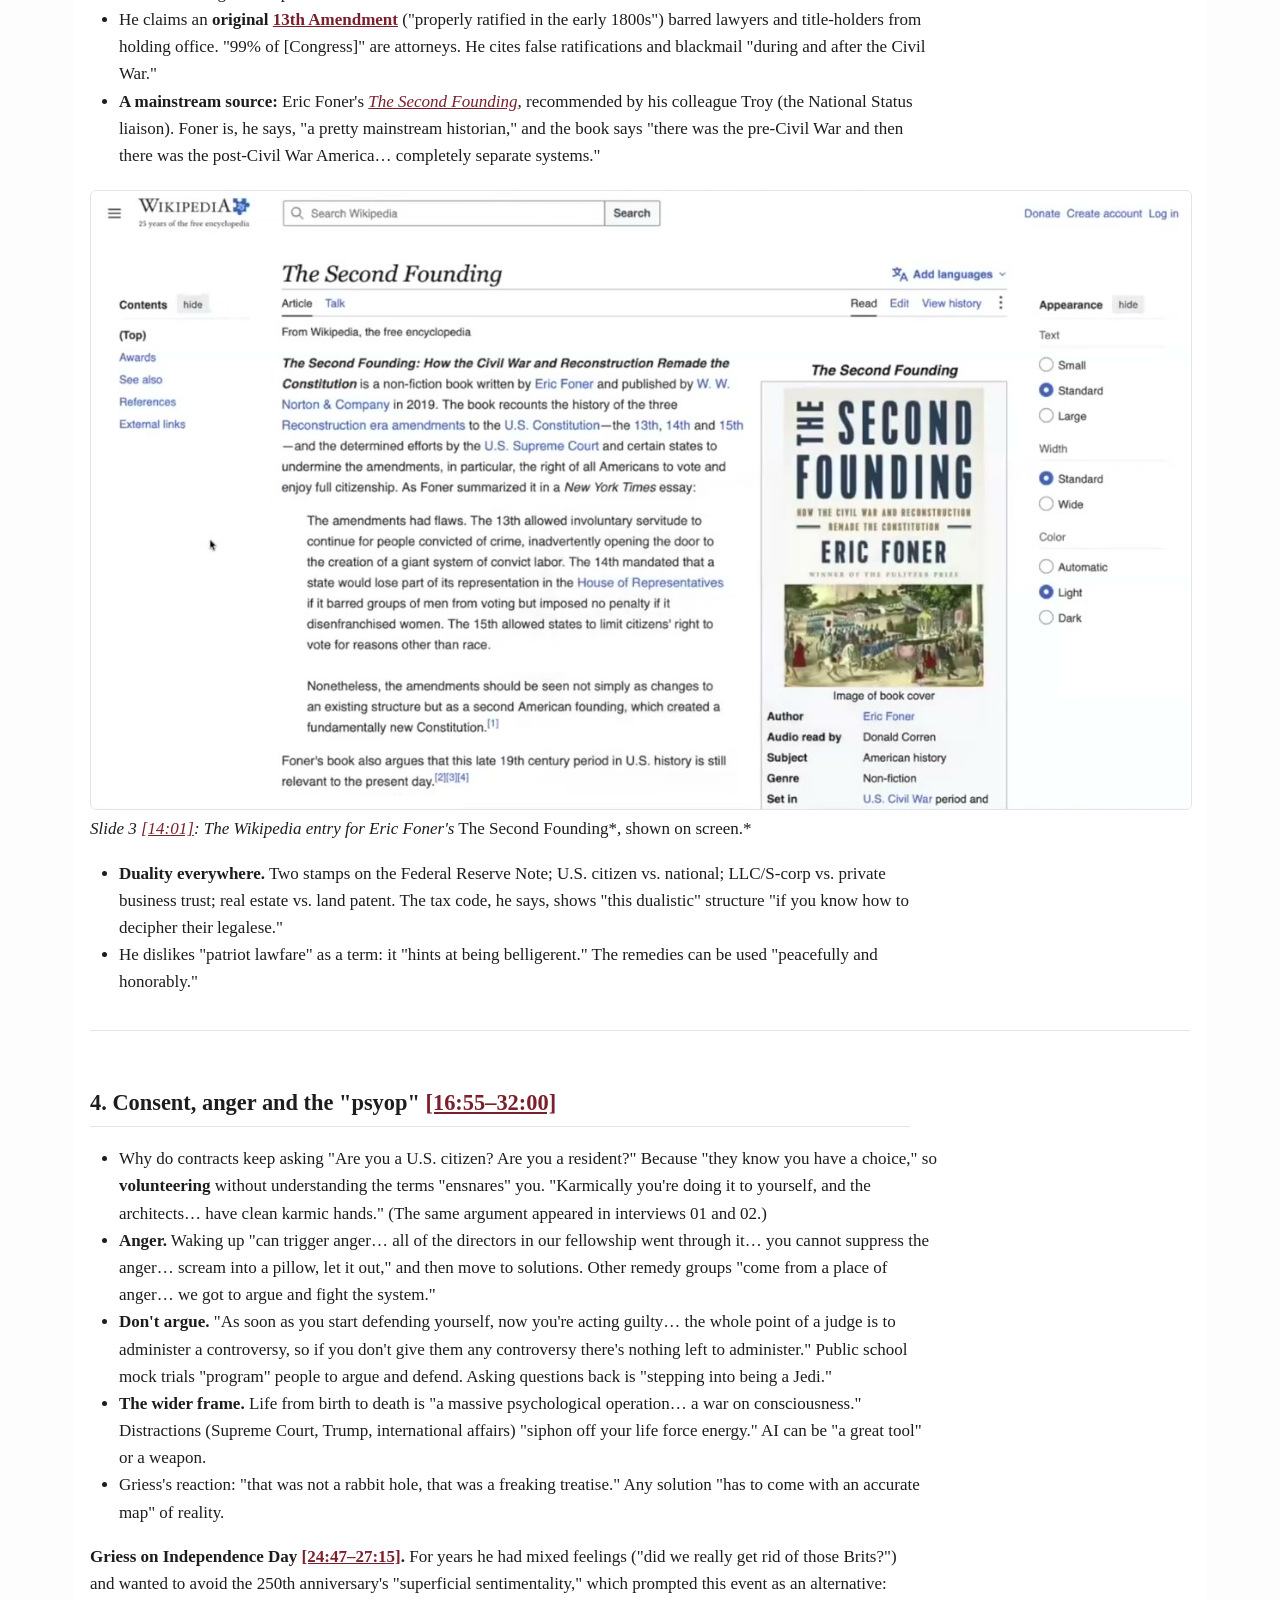
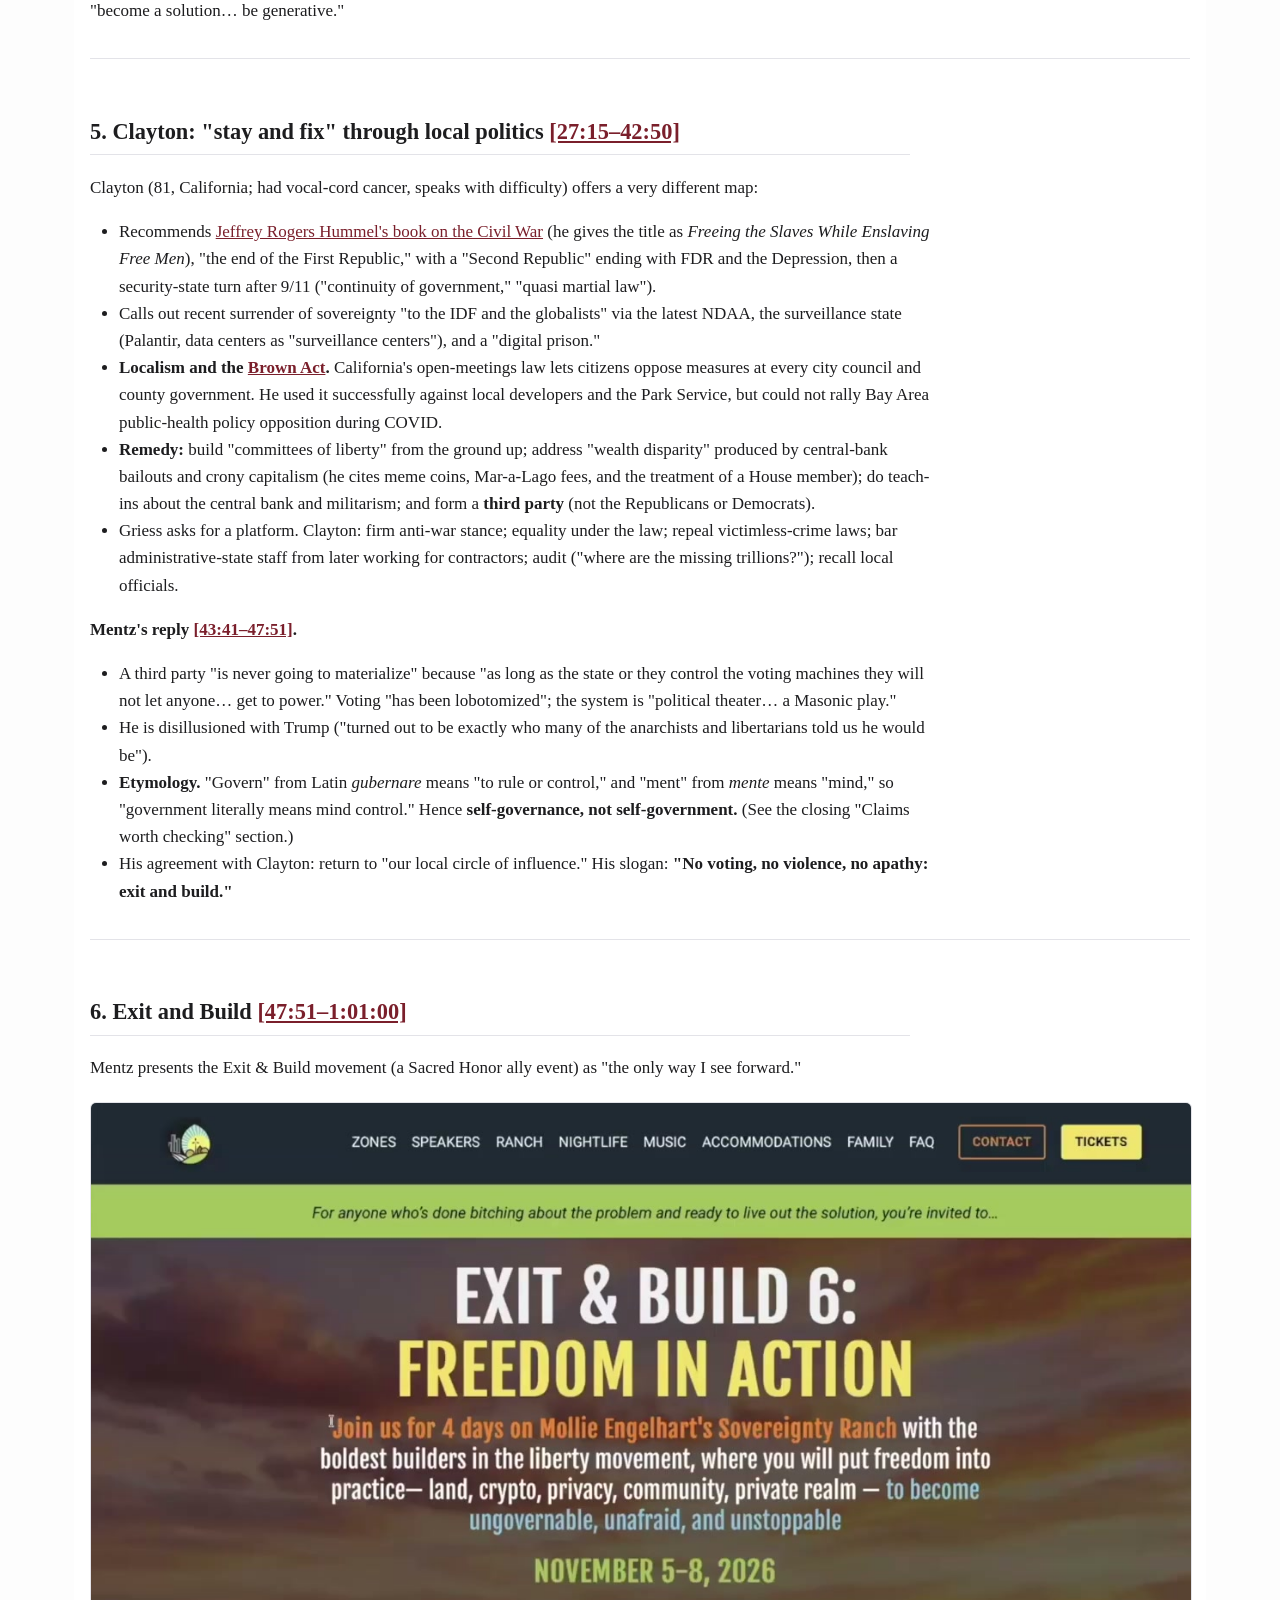
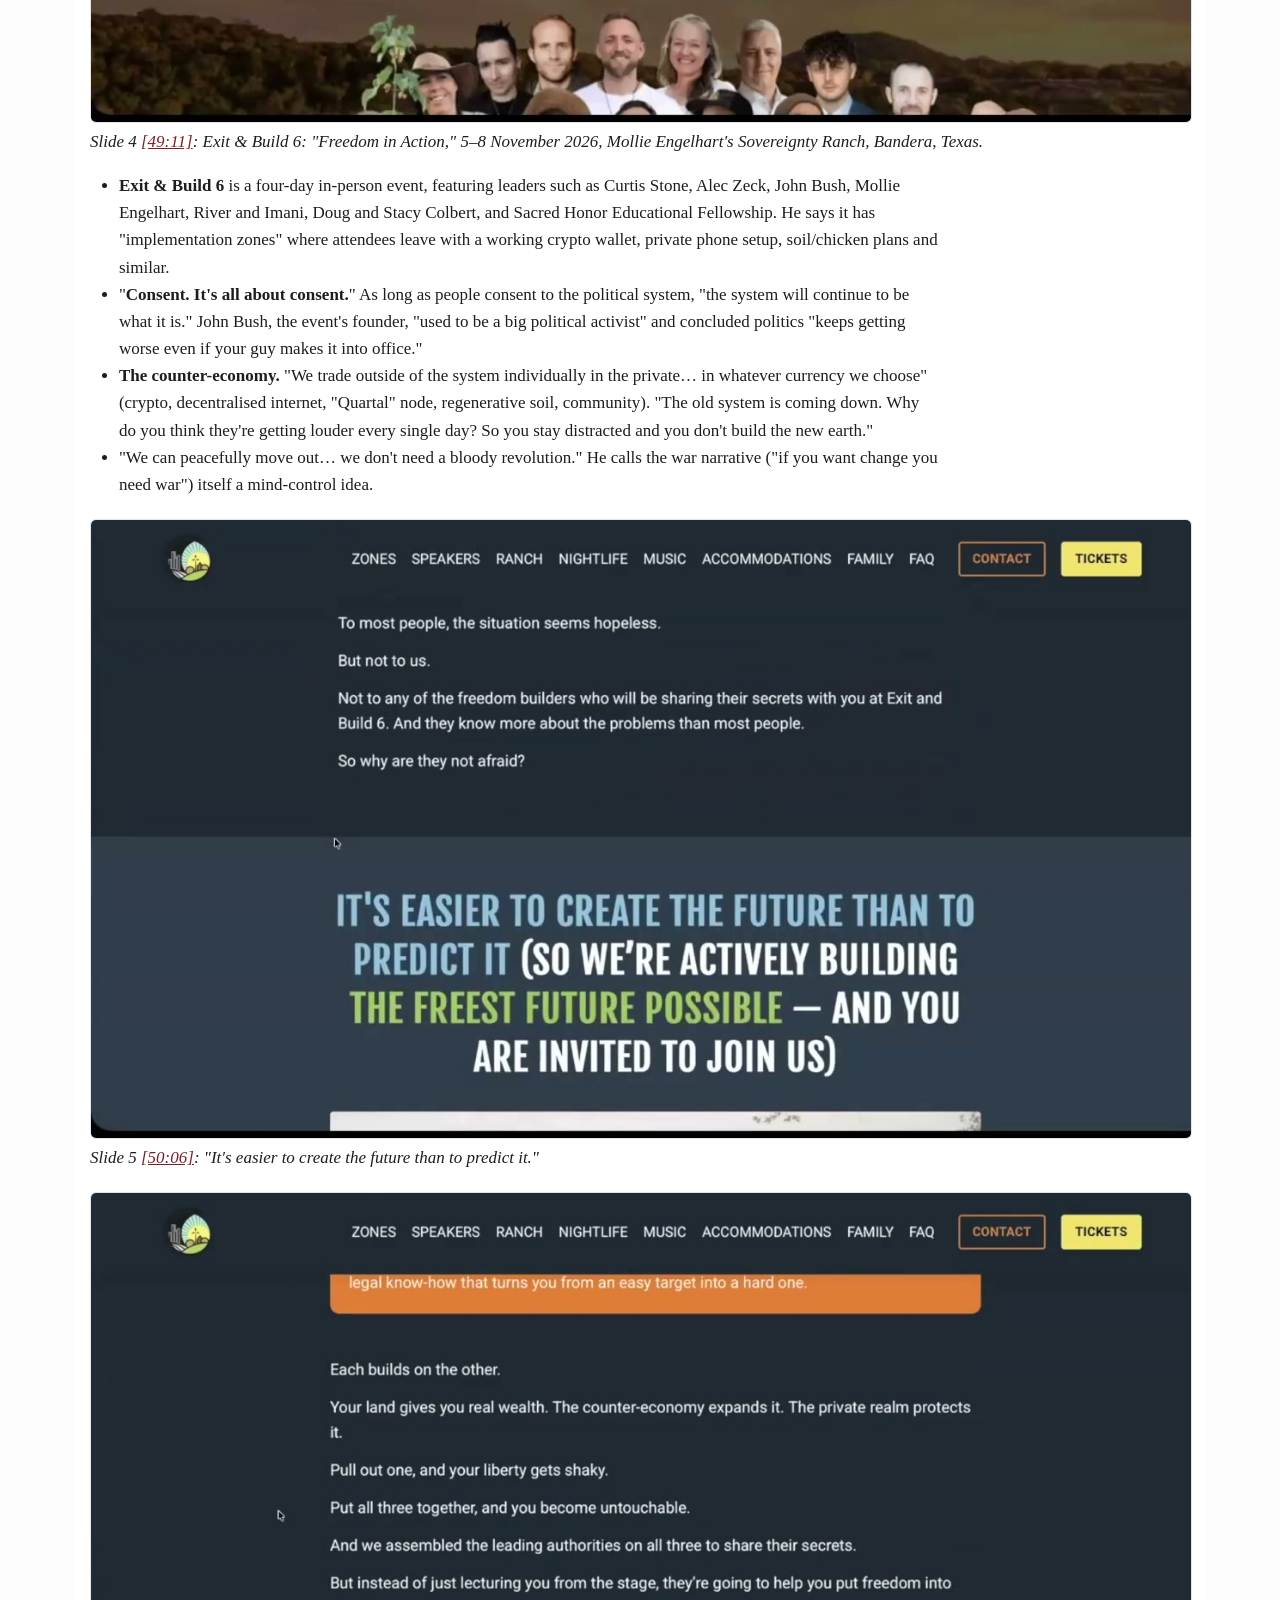
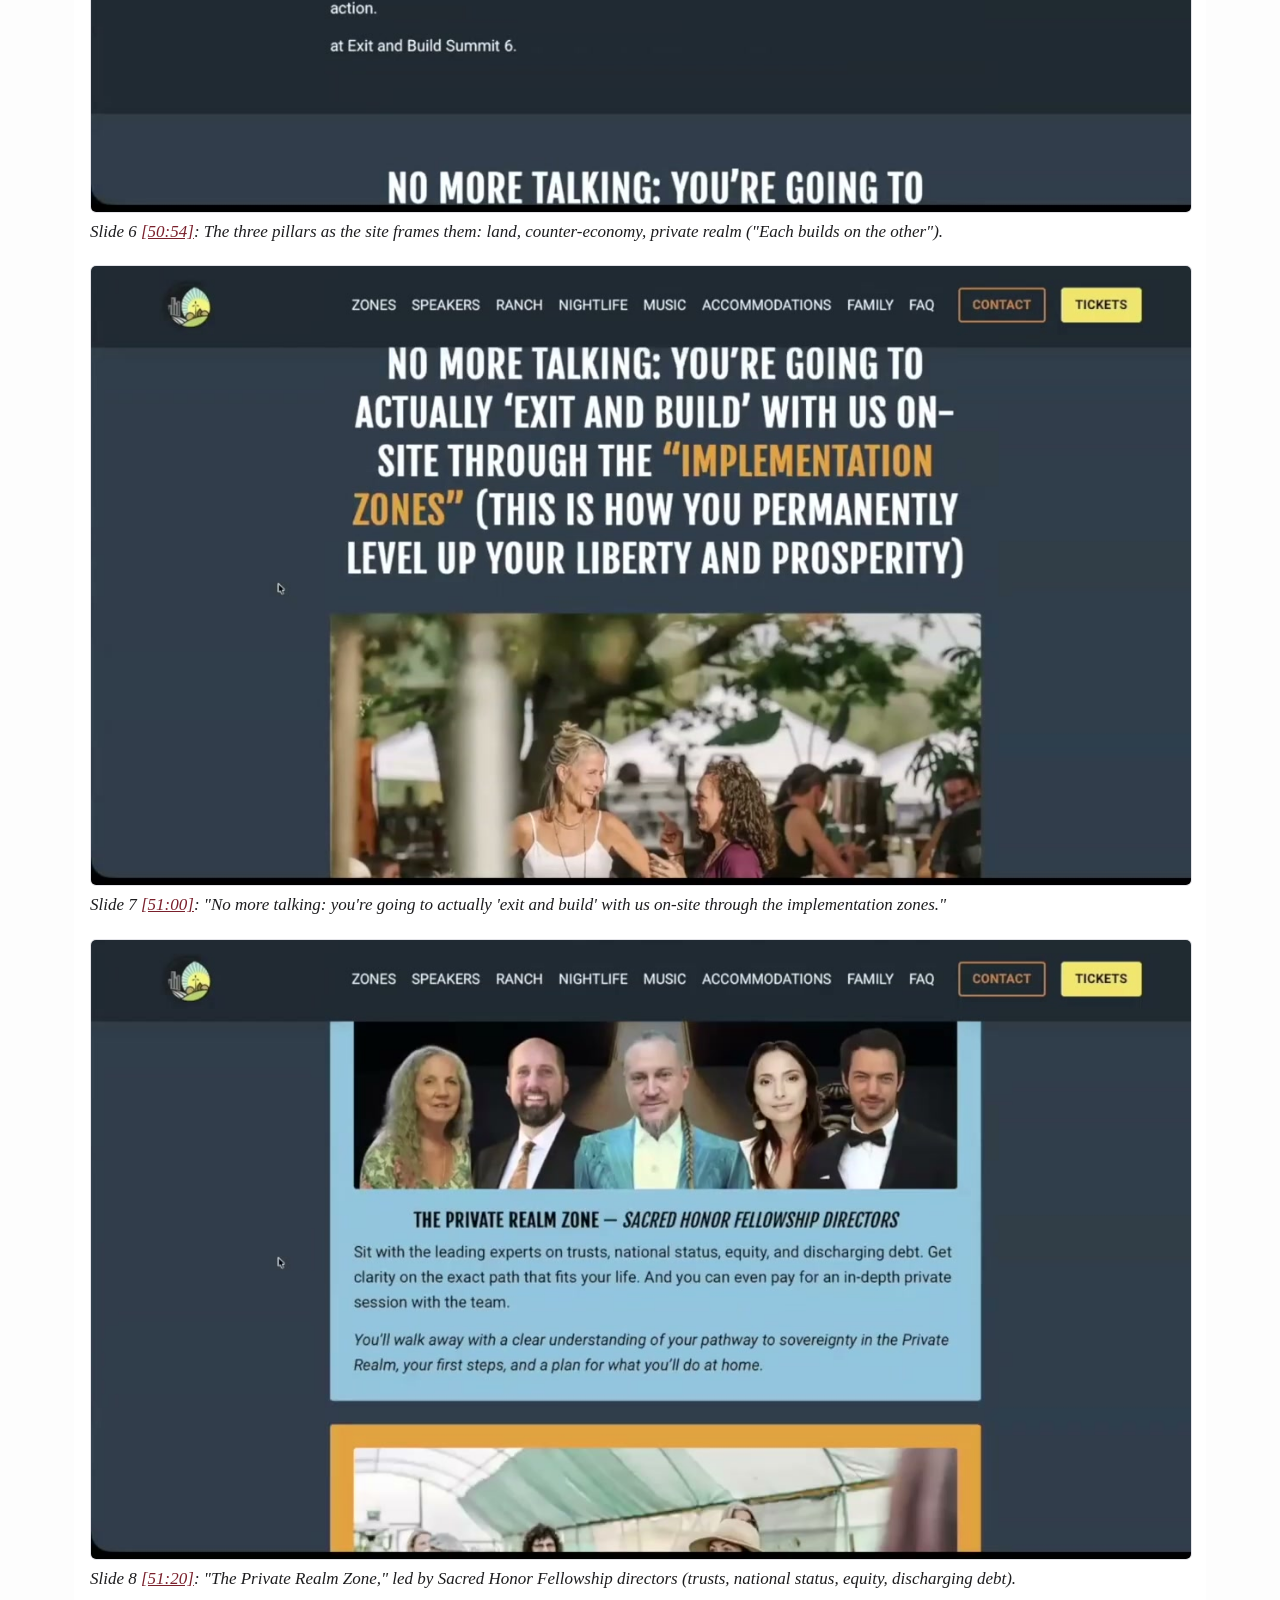
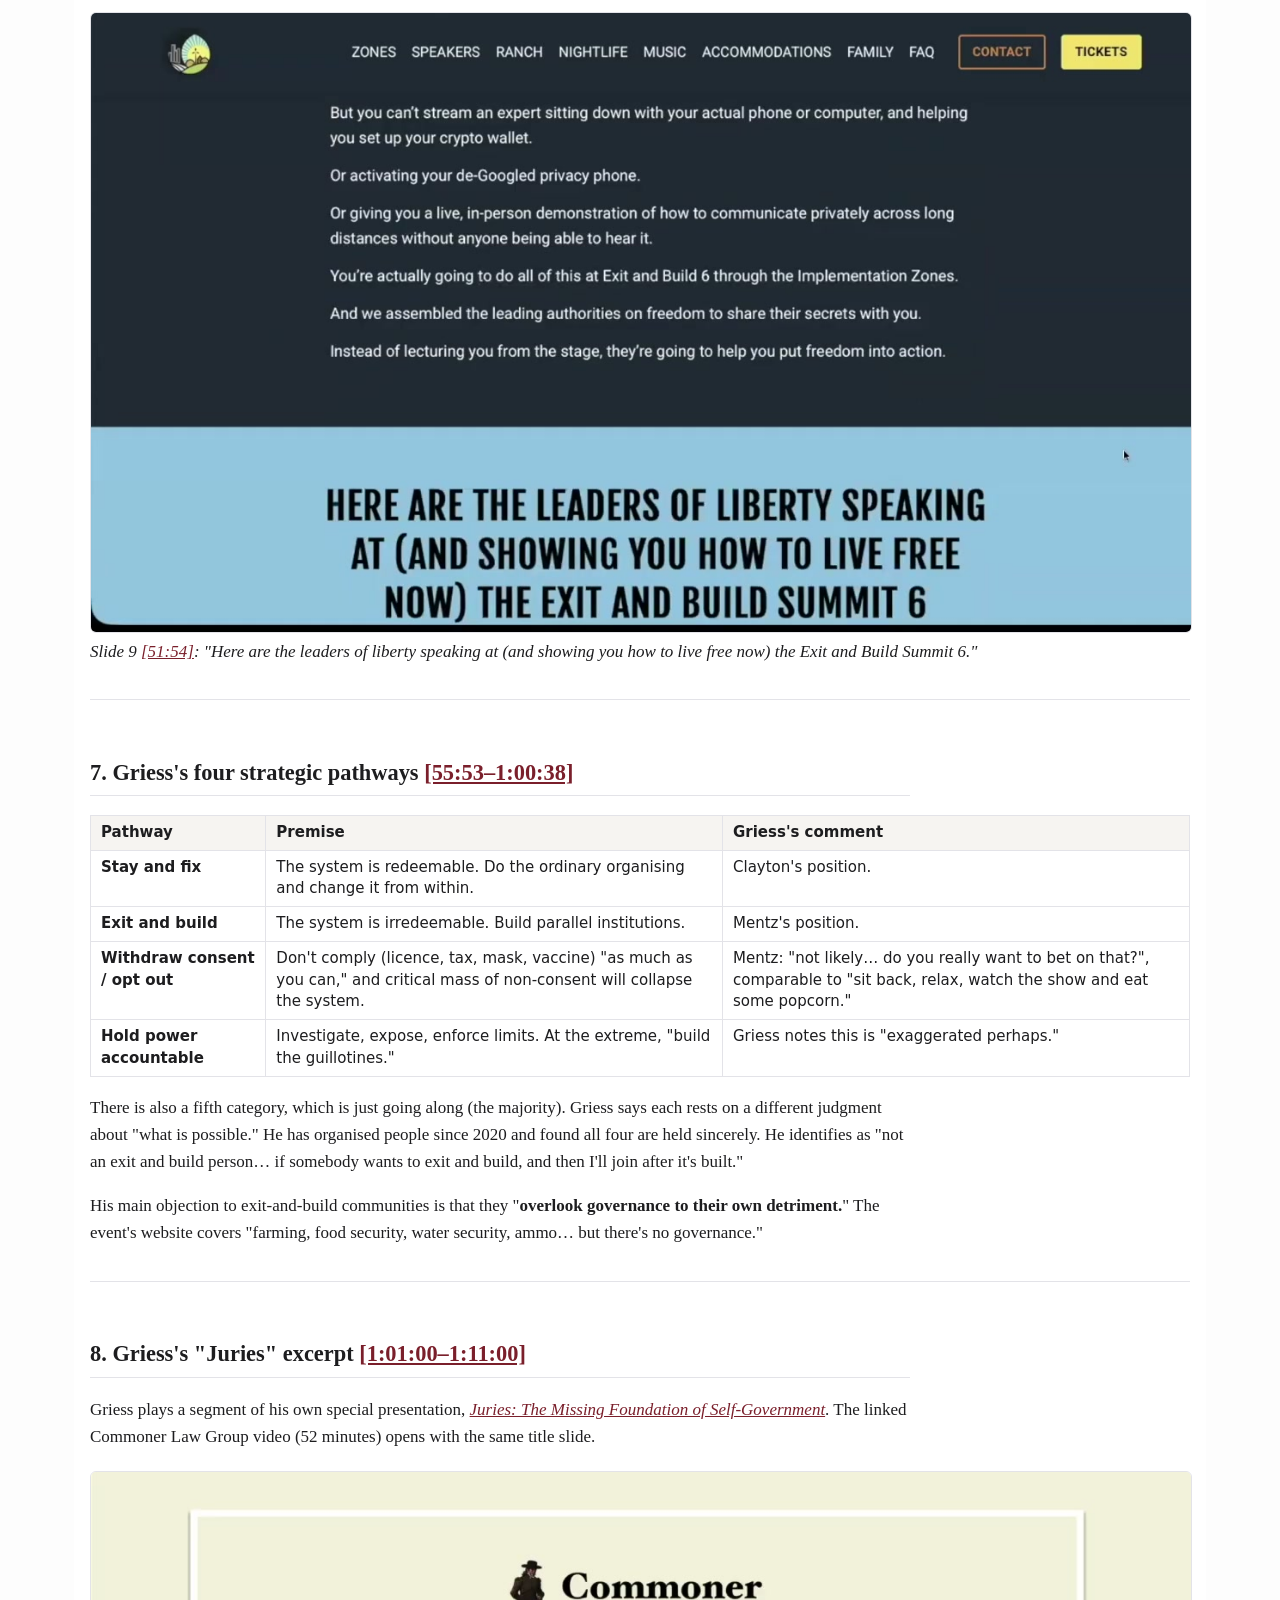
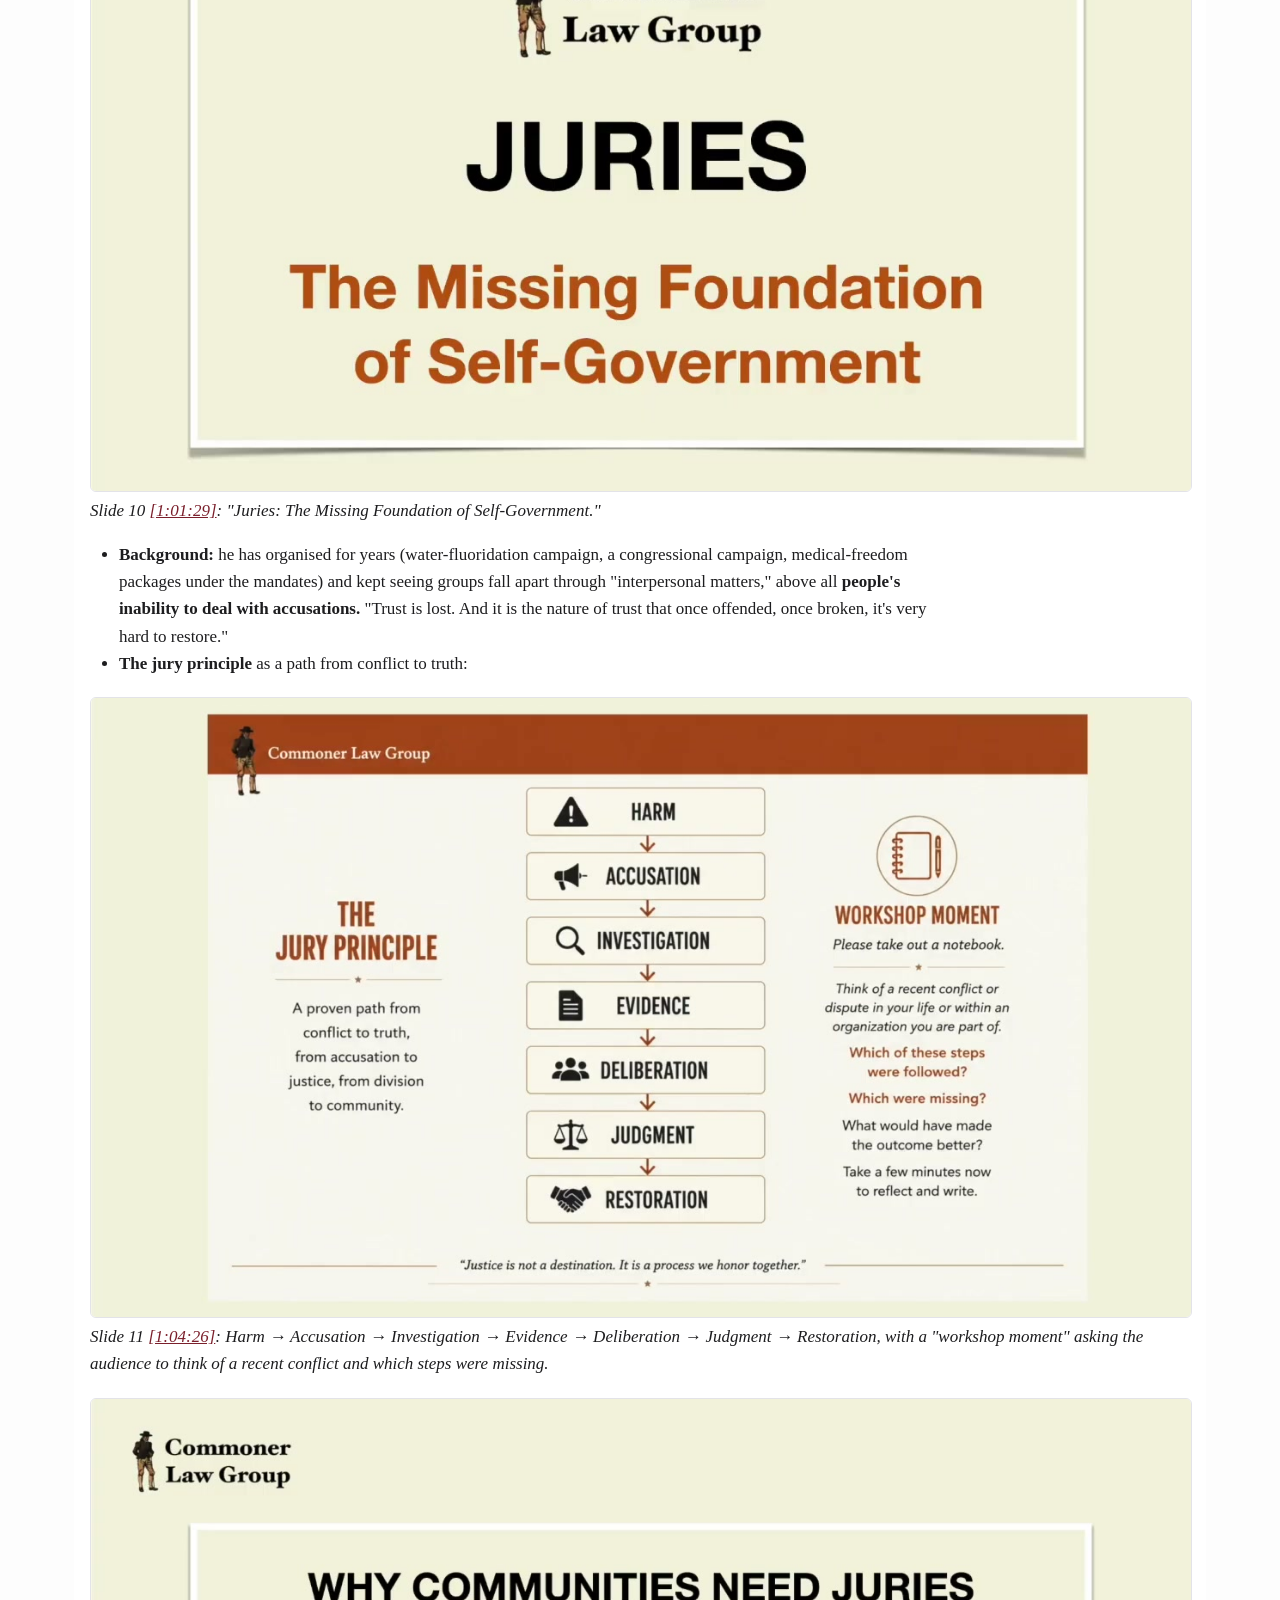
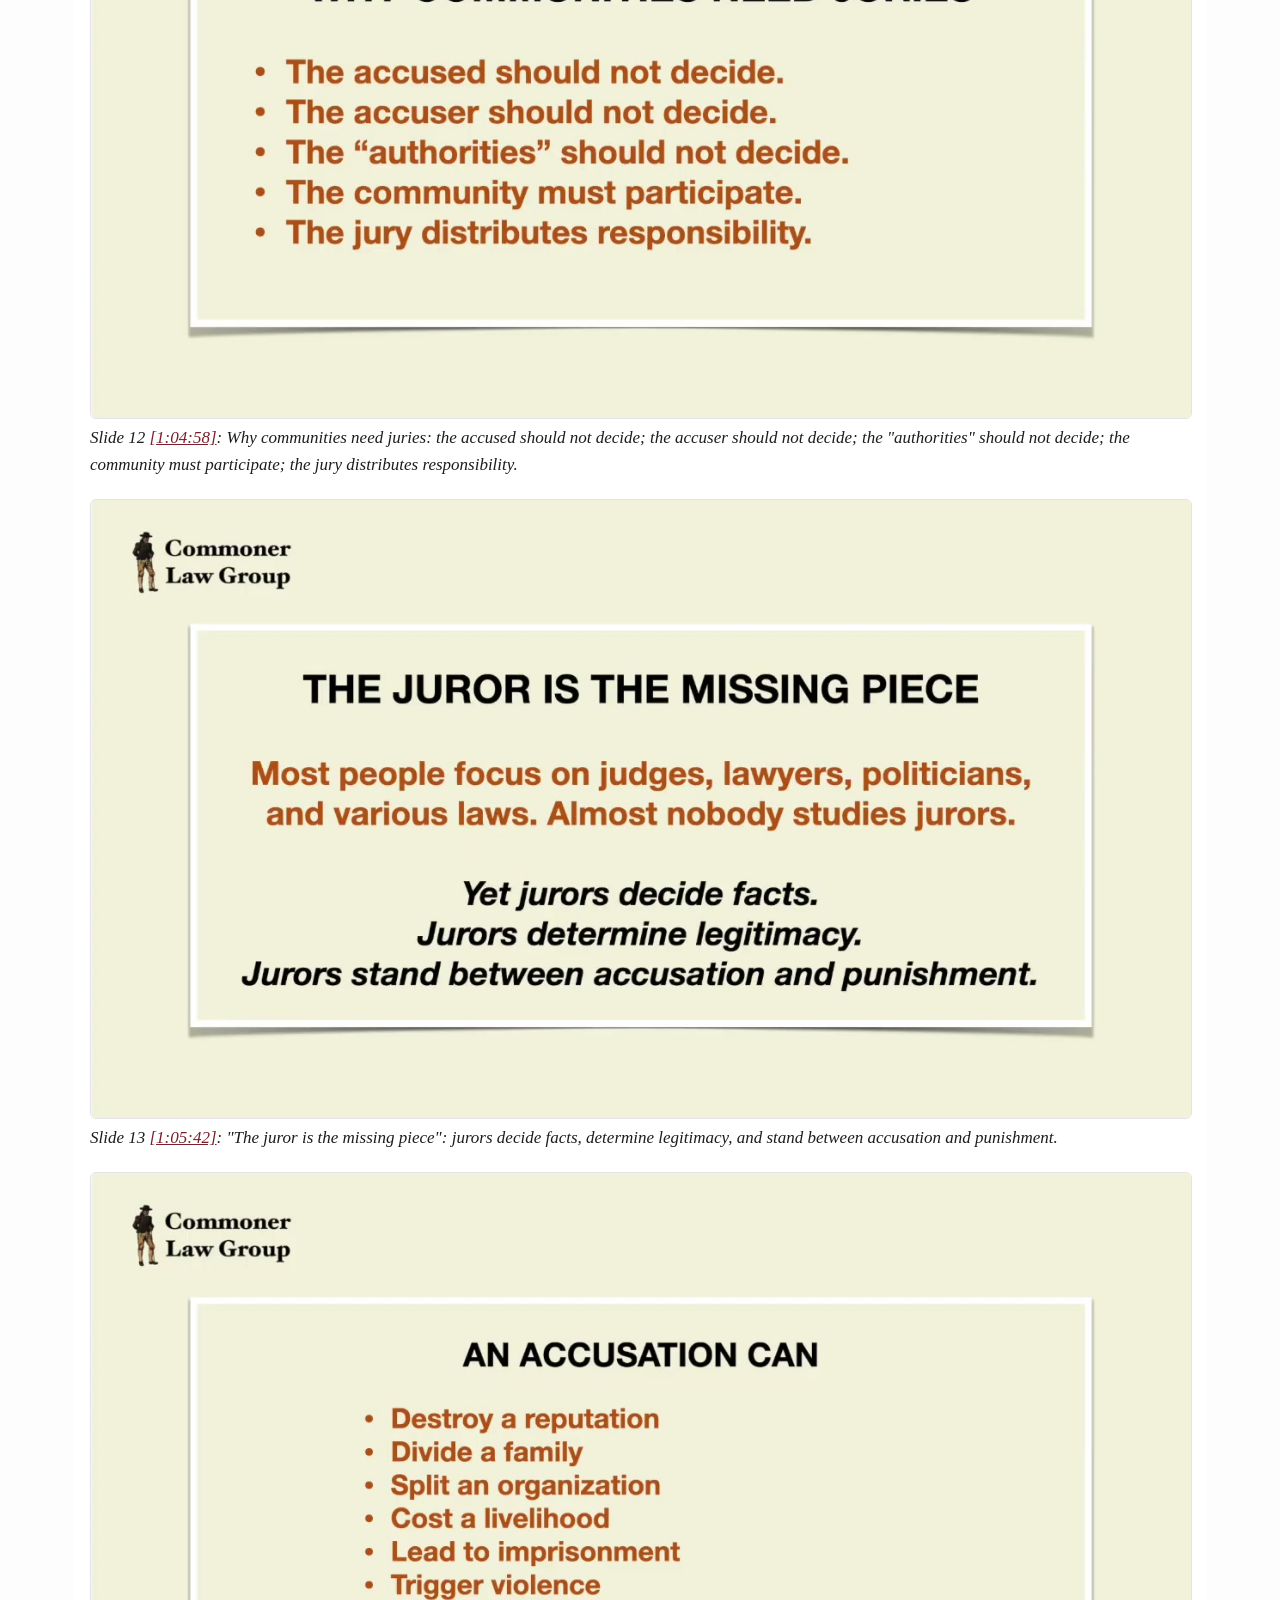
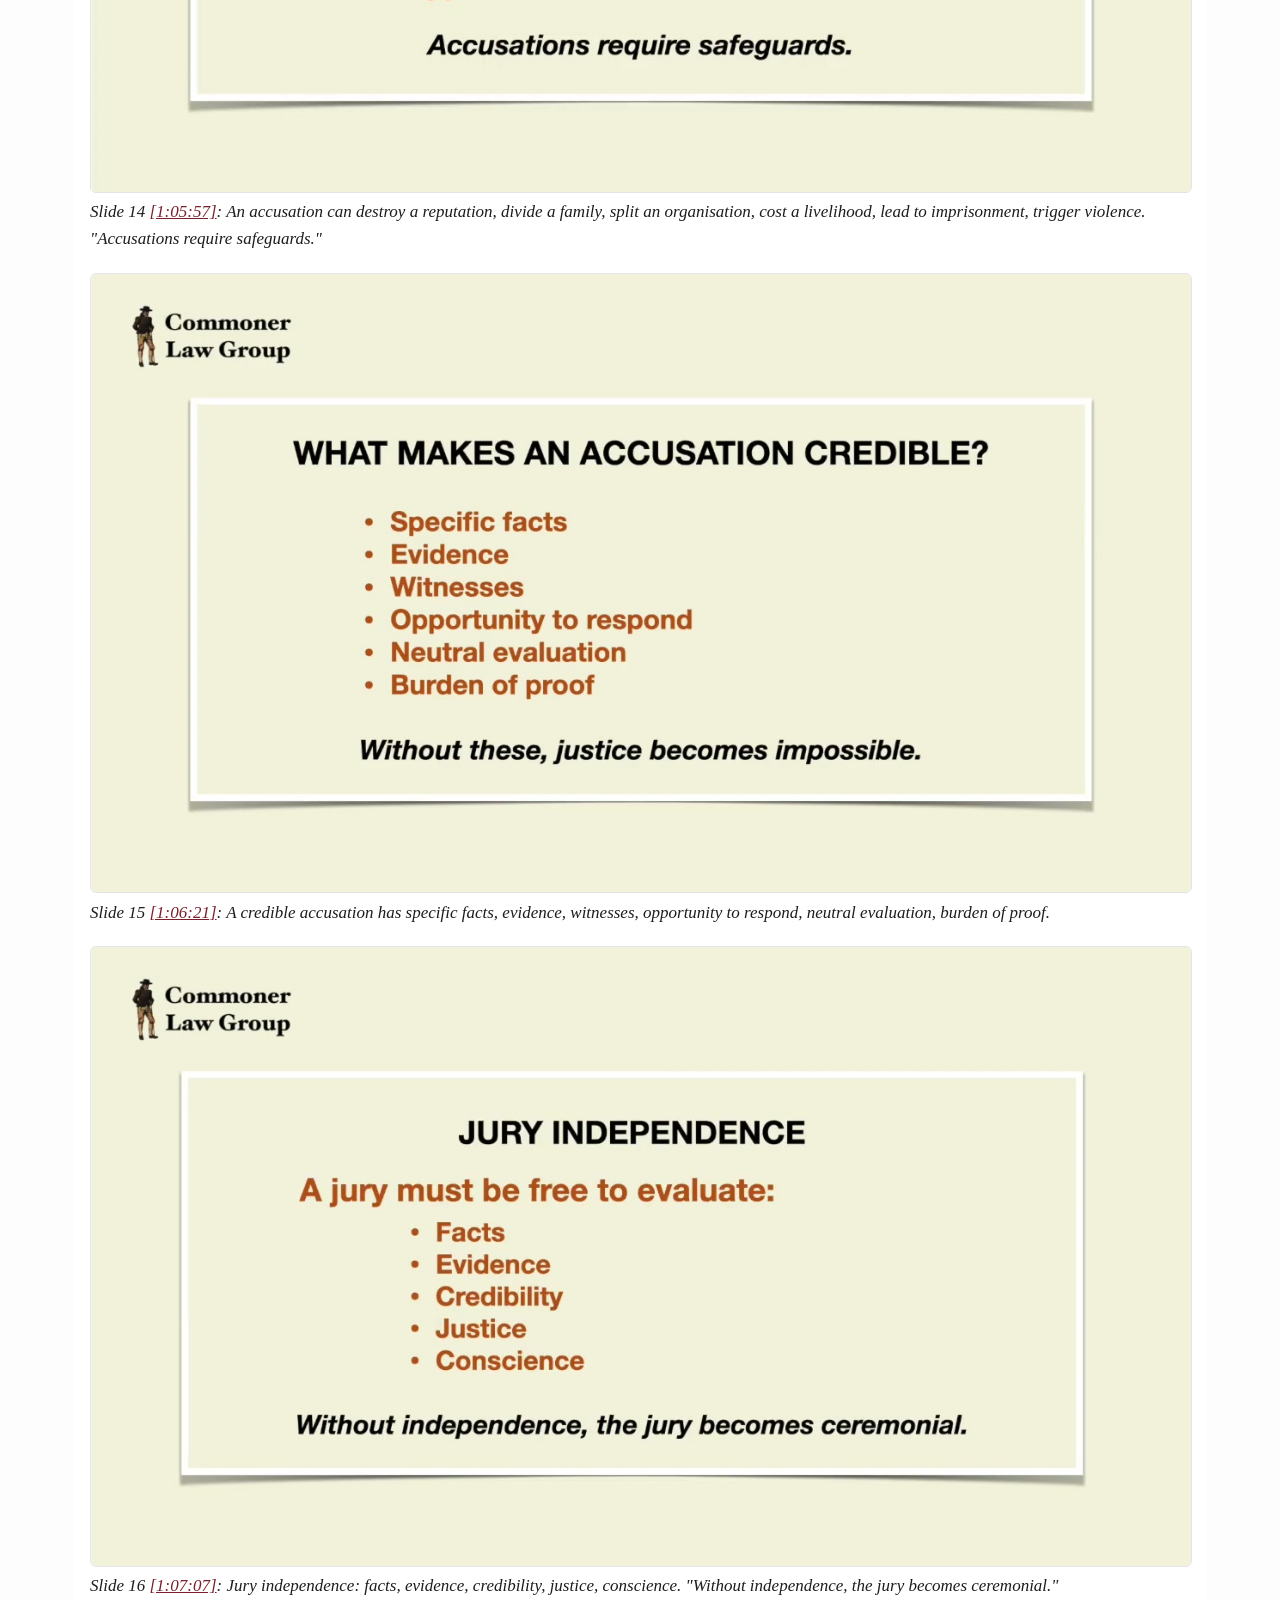
<file: 03.building_freedom_from_the_ground_up/summary.html>
<!DOCTYPE html>
<html xmlns="http://www.w3.org/1999/xhtml" lang="" xml:lang="">
<head>
  <meta charset="utf-8" />
  <meta name="generator" content="pandoc" />
  <meta name="viewport" content="width=device-width, initial-scale=1.0, user-scalable=yes" />
  <title>The Commoner's Response: Building Freedom from the Ground Up: Summary</title>
  <style>
    html {
      color: #1a1a1a;
      background-color: #fdfdfd;
    }
    body {
      margin: 0 auto;
      max-width: 36em;
      padding-left: 50px;
      padding-right: 50px;
      padding-top: 50px;
      padding-bottom: 50px;
      hyphens: auto;
      overflow-wrap: break-word;
      text-rendering: optimizeLegibility;
      font-kerning: normal;
    }
    @media (max-width: 600px) {
      body {
        font-size: 0.9em;
        padding: 12px;
      }
      h1 {
        font-size: 1.8em;
      }
    }
    @media print {
      html {
        background-color: white;
      }
      body {
        background-color: transparent;
        color: black;
        font-size: 12pt;
      }
      p, h2, h3 {
        orphans: 3;
        widows: 3;
      }
      h2, h3, h4 {
        page-break-after: avoid;
      }
    }
    p {
      margin: 1em 0;
    }
    a {
      color: #1a1a1a;
    }
    a:visited {
      color: #1a1a1a;
    }
    img {
      max-width: 100%;
    }
    svg {
      height: auto;
      max-width: 100%;
    }
    h1, h2, h3, h4, h5, h6 {
      margin-top: 1.4em;
    }
    h5, h6 {
      font-size: 1em;
      font-style: italic;
    }
    h6 {
      font-weight: normal;
    }
    ol, ul {
      padding-left: 1.7em;
      margin-top: 1em;
    }
    li > ol, li > ul {
      margin-top: 0;
    }
    blockquote {
      margin: 1em 0 1em 1.7em;
      padding-left: 1em;
      border-left: 2px solid #e6e6e6;
      color: #606060;
    }
    code {
      font-family: Menlo, Monaco, Consolas, 'Lucida Console', monospace;
      font-size: 85%;
      margin: 0;
      hyphens: manual;
    }
    pre {
      margin: 1em 0;
      overflow: auto;
    }
    pre code {
      padding: 0;
      overflow: visible;
      overflow-wrap: normal;
    }
    .sourceCode {
     background-color: transparent;
     overflow: visible;
    }
    hr {
      border: none;
      border-top: 1px solid #1a1a1a;
      height: 1px;
      margin: 1em 0;
    }
    table {
      margin: 1em 0;
      border-collapse: collapse;
      width: 100%;
      overflow-x: auto;
      display: block;
      font-variant-numeric: lining-nums tabular-nums;
    }
    table caption {
      margin-bottom: 0.75em;
    }
    tbody {
      margin-top: 0.5em;
      border-top: 1px solid #1a1a1a;
      border-bottom: 1px solid #1a1a1a;
    }
    th {
      border-top: 1px solid #1a1a1a;
      padding: 0.25em 0.5em 0.25em 0.5em;
    }
    td {
      padding: 0.125em 0.5em 0.25em 0.5em;
    }
    header {
      margin-bottom: 4em;
      text-align: center;
    }
    #TOC li {
      list-style: none;
    }
    #TOC ul {
      padding-left: 1.3em;
    }
    #TOC > ul {
      padding-left: 0;
    }
    #TOC a:not(:hover) {
      text-decoration: none;
    }
    code{white-space: pre-wrap;}
    span.smallcaps{font-variant: small-caps;}
    div.columns{display: flex; gap: min(4vw, 1.5em);}
    div.column{flex: auto; overflow-x: auto;}
    div.hanging-indent{margin-left: 1.5em; text-indent: -1.5em;}
    /* The extra [class] is a hack that increases specificity enough to
       override a similar rule in reveal.js */
    ul.task-list[class]{list-style: none;}
    ul.task-list li input[type="checkbox"] {
      font-size: inherit;
      width: 0.8em;
      margin: 0 0.8em 0.2em -1.6em;
      vertical-align: middle;
    }
    .display.math{display: block; text-align: center; margin: 0.5rem auto;}
  </style>
  <meta name="viewport" content="width=device-width,initial-scale=1"><meta name="color-scheme" content="only light"><style>:root{color-scheme:only light;--bg:#fff;--fg:#1d1d1f;--mut:#5f6368;--line:#e3e3e8;--acc:#7a1f2b;--soft:#f6f4f1}
  body{background:var(--bg);color:var(--fg);font:17px/1.6 Georgia,'Times New Roman',serif;max-width:1100px;margin:0 auto;padding:32px 16px 80px}
  h1{font-size:2rem;line-height:1.2;color:var(--acc)}h2{margin-top:2.4em;border-bottom:1px solid var(--line);padding-bottom:.2em;font-size:1.4rem}
  img{max-width:100%;height:auto;border:1px solid var(--line);border-radius:6px;display:block;margin:1.2em auto .3em}
  table{border-collapse:collapse;width:100%;font:15px/1.45 system-ui,sans-serif;margin:1em 0;display:block;overflow-x:auto}
  th,td{border:1px solid var(--line);padding:6px 10px;vertical-align:top;text-align:left}th{background:var(--soft)}
  blockquote{margin:1em 0;padding:.6em 1em;background:var(--soft);border-left:4px solid var(--acc)}
  a{color:var(--acc)}code{font-size:.9em}hr{border:0;border-top:1px solid var(--line);margin:2em 0}

  /* text stays at a readable line length; slides and tables use the wide column */
  p,li,blockquote,h1,h2,h3{max-width:820px}
  table{max-width:none}
  img{width:auto;max-width:100%}
  a.slide{display:block;width:fit-content;max-width:100%;margin:1.2em auto .3em}
  a.slide img{margin:0 auto;cursor:zoom-in}
  p:has(> a.slide){max-width:none}

  /* digest: confidence badges (red = High, amber = Medium, green = Low; desaturated) */
  .conf{display:inline-block;font:600 12px/1 system-ui,sans-serif;letter-spacing:.03em;text-transform:uppercase;padding:3px 8px;border-radius:999px;vertical-align:1px}
  .conf.high{background:#f1d9d6;color:#8a2f27}.conf.med{background:#f6e7c6;color:#7a5a12}.conf.low{background:#dcebd9;color:#3f6a3a}
  </style>
</head>
<body><p style="font:14px system-ui,sans-serif"><a href="../index.html">← All interviews</a></p>
<h1 id="the-commoners-response-building-freedom-from-the-ground-up">The
Commoner's Response: Building Freedom from the Ground Up</h1>
<table>
<tbody>
<tr>
<td><strong>Queue title</strong></td>
<td>Commoner</td>
</tr>
<tr>
<td><strong>Video</strong></td>
<td><a href="https://www.youtube.com/watch?v=POZfdI0f4TU">YouTube:
POZfdI0f4TU</a> · 1 h 43 m 42 s · published 2026-08-30 by Commoner Law
Group</td>
</tr>
<tr>
<td><strong>Event</strong></td>
<td>Segment 4 of "The American Commoner: 250 Years Later," Commoner Law
Group's twelve-hour Independence Day gathering (4 July 2026)</td>
</tr>
<tr>
<td><strong>Featured guest</strong></td>
<td>Daniel Mentz, Sacred Honor Educational Fellowship</td>
</tr>
<tr>
<td><strong>Host</strong></td>
<td>Clint Griess, Commoner Law Group</td>
</tr>
<tr>
<td><strong>Other voices</strong></td>
<td>Audience members Clayton, Sarah, Audrey and Tamara (first names
only, as given on the call)</td>
</tr>
<tr>
<td><strong>Format</strong></td>
<td>Open conversation on solutions, with a short excerpt of Griess's own
"<a href="https://www.youtube.com/watch?v=OPyh1dNpT44">Juries</a>"
presentation. No Mentz slide deck.</td>
</tr>
<tr>
<td><strong>Queue row ID</strong></td>
<td><code>3574e0d1-b72a-4dfc-92b5-69cb3590491a</code></td>
</tr>
<tr>
<td><strong>Collateral</strong></td>
<td><a href="collateral/transcript.md">Full transcript</a> · <a
href="collateral/video-metadata.json">video metadata</a> · <a
href="slides/slides-index.md">slide index</a></td>
</tr>
</tbody>
</table>
<p>Every timestamp is a link that opens the video about 8 seconds before
the stated time, so you have a moment to get ready.</p>
<blockquote>
<p><strong>Reader's note.</strong> This summarises what was said and
shown. The historical and legal claims are the speakers' own and were
not verified here. The closing "Claims worth checking" section lists
points to check. Mentz and Griess both teach or promote paid programs
(the Fellowship courses, the Exit &amp; Build event), and several
segments describe them. Nothing here is legal advice.</p>
</blockquote>
<hr />
<h2 id="1-thesis-in-brief">1. Thesis in brief</h2>
<p>After three hours on "fractures" in American society, the segment
turns to <strong>what a self-governing people can do</strong>. The
conversation maps four responses (Griess's taxonomy): <strong>stay and
fix</strong>, <strong>exit and build</strong>, <strong>withdraw
consent</strong>, <strong>hold power accountable</strong>. Mentz argues
for <strong>exit and build</strong> in combination with the Fellowship's
"lawful remedy" pathways. Clayton argues for local political
organisation and a third party. Griess argues that every exit-and-build
project must put <strong>governance</strong>, and above all the
<strong>jury principle</strong>, at its centre or it will fracture.</p>
<hr />
<h2 id="2-hosts-framing-00000450">2. Host's framing <a
href="https://www.youtube.com/watch?v=POZfdI0f4TU&amp;t=0s">[00:00–04:50]</a></h2>
<p><a class="slide" href="slides/slide-01_00-00-00.jpg" target="_blank" rel="noopener"><img src="slides/slide-01_00-00-00.jpg" alt="Segment title slide"></a>
<em>Slide 1 <a
href="https://www.youtube.com/watch?v=POZfdI0f4TU&amp;t=0s">[00:00]</a>:
"The Commoner's Response," Featuring Daniel Mentz (Part 4 of the
Independence Day gathering).</em></p>
<p><a class="slide" href="slides/slide-02_00-00-32.jpg" target="_blank" rel="noopener"><img src="slides/slide-02_00-00-32.jpg" alt="Event schedule"></a>
<em>Slide 2 <a
href="https://www.youtube.com/watch?v=POZfdI0f4TU&amp;t=24s">[00:32]</a>:
The day's schedule page: The Fracture (12:00–3:00 pm PT), The Commoner's
Response (3:00–5:00 pm PT; the page spells the guest "Metz"), Group
Reflections, The Mutual Pledge.</em></p>
<ul>
<li>The morning covered the Declaration's promise and grievances; the
last three hours "got messy" with divisive topics (free speech,
presumption of innocence, due process, whether a crime needs a
victim).</li>
<li>Now "get your solutions hat on." Griess names two enduring problems:
today's ordinary crises (economy, energy, food) and the permanent threat
of <strong>tyranny</strong>, from oligarchs "who can tip the scales" and
mob rule, "and somehow the oligarchs seem to be able to weaponize the
mob."</li>
<li>"No one's coming to save us." The signers took the same stand 250
years ago on the premise that ordinary people can govern themselves
"without the need for a hierarchy of institution, whether it's a king or
a church or a corporation."</li>
<li>Griess introduces Mentz as "a friend and brother" and notes he was
born in Germany, praising the experimental governance of northern
Germany's patchwork of principalities and co-ops.</li>
</ul>
<hr />
<h2 id="3-mentz-the-four-pathways-and-the-dual-system-06251655">3.
Mentz: the four pathways and the "dual system" <a
href="https://www.youtube.com/watch?v=POZfdI0f4TU&amp;t=377s">[06:25–16:55]</a></h2>
<ul>
<li>He had not prepared a presentation ("I always have slides") and
wants an open conversation. He introduces himself as National Status
&amp; Passport director at Sacred Honor and lists the four pathways:
<strong>status correction</strong>, <strong>equity
jurisprudence</strong> ("the ancient law that overrules all other
laws"), the <strong>trifecta</strong> (trust, private church, PMA) and
<strong>land patents</strong>. "Once you combine them… you're the most
free American you can be in today's America."</li>
<li><strong>The thesis of hope.</strong> "The original organic
constitutional republic… still exists." After the Civil War "they
overlaid this fictional corporate matrix" (D.C. incorporated in 1871,
then the states as sub-corporations), but "Americans can still claim all
the rights… it provided."</li>
<li>He claims an <strong>original <a
href="https://constitution.congress.gov/constitution/amendment-13/">13th
Amendment</a></strong> ("properly ratified in the early 1800s") barred
lawyers and title-holders from holding office. "99% of [Congress]" are
attorneys. He cites false ratifications and blackmail "during and after
the Civil War."</li>
<li><strong>A mainstream source:</strong> Eric Foner's <em><a
href="https://en.wikipedia.org/wiki/The_Second_Founding">The Second
Founding</a></em>, recommended by his colleague Troy (the National
Status liaison). Foner is, he says, "a pretty mainstream historian," and
the book says "there was the pre-Civil War and then there was the
post-Civil War America… completely separate systems."</li>
</ul>
<p><a class="slide" href="slides/slide-03_00-14-01.jpg" target="_blank" rel="noopener"><img src="slides/slide-03_00-14-01.jpg"
alt="Wikipedia entry for The Second Founding"></a> <em>Slide 3 <a
href="https://www.youtube.com/watch?v=POZfdI0f4TU&amp;t=833s">[14:01]</a>:
The Wikipedia entry for Eric Foner's</em> The Second Founding*, shown on
screen.*</p>
<ul>
<li><strong>Duality everywhere.</strong> Two stamps on the Federal
Reserve Note; U.S. citizen vs. national; LLC/S-corp vs. private business
trust; real estate vs. land patent. The tax code, he says, shows "this
dualistic" structure "if you know how to decipher their legalese."</li>
<li>He dislikes "patriot lawfare" as a term: it "hints at being
belligerent." The remedies can be used "peacefully and honorably."</li>
</ul>
<hr />
<h2 id="4-consent-anger-and-the-psyop-16553200">4. Consent, anger and
the "psyop" <a
href="https://www.youtube.com/watch?v=POZfdI0f4TU&amp;t=1007s">[16:55–32:00]</a></h2>
<ul>
<li>Why do contracts keep asking "Are you a U.S. citizen? Are you a
resident?" Because "they know you have a choice," so
<strong>volunteering</strong> without understanding the terms "ensnares"
you. "Karmically you're doing it to yourself, and the architects… have
clean karmic hands." (The same argument appeared in interviews 01 and
02.)</li>
<li><strong>Anger.</strong> Waking up "can trigger anger… all of the
directors in our fellowship went through it… you cannot suppress the
anger… scream into a pillow, let it out," and then move to solutions.
Other remedy groups "come from a place of anger… we got to argue and
fight the system."</li>
<li><strong>Don't argue.</strong> "As soon as you start defending
yourself, now you're acting guilty… the whole point of a judge is to
administer a controversy, so if you don't give them any controversy
there's nothing left to administer." Public school mock trials "program"
people to argue and defend. Asking questions back is "stepping into
being a Jedi."</li>
<li><strong>The wider frame.</strong> Life from birth to death is "a
massive psychological operation… a war on consciousness." Distractions
(Supreme Court, Trump, international affairs) "siphon off your life
force energy." AI can be "a great tool" or a weapon.</li>
<li>Griess's reaction: "that was not a rabbit hole, that was a freaking
treatise." Any solution "has to come with an accurate map" of
reality.</li>
</ul>
<p><strong>Griess on Independence Day <a
href="https://www.youtube.com/watch?v=POZfdI0f4TU&amp;t=1479s">[24:47–27:15]</a>.</strong>
For years he had mixed feelings ("did we really get rid of those
Brits?") and wanted to avoid the 250th anniversary's "superficial
sentimentality," which prompted this event as an alternative: "become a
solution… be generative."</p>
<hr />
<h2 id="5-clayton-stay-and-fix-through-local-politics-27154250">5.
Clayton: "stay and fix" through local politics <a
href="https://www.youtube.com/watch?v=POZfdI0f4TU&amp;t=1627s">[27:15–42:50]</a></h2>
<p>Clayton (81, California; had vocal-cord cancer, speaks with
difficulty) offers a very different map:</p>
<ul>
<li>Recommends <a href="https://www.amazon.com/dp/0812698436">Jeffrey
Rogers Hummel's book on the Civil War</a> (he gives the title as
<em>Freeing the Slaves While Enslaving Free Men</em>), "the end of the
First Republic," with a "Second Republic" ending with FDR and the
Depression, then a security-state turn after 9/11 ("continuity of
government," "quasi martial law").</li>
<li>Calls out recent surrender of sovereignty "to the IDF and the
globalists" via the latest NDAA, the surveillance state (Palantir, data
centers as "surveillance centers"), and a "digital prison."</li>
<li><strong>Localism and the <a
href="https://leginfo.legislature.ca.gov/faces/codes_displaySection.xhtml?lawCode=GOV&amp;sectionNum=54950.5">Brown
Act</a>.</strong> California's open-meetings law lets citizens oppose
measures at every city council and county government. He used it
successfully against local developers and the Park Service, but could
not rally Bay Area public-health policy opposition during COVID.</li>
<li><strong>Remedy:</strong> build "committees of liberty" from the
ground up; address "wealth disparity" produced by central-bank bailouts
and crony capitalism (he cites meme coins, Mar-a-Lago fees, and the
treatment of a House member); do teach-ins about the central bank and
militarism; and form a <strong>third party</strong> (not the Republicans
or Democrats).</li>
<li>Griess asks for a platform. Clayton: firm anti-war stance; equality
under the law; repeal victimless-crime laws; bar administrative-state
staff from later working for contractors; audit ("where are the missing
trillions?"); recall local officials.</li>
</ul>
<p><strong>Mentz's reply <a
href="https://www.youtube.com/watch?v=POZfdI0f4TU&amp;t=2613s">[43:41–47:51]</a>.</strong></p>
<ul>
<li>A third party "is never going to materialize" because "as long as
the state or they control the voting machines they will not let anyone…
get to power." Voting "has been lobotomized"; the system is "political
theater… a Masonic play."</li>
<li>He is disillusioned with Trump ("turned out to be exactly who many
of the anarchists and libertarians told us he would be").</li>
<li><strong>Etymology.</strong> "Govern" from Latin <em>gubernare</em>
means "to rule or control," and "ment" from <em>mente</em> means "mind,"
so "government literally means mind control." Hence
<strong>self-governance, not self-government.</strong> (See the closing
"Claims worth checking" section.)</li>
<li>His agreement with Clayton: return to "our local circle of
influence." His slogan: <strong>"No voting, no violence, no apathy: exit
and build."</strong></li>
</ul>
<hr />
<h2 id="6-exit-and-build-475110100">6. Exit and Build <a
href="https://www.youtube.com/watch?v=POZfdI0f4TU&amp;t=2863s">[47:51–1:01:00]</a></h2>
<p>Mentz presents the Exit &amp; Build movement (a Sacred Honor ally
event) as "the only way I see forward."</p>
<p><a class="slide" href="slides/slide-04_00-49-11.jpg" target="_blank" rel="noopener"><img src="slides/slide-04_00-49-11.jpg"
alt="Exit &amp; Build 6 website"></a> <em>Slide 4 <a
href="https://www.youtube.com/watch?v=POZfdI0f4TU&amp;t=2943s">[49:11]</a>:
Exit &amp; Build 6: "Freedom in Action," 5–8 November 2026, Mollie
Engelhart's Sovereignty Ranch, Bandera, Texas.</em></p>
<ul>
<li><strong>Exit &amp; Build 6</strong> is a four-day in-person event,
featuring leaders such as Curtis Stone, Alec Zeck, John Bush, Mollie
Engelhart, River and Imani, Doug and Stacy Colbert, and Sacred Honor
Educational Fellowship. He says it has "implementation zones" where
attendees leave with a working crypto wallet, private phone setup,
soil/chicken plans and similar.</li>
<li>"<strong>Consent. It's all about consent.</strong>" As long as
people consent to the political system, "the system will continue to be
what it is." John Bush, the event's founder, "used to be a big political
activist" and concluded politics "keeps getting worse even if your guy
makes it into office."</li>
<li><strong>The counter-economy.</strong> "We trade outside of the
system individually in the private… in whatever currency we choose"
(crypto, decentralised internet, "Quartal" node, regenerative soil,
community). "The old system is coming down. Why do you think they're
getting louder every single day? So you stay distracted and you don't
build the new earth."</li>
<li>"We can peacefully move out… we don't need a bloody revolution." He
calls the war narrative ("if you want change you need war") itself a
mind-control idea.</li>
</ul>
<p><a class="slide" href="slides/slide-05_00-50-06.jpg" target="_blank" rel="noopener"><img src="slides/slide-05_00-50-06.jpg" alt="Event site hero"></a>
<em>Slide 5 <a
href="https://www.youtube.com/watch?v=POZfdI0f4TU&amp;t=2998s">[50:06]</a>:
"It's easier to create the future than to predict it."</em></p>
<p><a class="slide" href="slides/slide-06_00-50-54.jpg" target="_blank" rel="noopener"><img src="slides/slide-06_00-50-54.jpg"
alt="Land, counter-economy, private realm"></a> <em>Slide 6 <a
href="https://www.youtube.com/watch?v=POZfdI0f4TU&amp;t=3046s">[50:54]</a>:
The three pillars as the site frames them: land, counter-economy,
private realm ("Each builds on the other").</em></p>
<p><a class="slide" href="slides/slide-07_00-51-00.jpg" target="_blank" rel="noopener"><img src="slides/slide-07_00-51-00.jpg" alt="Implementation zones"></a>
<em>Slide 7 <a
href="https://www.youtube.com/watch?v=POZfdI0f4TU&amp;t=3052s">[51:00]</a>:
"No more talking: you're going to actually 'exit and build' with us
on-site through the implementation zones."</em></p>
<p><a class="slide" href="slides/slide-08_00-51-20.jpg" target="_blank" rel="noopener"><img src="slides/slide-08_00-51-20.jpg" alt="Private Realm Zone"></a>
<em>Slide 8 <a
href="https://www.youtube.com/watch?v=POZfdI0f4TU&amp;t=3072s">[51:20]</a>:
"The Private Realm Zone," led by Sacred Honor Fellowship directors
(trusts, national status, equity, discharging debt).</em></p>
<p><a class="slide" href="slides/slide-09_00-51-54.jpg" target="_blank" rel="noopener"><img src="slides/slide-09_00-51-54.jpg"
alt="Leaders of liberty speaking"></a> <em>Slide 9 <a
href="https://www.youtube.com/watch?v=POZfdI0f4TU&amp;t=3106s">[51:54]</a>:
"Here are the leaders of liberty speaking at (and showing you how to
live free now) the Exit and Build Summit 6."</em></p>
<hr />
<h2 id="7-griesss-four-strategic-pathways-555310038">7. Griess's four
strategic pathways <a
href="https://www.youtube.com/watch?v=POZfdI0f4TU&amp;t=3345s">[55:53–1:00:38]</a></h2>
<table>
<thead>
<tr>
<th>Pathway</th>
<th>Premise</th>
<th>Griess's comment</th>
</tr>
</thead>
<tbody>
<tr>
<td><strong>Stay and fix</strong></td>
<td>The system is redeemable. Do the ordinary organising and change it
from within.</td>
<td>Clayton's position.</td>
</tr>
<tr>
<td><strong>Exit and build</strong></td>
<td>The system is irredeemable. Build parallel institutions.</td>
<td>Mentz's position.</td>
</tr>
<tr>
<td><strong>Withdraw consent / opt out</strong></td>
<td>Don't comply (licence, tax, mask, vaccine) "as much as you can," and
critical mass of non-consent will collapse the system.</td>
<td>Mentz: "not likely… do you really want to bet on that?", comparable
to "sit back, relax, watch the show and eat some popcorn."</td>
</tr>
<tr>
<td><strong>Hold power accountable</strong></td>
<td>Investigate, expose, enforce limits. At the extreme, "build the
guillotines."</td>
<td>Griess notes this is "exaggerated perhaps."</td>
</tr>
</tbody>
</table>
<p>There is also a fifth category, which is just going along (the
majority). Griess says each rests on a different judgment about "what is
possible." He has organised people since 2020 and found all four are
held sincerely. He identifies as "not an exit and build person… if
somebody wants to exit and build, and then I'll join after it's
built."</p>
<p>His main objection to exit-and-build communities is that they
"<strong>overlook governance to their own detriment.</strong>" The
event's website covers "farming, food security, water security, ammo…
but there's no governance."</p>
<hr />
<h2 id="8-griesss-juries-excerpt-1010011100">8. Griess's "Juries"
excerpt <a
href="https://www.youtube.com/watch?v=POZfdI0f4TU&amp;t=3652s">[1:01:00–1:11:00]</a></h2>
<p>Griess plays a segment of his own special presentation, <em><a
href="https://www.youtube.com/watch?v=OPyh1dNpT44">Juries: The Missing
Foundation of Self-Government</a></em>. The linked Commoner Law Group
video (52 minutes) opens with the same title slide.</p>
<p><a class="slide" href="slides/slide-10_01-01-29.jpg" target="_blank" rel="noopener"><img src="slides/slide-10_01-01-29.jpg" alt="Juries title slide"></a>
<em>Slide 10 <a
href="https://www.youtube.com/watch?v=POZfdI0f4TU&amp;t=3681s">[1:01:29]</a>:
"Juries: The Missing Foundation of Self-Government."</em></p>
<ul>
<li><strong>Background:</strong> he has organised for years
(water-fluoridation campaign, a congressional campaign, medical-freedom
packages under the mandates) and kept seeing groups fall apart through
"interpersonal matters," above all <strong>people's inability to deal
with accusations.</strong> "Trust is lost. And it is the nature of trust
that once offended, once broken, it's very hard to restore."</li>
<li><strong>The jury principle</strong> as a path from conflict to
truth:</li>
</ul>
<p><a class="slide" href="slides/slide-11_01-04-26.jpg" target="_blank" rel="noopener"><img src="slides/slide-11_01-04-26.jpg" alt="The jury principle"></a>
<em>Slide 11 <a
href="https://www.youtube.com/watch?v=POZfdI0f4TU&amp;t=3858s">[1:04:26]</a>:
Harm → Accusation → Investigation → Evidence → Deliberation → Judgment →
Restoration, with a "workshop moment" asking the audience to think of a
recent conflict and which steps were missing.</em></p>
<p><a class="slide" href="slides/slide-12_01-04-58.jpg" target="_blank" rel="noopener"><img src="slides/slide-12_01-04-58.jpg"
alt="Why communities need juries"></a> <em>Slide 12 <a
href="https://www.youtube.com/watch?v=POZfdI0f4TU&amp;t=3890s">[1:04:58]</a>:
Why communities need juries: the accused should not decide; the accuser
should not decide; the "authorities" should not decide; the community
must participate; the jury distributes responsibility.</em></p>
<p><a class="slide" href="slides/slide-13_01-05-42.jpg" target="_blank" rel="noopener"><img src="slides/slide-13_01-05-42.jpg"
alt="The juror is the missing piece"></a> <em>Slide 13 <a
href="https://www.youtube.com/watch?v=POZfdI0f4TU&amp;t=3934s">[1:05:42]</a>:
"The juror is the missing piece": jurors decide facts, determine
legitimacy, and stand between accusation and punishment.</em></p>
<p><a class="slide" href="slides/slide-14_01-05-57.jpg" target="_blank" rel="noopener"><img src="slides/slide-14_01-05-57.jpg" alt="An accusation can…"></a>
<em>Slide 14 <a
href="https://www.youtube.com/watch?v=POZfdI0f4TU&amp;t=3949s">[1:05:57]</a>:
An accusation can destroy a reputation, divide a family, split an
organisation, cost a livelihood, lead to imprisonment, trigger violence.
"Accusations require safeguards."</em></p>
<p><a class="slide" href="slides/slide-15_01-06-21.jpg" target="_blank" rel="noopener"><img src="slides/slide-15_01-06-21.jpg"
alt="What makes an accusation credible"></a> <em>Slide 15 <a
href="https://www.youtube.com/watch?v=POZfdI0f4TU&amp;t=3973s">[1:06:21]</a>:
A credible accusation has specific facts, evidence, witnesses,
opportunity to respond, neutral evaluation, burden of proof.</em></p>
<p><a class="slide" href="slides/slide-16_01-07-07.jpg" target="_blank" rel="noopener"><img src="slides/slide-16_01-07-07.jpg" alt="Jury independence"></a>
<em>Slide 16 <a
href="https://www.youtube.com/watch?v=POZfdI0f4TU&amp;t=4019s">[1:07:07]</a>:
Jury independence: facts, evidence, credibility, justice, conscience.
"Without independence, the jury becomes ceremonial."</em></p>
<p><a class="slide" href="slides/slide-17_01-07-34.jpg" target="_blank" rel="noopener"><img src="slides/slide-17_01-07-34.jpg"
alt="The character of a juror"></a> <em>Slide 17 <a
href="https://www.youtube.com/watch?v=POZfdI0f4TU&amp;t=4046s">[1:07:34]</a>:
Patience, integrity, humility, independence, courage, sound judgment. "A
jury is only as good as the people who compose it."</em></p>
<p><a class="slide" href="slides/slide-18_01-08-10.jpg" target="_blank" rel="noopener"><img src="slides/slide-18_01-08-10.jpg" alt="What is a jury?"></a>
<em>Slide 18 <a
href="https://www.youtube.com/watch?v=POZfdI0f4TU&amp;t=4082s">[1:08:10]</a>:
"An ad hoc and temporary assembly of peers convened to discover truth,
evaluate evidence, apply conscience, render judgment, restore
peace."</em></p>
<ul>
<li>A group "could have an autocratic structure" (he cites the Waco
compound under David Koresh) if "by consent of the people," but "in a
self-governing society… you want to distribute the decision-making in a
jury."</li>
<li>The accuser must "fully accept that it's his or her <strong>burden
of proof</strong>," which "eliminates a lot of accusations."</li>
<li>His challenge: "the day that an exit and build organization leads
with something like governance and puts the jury square in the middle…
that's when I'll jump on."</li>
</ul>
<p><strong>Mentz's response <a
href="https://www.youtube.com/watch?v=POZfdI0f4TU&amp;t=4072s">[1:08:00–1:11:30]</a>.</strong>
"A fantastic lens," and "governance comes before all the other things."
He notes successful intentional communities, for instance one founded in
1968 that decides <strong>by consensus</strong> of all members ("some of
the decisions they take years"), and says different models suit
different people.</p>
<hr />
<h2 id="9-audience-contributions-1113014100">9. Audience contributions
<a
href="https://www.youtube.com/watch?v=POZfdI0f4TU&amp;t=4282s">[1:11:30–1:41:00]</a></h2>
<p><strong>Sarah (upstate New York) <a
href="https://www.youtube.com/watch?v=POZfdI0f4TU&amp;t=4312s">[1:12:00–1:20:00]</a>.</strong></p>
<ul>
<li>A Sacred Honor national-status course member who "changed [her]
status three times." She recaps the <a
href="https://constitution.congress.gov/constitution/amendment-14/">14th
Amendment</a>/federal-citizenship argument ("slaves to the corporation…
started in 1871"; "<a
href="https://www.law.cornell.edu/uscode/text/28/3002">28 USC 3002</a>")
and says local and state governments "are all their own corporations…
you can find them on Dun &amp; Bradstreet."</li>
<li>Mentz thanks her for the recap and says the status process currently
applies to Americans, but "there has to be a way for us to do status
correction in other [Western] countries" and they are "looking for
volunteers" in Canada. He observes that the exit-and-build community
took "years" to accept lawful remedies: they were "buying land in the
country somewhere but they were still U.S. citizens still paying income
tax and property tax… so how free are you really?" People "who don't
want to look at the law stuff" must face it: "it is part of
self-governance."</li>
<li>Griess adds that exit-and-build does not require relocating: one can
"construct this security fence around your private world right where you
are."</li>
</ul>
<p><strong>Audrey (retired military; former trucking business owner) <a
href="https://www.youtube.com/watch?v=POZfdI0f4TU&amp;t=4887s">[1:21:35–1:33:00]</a>.</strong>
Asks beginner questions after four years of learning:</p>
<ul>
<li>She sent state-assembly "status" paperwork and received IRS letters.
She wonders whether status papers were "an affront" and notes the IRS
still treats her as a citizen.</li>
<li><strong>Notice of liability.</strong> Mentz says that is "not
something we directly do inside the fellowship," but that allies at In
Power Movement (Cal Washington, <a
href="https://www.inpowermovement.org">inpowermovement.org</a>) do it
and "we know for a fact that it works." He distinguishes it from equity,
"equity is more of a defense, the notice of liability is more of an
offense," and says it requires no status correction. He mentions a
"bloodline royalty" stepping down after notices, which he does not
detail.</li>
<li><strong>Is a parallel system like Sharia law?</strong> Mentz: "not
technically," because Sharia as a government system "is imposed upon the
whole land," while each self-governing community here has its own model
and trades with others "for mutual aid and benefit." He names the
overarching term <strong>agorism</strong>: "a true free market without
any kind of centralized oversight."</li>
</ul>
<p><strong>Tamara <a
href="https://www.youtube.com/watch?v=POZfdI0f4TU&amp;t=5572s">[1:33:00–1:42:30]</a>.</strong></p>
<ul>
<li>Corrects military status with <strong><a
href="https://www.esd.whs.mil/Directives/forms/dd2000_2499/DD2168/">DD
Form 2168</a></strong> (she says it exits "forever" military
obligations).</li>
<li>Asks whether the fellowship has coordinated with the other status
groups ("status correction palooza"), noting the commercial incentives
and the confusion. Mentz says he has <strong>not</strong> reached out to
American State National or American National groups. He says people who
have come from them to the Fellowship "with severe problems" and that
"all I've seen… is just more trouble than actual remedy." The
Fellowship's <strong>citizenship evidence affidavit</strong> has been
used since 2007, is "strong enough… on every level of government from
the federal to military to state, county, city," and "opts you out of
income tax without many issues, even state income tax."</li>
<li>She describes turning six credit-card accounts into trusts and says
all are "in default," which she expects to be tested in court.</li>
<li>On infiltrating local government: Mentz says infiltration will not
work ("how easily they manipulate and basically blackmail people") and
recommends <strong>Daniel Mercury</strong>, a former California
candidate. He does say "we've gotten <strong>sheriffs</strong> on board…
that's how we can flip a county," and that several counties "have
flipped basically into common law." He adds that some officials may be
"MK Ultra"-captured without knowing it.</li>
</ul>
<hr />
<h2 id="10-close-1423514342">10. Close <a
href="https://www.youtube.com/watch?v=POZfdI0f4TU&amp;t=6147s">[1:42:35–1:43:42]</a></h2>
<p>Griess thanks everyone "for hanging out on your Independence Day" and
defines commoners: "no one's royalty, but we're not also slaves… The
American law is established of, for, and by common people like you and
me."</p>
<hr />
<h2 id="11-claims-worth-checking-before-reliance">11. Claims worth
checking before reliance</h2>
<p>These are observations for a public reader, not rebuttals.</p>
<ol type="1">
<li><strong>"Original <a
href="https://constitution.congress.gov/constitution/amendment-13/">13th
Amendment</a>" (Titles of Nobility Amendment).</strong> The 1810
proposed amendment would have stripped citizenship from those accepting
foreign titles. It is widely held <em>not</em> to have been ratified,
and nothing in its text refers to attorneys. The claim in the talk
(properly ratified, bars lawyers from office) is contested and should be
checked against primary sources.</li>
<li><strong>Etymology of "government."</strong> <em>Gubernare</em> ("to
steer, to govern") comes from Greek <em>kybernan</em>, and
<em>-ment</em> is a noun suffix (from Latin <em>-mentum</em>, "result
of"), not <em>mens</em> ("mind"). The "mind control" derivation is a
popular claim, not the standard etymology.</li>
<li><strong>Legal statements by the host and guests</strong> (D.C.
incorporated in 1871, "<a
href="https://www.law.cornell.edu/uscode/text/28/3002">28 USC 3002</a>,"
the <a
href="https://constitution.congress.gov/constitution/amendment-14/">14th
Amendment</a> as federal-citizenship "slavery," local governments as
corporations on Dun &amp; Bradstreet) are repeated from interview 01.
See the closing "Claims worth checking" section of that summary for
notes. For example, <a
href="https://www.law.cornell.edu/uscode/text/28/3002">§ 3002</a>'s
definitions apply "as used in this chapter."</li>
<li><strong><a
href="https://www.esd.whs.mil/Directives/forms/dd2000_2499/DD2168/">DD
Form 2168</a>.</strong> A guest says this form "corrects your status
with the military" and exits the "forever" obligation. The Department of
Defense forms index (esd.whs.mil) lists DD 2168 as "Application for
Discharge of Member or Survivor of Member of Group Certified to Have
Performed Active Duty with the Armed Forces of the U.S." (a form for
certain civilian groups), not a general status-correction or separation
form. Confirm what the form is for before relying on it.</li>
<li><strong>Hummel's book.</strong> Clayton's wording for the title is
approximate. The author's book is generally cited as <em><a
href="https://www.amazon.com/dp/0812698436">Emancipating Slaves,
Enslaving Free Men</a></em> (the Open Court second edition is the Amazon
listing).</li>
<li><strong>Voting machines and third parties.</strong> Mentz's claim
that a third party "is never going to materialize" is an opinion about
election integrity that the call does not support with evidence. The
NDAA, Palantir and "IDF" statements by Clayton are also assertions
without sources on the call.</li>
<li><strong>Outcome claims.</strong> Counties "flipped into common law,"
sheriffs on board, notices of liability producing resignations, and the
status affidavit stopping state income tax "without many issues" are
anecdotal and uncited.</li>
<li><strong>Promotion.</strong> Exit &amp; Build 6 (5–8 November 2026,
Texas), the Fellowship's courses and Griess's other programs are
mentioned throughout. The video description links to the paid National
Status &amp; Passport course page, and Mentz appears as a featured guest
of the event.</li>
</ol>
</body>
</html>
</file>
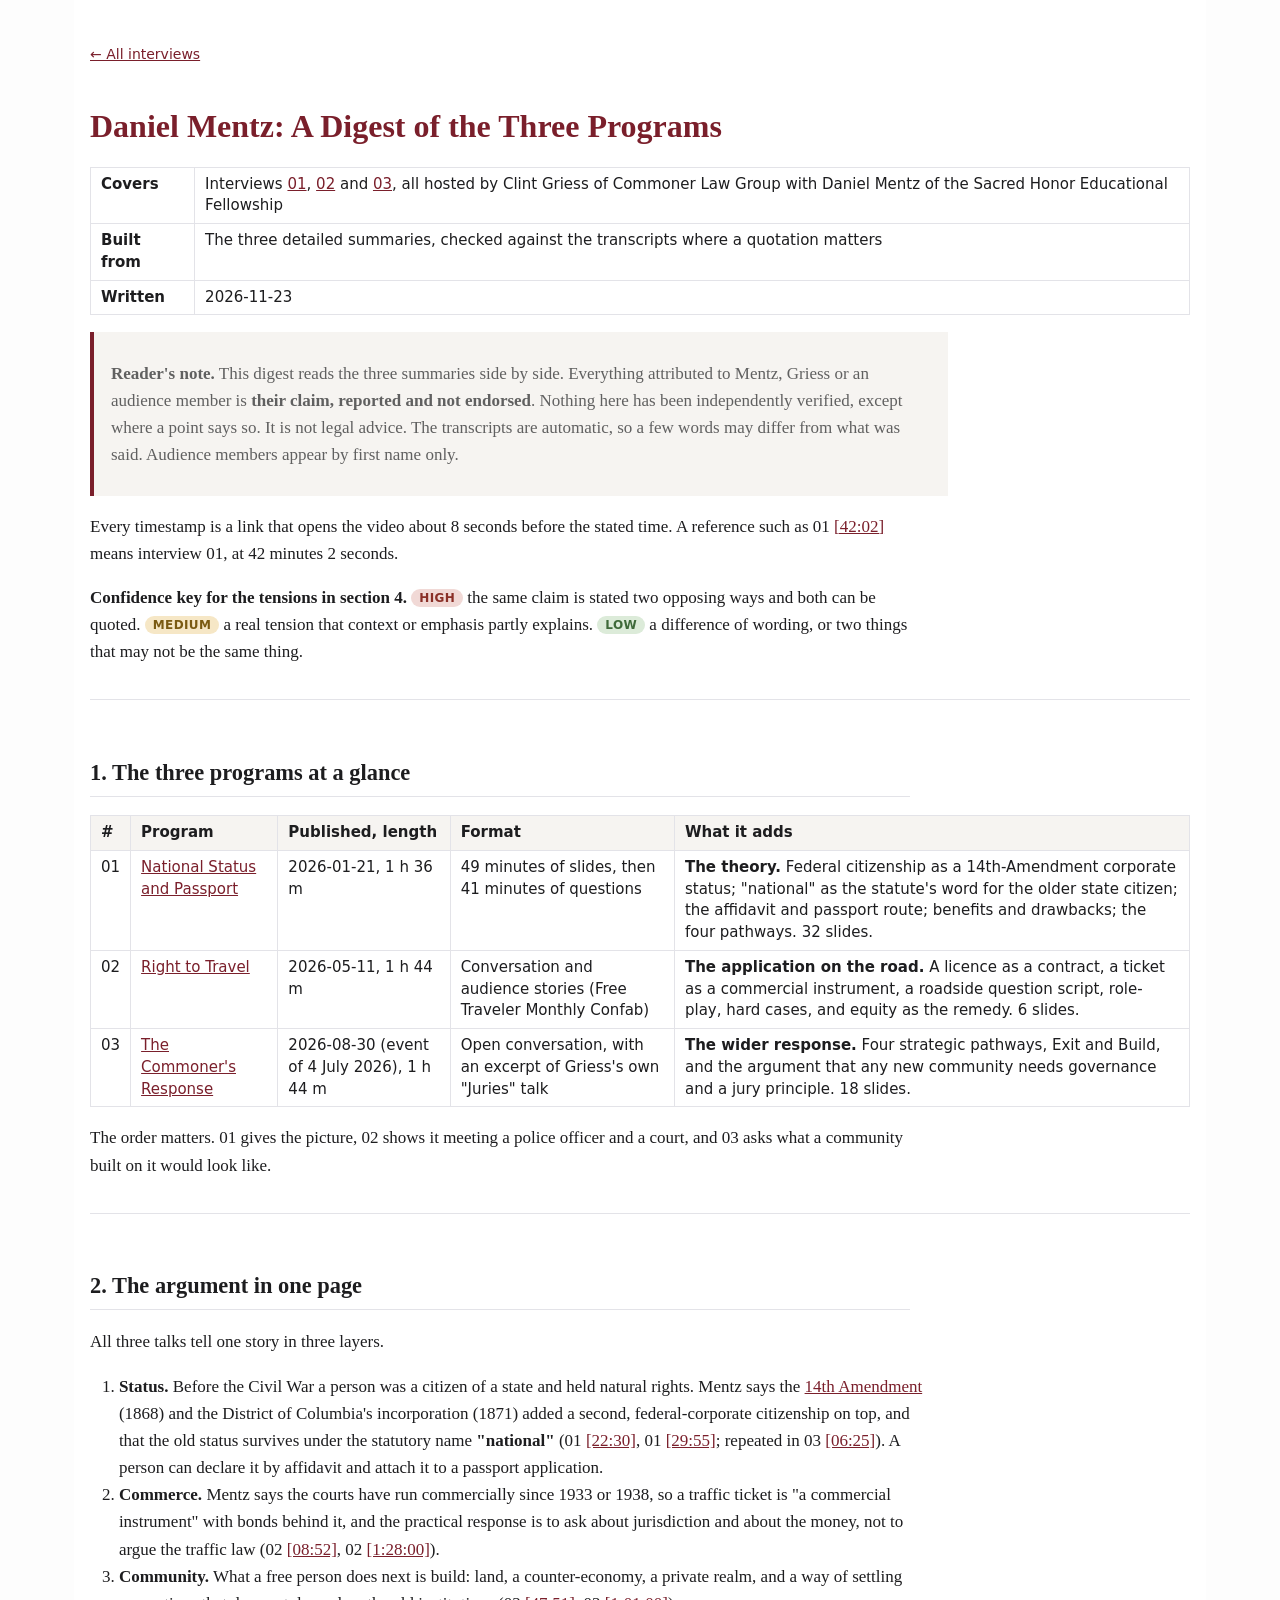
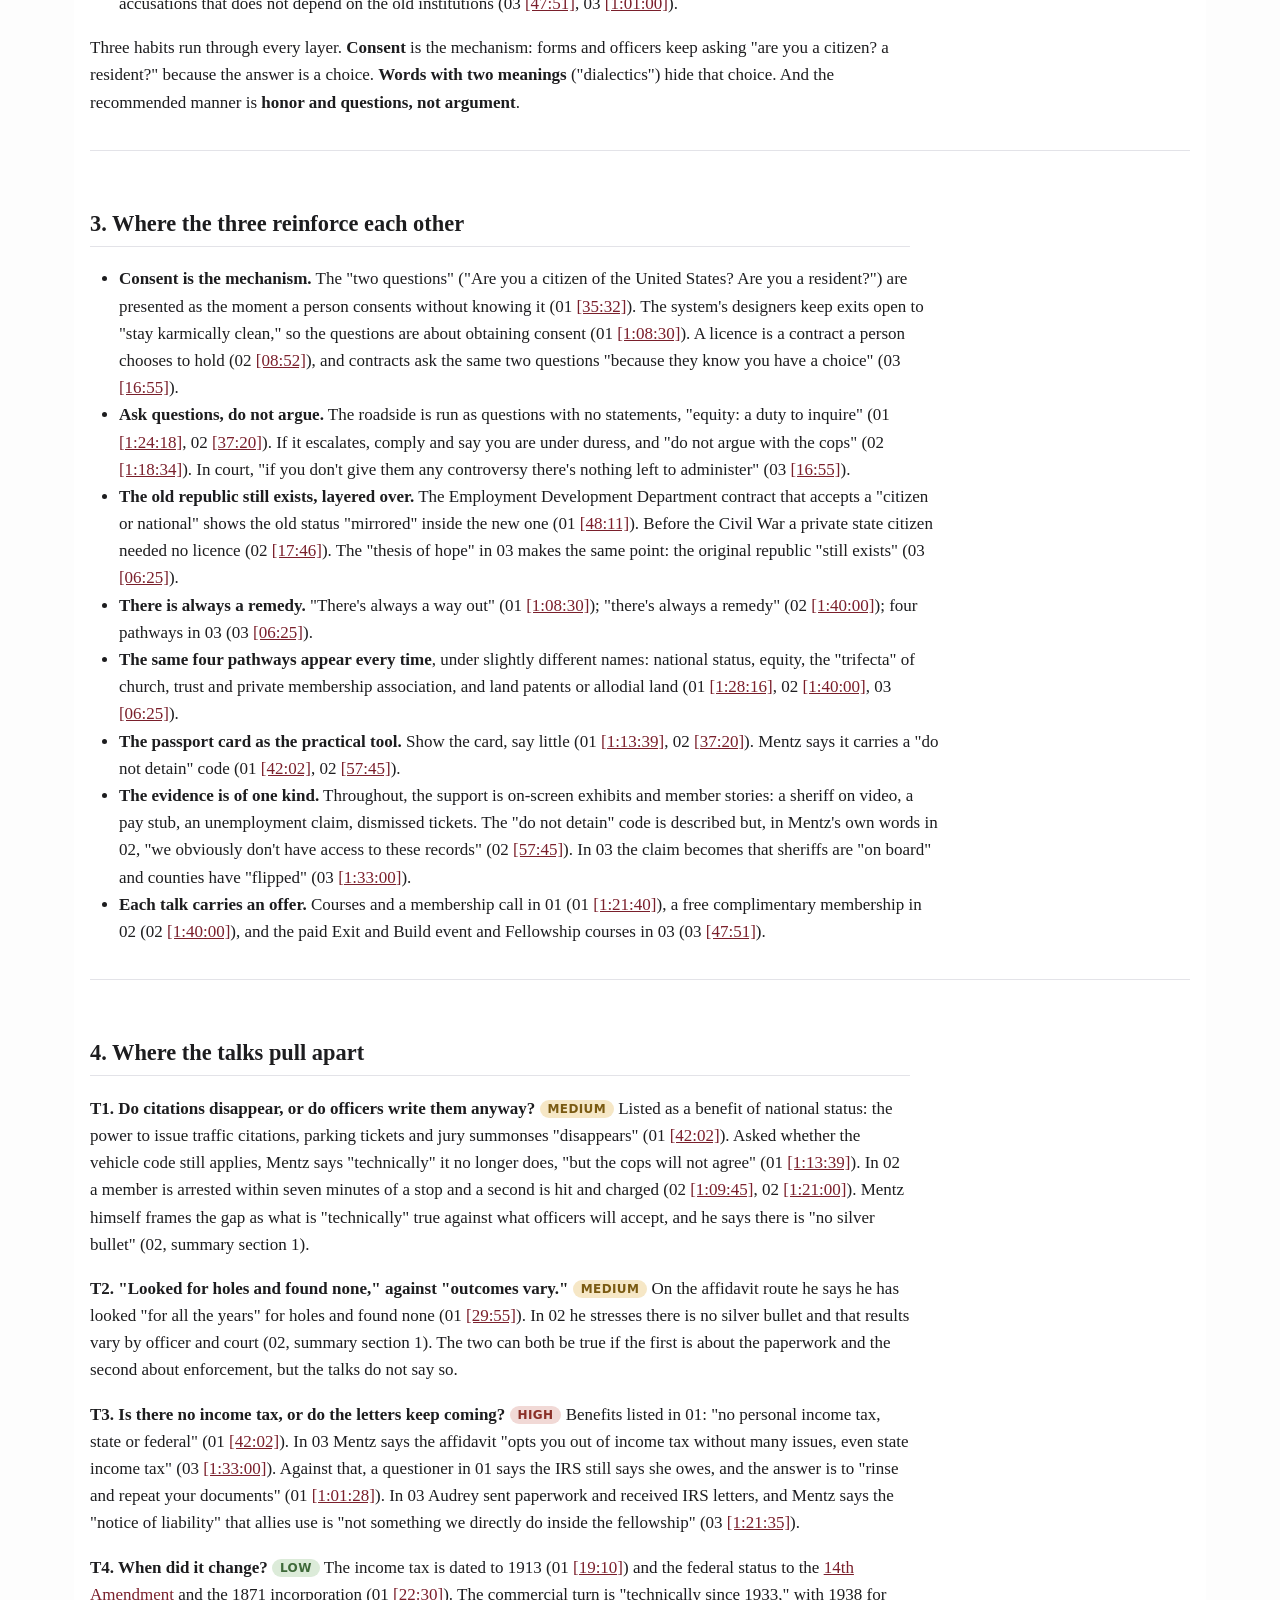
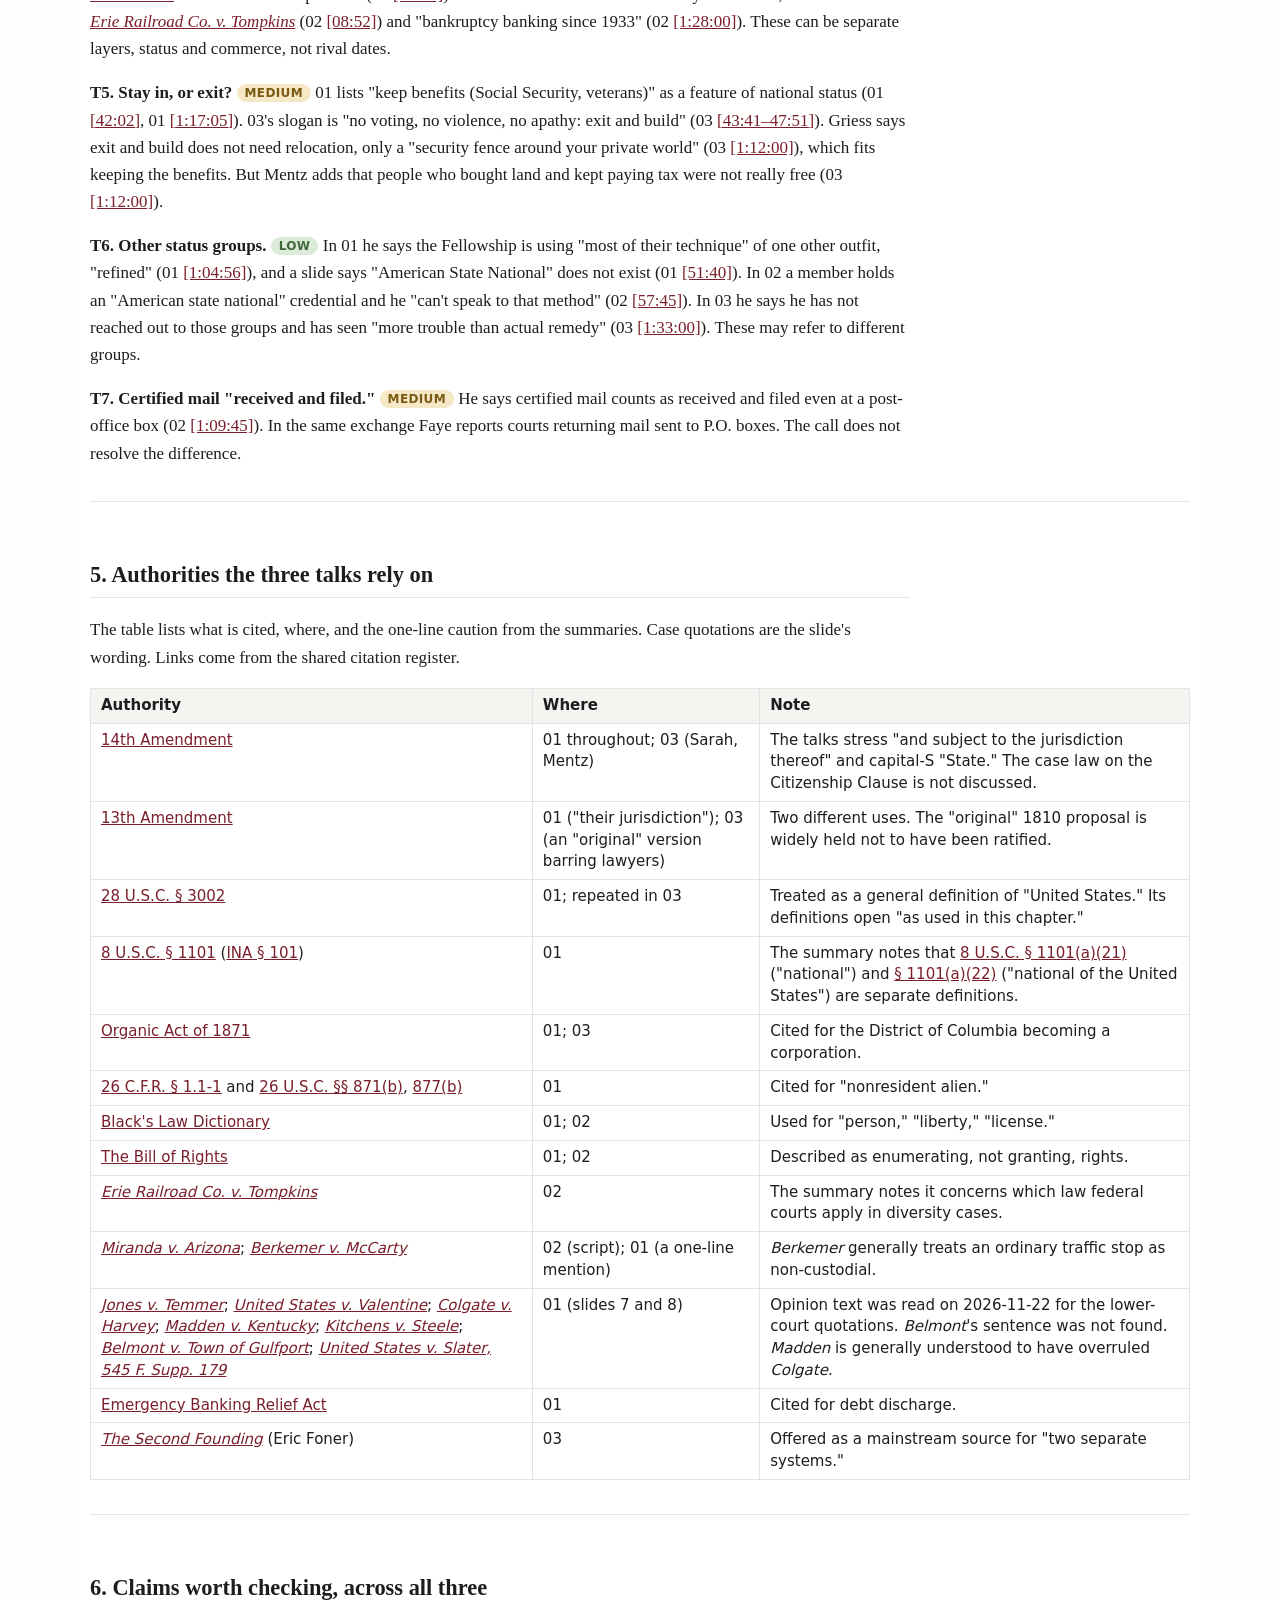
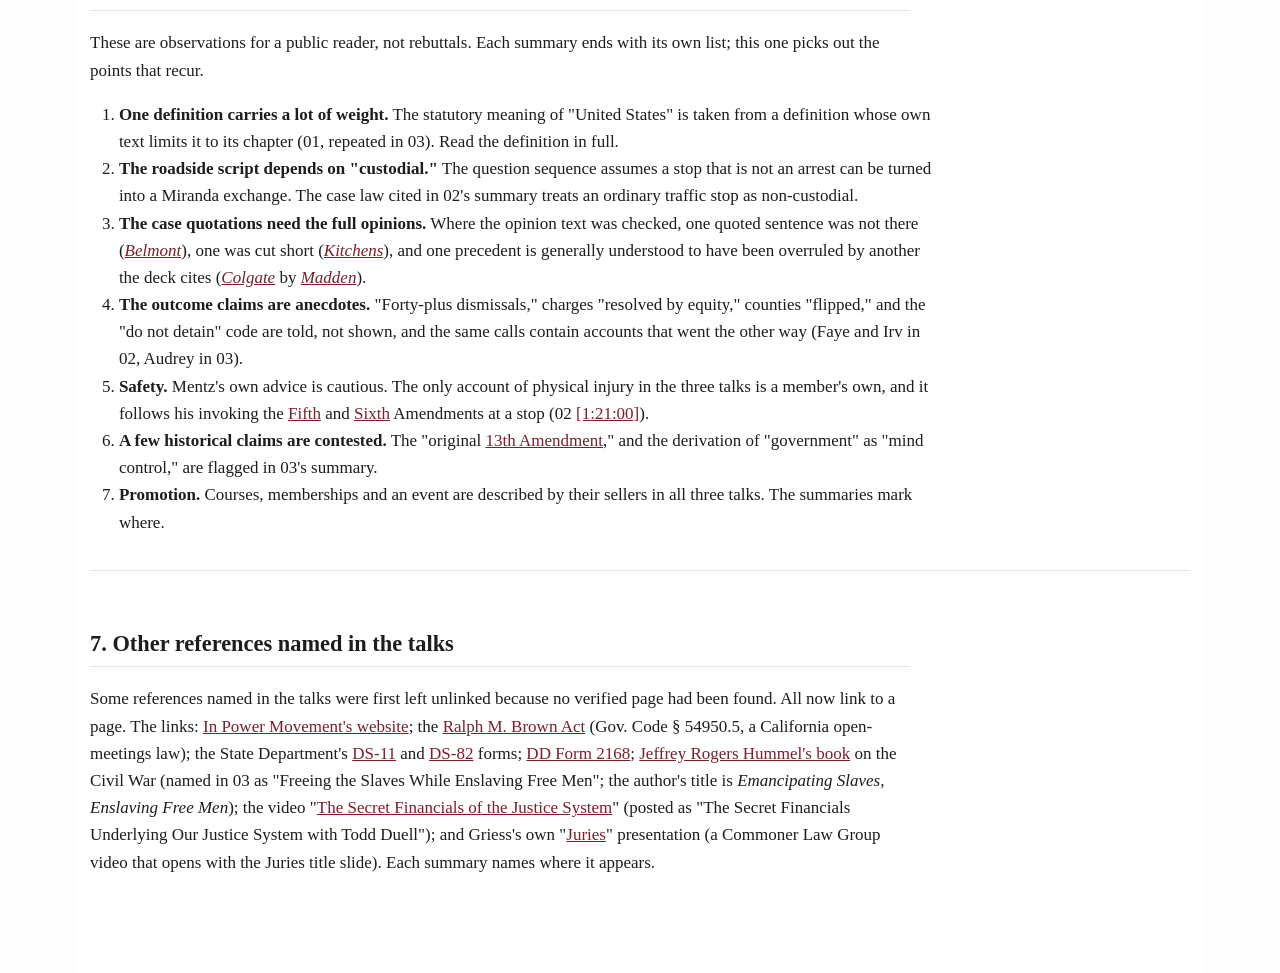
<file: digest/summary.html>
<!DOCTYPE html>
<html xmlns="http://www.w3.org/1999/xhtml" lang="" xml:lang="">
<head>
  <meta charset="utf-8" />
  <meta name="generator" content="pandoc" />
  <meta name="viewport" content="width=device-width, initial-scale=1.0, user-scalable=yes" />
  <title>Daniel Mentz: A Digest of the Three Programs: Summary</title>
  <style>
    html {
      color: #1a1a1a;
      background-color: #fdfdfd;
    }
    body {
      margin: 0 auto;
      max-width: 36em;
      padding-left: 50px;
      padding-right: 50px;
      padding-top: 50px;
      padding-bottom: 50px;
      hyphens: auto;
      overflow-wrap: break-word;
      text-rendering: optimizeLegibility;
      font-kerning: normal;
    }
    @media (max-width: 600px) {
      body {
        font-size: 0.9em;
        padding: 12px;
      }
      h1 {
        font-size: 1.8em;
      }
    }
    @media print {
      html {
        background-color: white;
      }
      body {
        background-color: transparent;
        color: black;
        font-size: 12pt;
      }
      p, h2, h3 {
        orphans: 3;
        widows: 3;
      }
      h2, h3, h4 {
        page-break-after: avoid;
      }
    }
    p {
      margin: 1em 0;
    }
    a {
      color: #1a1a1a;
    }
    a:visited {
      color: #1a1a1a;
    }
    img {
      max-width: 100%;
    }
    svg {
      height: auto;
      max-width: 100%;
    }
    h1, h2, h3, h4, h5, h6 {
      margin-top: 1.4em;
    }
    h5, h6 {
      font-size: 1em;
      font-style: italic;
    }
    h6 {
      font-weight: normal;
    }
    ol, ul {
      padding-left: 1.7em;
      margin-top: 1em;
    }
    li > ol, li > ul {
      margin-top: 0;
    }
    blockquote {
      margin: 1em 0 1em 1.7em;
      padding-left: 1em;
      border-left: 2px solid #e6e6e6;
      color: #606060;
    }
    code {
      font-family: Menlo, Monaco, Consolas, 'Lucida Console', monospace;
      font-size: 85%;
      margin: 0;
      hyphens: manual;
    }
    pre {
      margin: 1em 0;
      overflow: auto;
    }
    pre code {
      padding: 0;
      overflow: visible;
      overflow-wrap: normal;
    }
    .sourceCode {
     background-color: transparent;
     overflow: visible;
    }
    hr {
      border: none;
      border-top: 1px solid #1a1a1a;
      height: 1px;
      margin: 1em 0;
    }
    table {
      margin: 1em 0;
      border-collapse: collapse;
      width: 100%;
      overflow-x: auto;
      display: block;
      font-variant-numeric: lining-nums tabular-nums;
    }
    table caption {
      margin-bottom: 0.75em;
    }
    tbody {
      margin-top: 0.5em;
      border-top: 1px solid #1a1a1a;
      border-bottom: 1px solid #1a1a1a;
    }
    th {
      border-top: 1px solid #1a1a1a;
      padding: 0.25em 0.5em 0.25em 0.5em;
    }
    td {
      padding: 0.125em 0.5em 0.25em 0.5em;
    }
    header {
      margin-bottom: 4em;
      text-align: center;
    }
    #TOC li {
      list-style: none;
    }
    #TOC ul {
      padding-left: 1.3em;
    }
    #TOC > ul {
      padding-left: 0;
    }
    #TOC a:not(:hover) {
      text-decoration: none;
    }
    code{white-space: pre-wrap;}
    span.smallcaps{font-variant: small-caps;}
    div.columns{display: flex; gap: min(4vw, 1.5em);}
    div.column{flex: auto; overflow-x: auto;}
    div.hanging-indent{margin-left: 1.5em; text-indent: -1.5em;}
    /* The extra [class] is a hack that increases specificity enough to
       override a similar rule in reveal.js */
    ul.task-list[class]{list-style: none;}
    ul.task-list li input[type="checkbox"] {
      font-size: inherit;
      width: 0.8em;
      margin: 0 0.8em 0.2em -1.6em;
      vertical-align: middle;
    }
    .display.math{display: block; text-align: center; margin: 0.5rem auto;}
  </style>
  <meta name="viewport" content="width=device-width,initial-scale=1"><meta name="color-scheme" content="only light"><style>:root{color-scheme:only light;--bg:#fff;--fg:#1d1d1f;--mut:#5f6368;--line:#e3e3e8;--acc:#7a1f2b;--soft:#f6f4f1}
  body{background:var(--bg);color:var(--fg);font:17px/1.6 Georgia,'Times New Roman',serif;max-width:1100px;margin:0 auto;padding:32px 16px 80px}
  h1{font-size:2rem;line-height:1.2;color:var(--acc)}h2{margin-top:2.4em;border-bottom:1px solid var(--line);padding-bottom:.2em;font-size:1.4rem}
  img{max-width:100%;height:auto;border:1px solid var(--line);border-radius:6px;display:block;margin:1.2em auto .3em}
  table{border-collapse:collapse;width:100%;font:15px/1.45 system-ui,sans-serif;margin:1em 0;display:block;overflow-x:auto}
  th,td{border:1px solid var(--line);padding:6px 10px;vertical-align:top;text-align:left}th{background:var(--soft)}
  blockquote{margin:1em 0;padding:.6em 1em;background:var(--soft);border-left:4px solid var(--acc)}
  a{color:var(--acc)}code{font-size:.9em}hr{border:0;border-top:1px solid var(--line);margin:2em 0}

  /* text stays at a readable line length; slides and tables use the wide column */
  p,li,blockquote,h1,h2,h3{max-width:820px}
  table{max-width:none}
  img{width:auto;max-width:100%}
  a.slide{display:block;width:fit-content;max-width:100%;margin:1.2em auto .3em}
  a.slide img{margin:0 auto;cursor:zoom-in}
  p:has(> a.slide){max-width:none}

  /* digest: confidence badges (red = High, amber = Medium, green = Low; desaturated) */
  .conf{display:inline-block;font:600 12px/1 system-ui,sans-serif;letter-spacing:.03em;text-transform:uppercase;padding:3px 8px;border-radius:999px;vertical-align:1px}
  .conf.high{background:#f1d9d6;color:#8a2f27}.conf.med{background:#f6e7c6;color:#7a5a12}.conf.low{background:#dcebd9;color:#3f6a3a}
  </style>
</head>
<body><p style="font:14px system-ui,sans-serif"><a href="../index.html">← All interviews</a></p>
<h1 id="daniel-mentz-a-digest-of-the-three-programs">Daniel Mentz: A
Digest of the Three Programs</h1>
<table>
<tbody>
<tr>
<td><strong>Covers</strong></td>
<td>Interviews <a
href="../01.national_status_and_passport/summary.html">01</a>, <a
href="../02.national_status_and_right_to_travel/summary.html">02</a> and
<a href="../03.building_freedom_from_the_ground_up/summary.html">03</a>,
all hosted by Clint Griess of Commoner Law Group with Daniel Mentz of
the Sacred Honor Educational Fellowship</td>
</tr>
<tr>
<td><strong>Built from</strong></td>
<td>The three detailed summaries, checked against the transcripts where
a quotation matters</td>
</tr>
<tr>
<td><strong>Written</strong></td>
<td>2026-11-23</td>
</tr>
</tbody>
</table>
<blockquote>
<p><strong>Reader's note.</strong> This digest reads the three summaries
side by side. Everything attributed to Mentz, Griess or an audience
member is <strong>their claim, reported and not endorsed</strong>.
Nothing here has been independently verified, except where a point says
so. It is not legal advice. The transcripts are automatic, so a few
words may differ from what was said. Audience members appear by first
name only.</p>
</blockquote>
<p>Every timestamp is a link that opens the video about 8 seconds before
the stated time. A reference such as 01 <a
href="https://www.youtube.com/watch?v=v2N5ESMKI4g&amp;t=2514s">[42:02]</a>
means interview 01, at 42 minutes 2 seconds.</p>
<p><strong>Confidence key for the tensions in section 4.</strong>
<span class="conf high">High</span> the same claim is stated two
opposing ways and both can be quoted.
<span class="conf med">Medium</span> a real tension that context or
emphasis partly explains. <span class="conf low">Low</span> a difference
of wording, or two things that may not be the same thing.</p>
<hr />
<h2 id="1-the-three-programs-at-a-glance">1. The three programs at a
glance</h2>
<table>
<thead>
<tr>
<th>#</th>
<th>Program</th>
<th>Published, length</th>
<th>Format</th>
<th>What it adds</th>
</tr>
</thead>
<tbody>
<tr>
<td>01</td>
<td><a href="../01.national_status_and_passport/summary.html">National
Status and Passport</a></td>
<td>2026-01-21, 1 h 36 m</td>
<td>49 minutes of slides, then 41 minutes of questions</td>
<td><strong>The theory.</strong> Federal citizenship as a 14th-Amendment
corporate status; "national" as the statute's word for the older state
citizen; the affidavit and passport route; benefits and drawbacks; the
four pathways. 32 slides.</td>
</tr>
<tr>
<td>02</td>
<td><a href="../02.national_status_and_right_to_travel/summary.html">Right
to Travel</a></td>
<td>2026-05-11, 1 h 44 m</td>
<td>Conversation and audience stories (Free Traveler Monthly
Confab)</td>
<td><strong>The application on the road.</strong> A licence as a
contract, a ticket as a commercial instrument, a roadside question
script, role-play, hard cases, and equity as the remedy. 6 slides.</td>
</tr>
<tr>
<td>03</td>
<td><a href="../03.building_freedom_from_the_ground_up/summary.html">The
Commoner's Response</a></td>
<td>2026-08-30 (event of 4 July 2026), 1 h 44 m</td>
<td>Open conversation, with an excerpt of Griess's own "Juries"
talk</td>
<td><strong>The wider response.</strong> Four strategic pathways, Exit
and Build, and the argument that any new community needs governance and
a jury principle. 18 slides.</td>
</tr>
</tbody>
</table>
<p>The order matters. 01 gives the picture, 02 shows it meeting a police
officer and a court, and 03 asks what a community built on it would look
like.</p>
<hr />
<h2 id="2-the-argument-in-one-page">2. The argument in one page</h2>
<p>All three talks tell one story in three layers.</p>
<ol type="1">
<li><strong>Status.</strong> Before the Civil War a person was a citizen
of a state and held natural rights. Mentz says the <a
href="https://constitution.congress.gov/constitution/amendment-14/">14th
Amendment</a> (1868) and the District of Columbia's incorporation (1871)
added a second, federal-corporate citizenship on top, and that the old
status survives under the statutory name <strong>"national"</strong> (01
<a
href="https://www.youtube.com/watch?v=v2N5ESMKI4g&amp;t=1342s">[22:30]</a>,
01 <a
href="https://www.youtube.com/watch?v=v2N5ESMKI4g&amp;t=1787s">[29:55]</a>;
repeated in 03 <a
href="https://www.youtube.com/watch?v=POZfdI0f4TU&amp;t=377s">[06:25]</a>).
A person can declare it by affidavit and attach it to a passport
application.</li>
<li><strong>Commerce.</strong> Mentz says the courts have run
commercially since 1933 or 1938, so a traffic ticket is "a commercial
instrument" with bonds behind it, and the practical response is to ask
about jurisdiction and about the money, not to argue the traffic law (02
<a
href="https://www.youtube.com/watch?v=_-LTnN5BeBs&amp;t=524s">[08:52]</a>,
02 <a
href="https://www.youtube.com/watch?v=_-LTnN5BeBs&amp;t=5272s">[1:28:00]</a>).</li>
<li><strong>Community.</strong> What a free person does next is build:
land, a counter-economy, a private realm, and a way of settling
accusations that does not depend on the old institutions (03 <a
href="https://www.youtube.com/watch?v=POZfdI0f4TU&amp;t=2863s">[47:51]</a>,
03 <a
href="https://www.youtube.com/watch?v=POZfdI0f4TU&amp;t=3652s">[1:01:00]</a>).</li>
</ol>
<p>Three habits run through every layer. <strong>Consent</strong> is the
mechanism: forms and officers keep asking "are you a citizen? a
resident?" because the answer is a choice. <strong>Words with two
meanings</strong> ("dialectics") hide that choice. And the recommended
manner is <strong>honor and questions, not argument</strong>.</p>
<hr />
<h2 id="3-where-the-three-reinforce-each-other">3. Where the three
reinforce each other</h2>
<ul>
<li><strong>Consent is the mechanism.</strong> The "two questions" ("Are
you a citizen of the United States? Are you a resident?") are presented
as the moment a person consents without knowing it (01 <a
href="https://www.youtube.com/watch?v=v2N5ESMKI4g&amp;t=2124s">[35:32]</a>).
The system's designers keep exits open to "stay karmically clean," so
the questions are about obtaining consent (01 <a
href="https://www.youtube.com/watch?v=v2N5ESMKI4g&amp;t=4102s">[1:08:30]</a>).
A licence is a contract a person chooses to hold (02 <a
href="https://www.youtube.com/watch?v=_-LTnN5BeBs&amp;t=524s">[08:52]</a>),
and contracts ask the same two questions "because they know you have a
choice" (03 <a
href="https://www.youtube.com/watch?v=POZfdI0f4TU&amp;t=1007s">[16:55]</a>).</li>
<li><strong>Ask questions, do not argue.</strong> The roadside is run as
questions with no statements, "equity: a duty to inquire" (01 <a
href="https://www.youtube.com/watch?v=v2N5ESMKI4g&amp;t=5050s">[1:24:18]</a>,
02 <a
href="https://www.youtube.com/watch?v=_-LTnN5BeBs&amp;t=2232s">[37:20]</a>).
If it escalates, comply and say you are under duress, and "do not argue
with the cops" (02 <a
href="https://www.youtube.com/watch?v=_-LTnN5BeBs&amp;t=4706s">[1:18:34]</a>).
In court, "if you don't give them any controversy there's nothing left
to administer" (03 <a
href="https://www.youtube.com/watch?v=POZfdI0f4TU&amp;t=1007s">[16:55]</a>).</li>
<li><strong>The old republic still exists, layered over.</strong> The
Employment Development Department contract that accepts a "citizen or
national" shows the old status "mirrored" inside the new one (01 <a
href="https://www.youtube.com/watch?v=v2N5ESMKI4g&amp;t=2883s">[48:11]</a>).
Before the Civil War a private state citizen needed no licence (02 <a
href="https://www.youtube.com/watch?v=_-LTnN5BeBs&amp;t=1058s">[17:46]</a>).
The "thesis of hope" in 03 makes the same point: the original republic
"still exists" (03 <a
href="https://www.youtube.com/watch?v=POZfdI0f4TU&amp;t=377s">[06:25]</a>).</li>
<li><strong>There is always a remedy.</strong> "There's always a way
out" (01 <a
href="https://www.youtube.com/watch?v=v2N5ESMKI4g&amp;t=4102s">[1:08:30]</a>);
"there's always a remedy" (02 <a
href="https://www.youtube.com/watch?v=_-LTnN5BeBs&amp;t=5992s">[1:40:00]</a>);
four pathways in 03 (03 <a
href="https://www.youtube.com/watch?v=POZfdI0f4TU&amp;t=377s">[06:25]</a>).</li>
<li><strong>The same four pathways appear every time</strong>, under
slightly different names: national status, equity, the "trifecta" of
church, trust and private membership association, and land patents or
allodial land (01 <a
href="https://www.youtube.com/watch?v=v2N5ESMKI4g&amp;t=5288s">[1:28:16]</a>,
02 <a
href="https://www.youtube.com/watch?v=_-LTnN5BeBs&amp;t=5992s">[1:40:00]</a>,
03 <a
href="https://www.youtube.com/watch?v=POZfdI0f4TU&amp;t=377s">[06:25]</a>).</li>
<li><strong>The passport card as the practical tool.</strong> Show the
card, say little (01 <a
href="https://www.youtube.com/watch?v=v2N5ESMKI4g&amp;t=4411s">[1:13:39]</a>,
02 <a
href="https://www.youtube.com/watch?v=_-LTnN5BeBs&amp;t=2232s">[37:20]</a>).
Mentz says it carries a "do not detain" code (01 <a
href="https://www.youtube.com/watch?v=v2N5ESMKI4g&amp;t=2514s">[42:02]</a>,
02 <a
href="https://www.youtube.com/watch?v=_-LTnN5BeBs&amp;t=3457s">[57:45]</a>).</li>
<li><strong>The evidence is of one kind.</strong> Throughout, the
support is on-screen exhibits and member stories: a sheriff on video, a
pay stub, an unemployment claim, dismissed tickets. The "do not detain"
code is described but, in Mentz's own words in 02, "we obviously don't
have access to these records" (02 <a
href="https://www.youtube.com/watch?v=_-LTnN5BeBs&amp;t=3457s">[57:45]</a>).
In 03 the claim becomes that sheriffs are "on board" and counties have
"flipped" (03 <a
href="https://www.youtube.com/watch?v=POZfdI0f4TU&amp;t=5572s">[1:33:00]</a>).</li>
<li><strong>Each talk carries an offer.</strong> Courses and a
membership call in 01 (01 <a
href="https://www.youtube.com/watch?v=v2N5ESMKI4g&amp;t=4892s">[1:21:40]</a>),
a free complimentary membership in 02 (02 <a
href="https://www.youtube.com/watch?v=_-LTnN5BeBs&amp;t=5992s">[1:40:00]</a>),
and the paid Exit and Build event and Fellowship courses in 03 (03 <a
href="https://www.youtube.com/watch?v=POZfdI0f4TU&amp;t=2863s">[47:51]</a>).</li>
</ul>
<hr />
<h2 id="4-where-the-talks-pull-apart">4. Where the talks pull apart</h2>
<p><strong>T1. Do citations disappear, or do officers write them
anyway?</strong> <span class="conf med">Medium</span> Listed as a
benefit of national status: the power to issue traffic citations,
parking tickets and jury summonses "disappears" (01 <a
href="https://www.youtube.com/watch?v=v2N5ESMKI4g&amp;t=2514s">[42:02]</a>).
Asked whether the vehicle code still applies, Mentz says "technically"
it no longer does, "but the cops will not agree" (01 <a
href="https://www.youtube.com/watch?v=v2N5ESMKI4g&amp;t=4411s">[1:13:39]</a>).
In 02 a member is arrested within seven minutes of a stop and a second
is hit and charged (02 <a
href="https://www.youtube.com/watch?v=_-LTnN5BeBs&amp;t=4177s">[1:09:45]</a>,
02 <a
href="https://www.youtube.com/watch?v=_-LTnN5BeBs&amp;t=4852s">[1:21:00]</a>).
Mentz himself frames the gap as what is "technically" true against what
officers will accept, and he says there is "no silver bullet" (02,
summary section 1).</p>
<p><strong>T2. "Looked for holes and found none," against "outcomes
vary."</strong> <span class="conf med">Medium</span> On the affidavit
route he says he has looked "for all the years" for holes and found none
(01 <a
href="https://www.youtube.com/watch?v=v2N5ESMKI4g&amp;t=1787s">[29:55]</a>).
In 02 he stresses there is no silver bullet and that results vary by
officer and court (02, summary section 1). The two can both be true if
the first is about the paperwork and the second about enforcement, but
the talks do not say so.</p>
<p><strong>T3. Is there no income tax, or do the letters keep
coming?</strong> <span class="conf high">High</span> Benefits listed in
01: "no personal income tax, state or federal" (01 <a
href="https://www.youtube.com/watch?v=v2N5ESMKI4g&amp;t=2514s">[42:02]</a>).
In 03 Mentz says the affidavit "opts you out of income tax without many
issues, even state income tax" (03 <a
href="https://www.youtube.com/watch?v=POZfdI0f4TU&amp;t=5572s">[1:33:00]</a>).
Against that, a questioner in 01 says the IRS still says she owes, and
the answer is to "rinse and repeat your documents" (01 <a
href="https://www.youtube.com/watch?v=v2N5ESMKI4g&amp;t=3680s">[1:01:28]</a>).
In 03 Audrey sent paperwork and received IRS letters, and Mentz says the
"notice of liability" that allies use is "not something we directly do
inside the fellowship" (03 <a
href="https://www.youtube.com/watch?v=POZfdI0f4TU&amp;t=4887s">[1:21:35]</a>).</p>
<p><strong>T4. When did it change?</strong>
<span class="conf low">Low</span> The income tax is dated to 1913 (01 <a
href="https://www.youtube.com/watch?v=v2N5ESMKI4g&amp;t=1142s">[19:10]</a>)
and the federal status to the <a
href="https://constitution.congress.gov/constitution/amendment-14/">14th
Amendment</a> and the 1871 incorporation (01 <a
href="https://www.youtube.com/watch?v=v2N5ESMKI4g&amp;t=1342s">[22:30]</a>).
The commercial turn is "technically since 1933," with 1938 for <em><a
href="https://supreme.justia.com/cases/federal/us/304/64/">Erie Railroad
Co. v. Tompkins</a></em> (02 <a
href="https://www.youtube.com/watch?v=_-LTnN5BeBs&amp;t=524s">[08:52]</a>)
and "bankruptcy banking since 1933" (02 <a
href="https://www.youtube.com/watch?v=_-LTnN5BeBs&amp;t=5272s">[1:28:00]</a>).
These can be separate layers, status and commerce, not rival dates.</p>
<p><strong>T5. Stay in, or exit?</strong>
<span class="conf med">Medium</span> 01 lists "keep benefits (Social
Security, veterans)" as a feature of national status (01 <a
href="https://www.youtube.com/watch?v=v2N5ESMKI4g&amp;t=2514s">[42:02]</a>,
01 <a
href="https://www.youtube.com/watch?v=v2N5ESMKI4g&amp;t=4617s">[1:17:05]</a>).
03's slogan is "no voting, no violence, no apathy: exit and build" (03
<a
href="https://www.youtube.com/watch?v=POZfdI0f4TU&amp;t=2613s">[43:41–47:51]</a>).
Griess says exit and build does not need relocation, only a "security
fence around your private world" (03 <a
href="https://www.youtube.com/watch?v=POZfdI0f4TU&amp;t=4312s">[1:12:00]</a>),
which fits keeping the benefits. But Mentz adds that people who bought
land and kept paying tax were not really free (03 <a
href="https://www.youtube.com/watch?v=POZfdI0f4TU&amp;t=4312s">[1:12:00]</a>).</p>
<p><strong>T6. Other status groups.</strong>
<span class="conf low">Low</span> In 01 he says the Fellowship is using
"most of their technique" of one other outfit, "refined" (01 <a
href="https://www.youtube.com/watch?v=v2N5ESMKI4g&amp;t=3888s">[1:04:56]</a>),
and a slide says "American State National" does not exist (01 <a
href="https://www.youtube.com/watch?v=v2N5ESMKI4g&amp;t=3092s">[51:40]</a>).
In 02 a member holds an "American state national" credential and he
"can't speak to that method" (02 <a
href="https://www.youtube.com/watch?v=_-LTnN5BeBs&amp;t=3457s">[57:45]</a>).
In 03 he says he has not reached out to those groups and has seen "more
trouble than actual remedy" (03 <a
href="https://www.youtube.com/watch?v=POZfdI0f4TU&amp;t=5572s">[1:33:00]</a>).
These may refer to different groups.</p>
<p><strong>T7. Certified mail "received and filed."</strong>
<span class="conf med">Medium</span> He says certified mail counts as
received and filed even at a post-office box (02 <a
href="https://www.youtube.com/watch?v=_-LTnN5BeBs&amp;t=4177s">[1:09:45]</a>).
In the same exchange Faye reports courts returning mail sent to P.O.
boxes. The call does not resolve the difference.</p>
<hr />
<h2 id="5-authorities-the-three-talks-rely-on">5. Authorities the three
talks rely on</h2>
<p>The table lists what is cited, where, and the one-line caution from
the summaries. Case quotations are the slide's wording. Links come from
the shared citation register.</p>
<table>
<thead>
<tr>
<th>Authority</th>
<th>Where</th>
<th>Note</th>
</tr>
</thead>
<tbody>
<tr>
<td><a
href="https://constitution.congress.gov/constitution/amendment-14/">14th
Amendment</a></td>
<td>01 throughout; 03 (Sarah, Mentz)</td>
<td>The talks stress "and subject to the jurisdiction thereof" and
capital-S "State." The case law on the Citizenship Clause is not
discussed.</td>
</tr>
<tr>
<td><a
href="https://constitution.congress.gov/constitution/amendment-13/">13th
Amendment</a></td>
<td>01 ("their jurisdiction"); 03 (an "original" version barring
lawyers)</td>
<td>Two different uses. The "original" 1810 proposal is widely held not
to have been ratified.</td>
</tr>
<tr>
<td><a href="https://www.law.cornell.edu/uscode/text/28/3002">28 U.S.C.
§ 3002</a></td>
<td>01; repeated in 03</td>
<td>Treated as a general definition of "United States." Its definitions
open "as used in this chapter."</td>
</tr>
<tr>
<td><a href="https://www.law.cornell.edu/uscode/text/8/1101">8 U.S.C. §
1101</a> (<a href="https://www.law.cornell.edu/uscode/text/8/1101">INA §
101</a>)</td>
<td>01</td>
<td>The summary notes that <a
href="https://www.law.cornell.edu/uscode/text/8/1101#a_21">8 U.S.C. §
1101(a)(21)</a> ("national") and <a
href="https://www.law.cornell.edu/uscode/text/8/1101#a_22">§
1101(a)(22)</a> ("national of the United States") are separate
definitions.</td>
</tr>
<tr>
<td><a
href="https://www.govinfo.gov/content/pkg/STATUTE-16/pdf/STATUTE-16-Pg419.pdf">Organic
Act of 1871</a></td>
<td>01; 03</td>
<td>Cited for the District of Columbia becoming a corporation.</td>
</tr>
<tr>
<td><a href="https://www.law.cornell.edu/cfr/text/26/1.1-1">26 C.F.R. §
1.1-1</a> and <a
href="https://www.law.cornell.edu/uscode/text/26/871#b">26 U.S.C. §§
871(b)</a>, <a
href="https://www.law.cornell.edu/uscode/text/26/877#b">877(b)</a></td>
<td>01</td>
<td>Cited for "nonresident alien."</td>
</tr>
<tr>
<td><a href="https://thelawdictionary.org/">Black's Law
Dictionary</a></td>
<td>01; 02</td>
<td>Used for "person," "liberty," "license."</td>
</tr>
<tr>
<td><a
href="https://www.archives.gov/founding-docs/bill-of-rights-transcript">The
Bill of Rights</a></td>
<td>01; 02</td>
<td>Described as enumerating, not granting, rights.</td>
</tr>
<tr>
<td><em><a
href="https://supreme.justia.com/cases/federal/us/304/64/">Erie Railroad
Co. v. Tompkins</a></em></td>
<td>02</td>
<td>The summary notes it concerns which law federal courts apply in
diversity cases.</td>
</tr>
<tr>
<td><em><a
href="https://www.law.cornell.edu/supremecourt/text/384/436">Miranda v.
Arizona</a></em>; <em><a
href="https://www.law.cornell.edu/supremecourt/text/468/420">Berkemer v.
McCarty</a></em></td>
<td>02 (script); 01 (a one-line mention)</td>
<td><em>Berkemer</em> generally treats an ordinary traffic stop as
non-custodial.</td>
</tr>
<tr>
<td><em><a
href="https://law.justia.com/cases/federal/district-courts/FSupp/829/1226/1876934/">Jones
v. Temmer</a></em>; <em><a
href="https://www.courtlistener.com/opinion/1641873/united-states-v-valentine/">United
States v. Valentine</a></em>; <em><a
href="https://supreme.justia.com/cases/federal/us/296/404/">Colgate v.
Harvey</a></em>; <em><a
href="https://www.law.cornell.edu/supremecourt/text/309/83">Madden v.
Kentucky</a></em>; <em><a
href="https://www.courtlistener.com/opinion/1749268/kitchens-v-steele/">Kitchens
v. Steele</a></em>; <em><a
href="https://www.courtlistener.com/opinion/3390292/belmont-v-town-of-gulfport/">Belmont
v. Town of Gulfport</a></em>; <em><a
href="https://www.courtlistener.com/opinion/1431982/united-states-v-slater/">United
States v. Slater, 545 F. Supp. 179</a></em></td>
<td>01 (slides 7 and 8)</td>
<td>Opinion text was read on 2026-11-22 for the lower-court quotations.
<em>Belmont</em>'s sentence was not found. <em>Madden</em> is generally
understood to have overruled <em>Colgate</em>.</td>
</tr>
<tr>
<td><a
href="https://www.govinfo.gov/content/pkg/STATUTE-48/pdf/STATUTE-48-Pg1.pdf">Emergency
Banking Relief Act</a></td>
<td>01</td>
<td>Cited for debt discharge.</td>
</tr>
<tr>
<td><em><a href="https://en.wikipedia.org/wiki/The_Second_Founding">The
Second Founding</a></em> (Eric Foner)</td>
<td>03</td>
<td>Offered as a mainstream source for "two separate systems."</td>
</tr>
</tbody>
</table>
<hr />
<h2 id="6-claims-worth-checking-across-all-three">6. Claims worth
checking, across all three</h2>
<p>These are observations for a public reader, not rebuttals. Each
summary ends with its own list; this one picks out the points that
recur.</p>
<ol type="1">
<li><strong>One definition carries a lot of weight.</strong> The
statutory meaning of "United States" is taken from a definition whose
own text limits it to its chapter (01, repeated in 03). Read the
definition in full.</li>
<li><strong>The roadside script depends on "custodial."</strong> The
question sequence assumes a stop that is not an arrest can be turned
into a Miranda exchange. The case law cited in 02's summary treats an
ordinary traffic stop as non-custodial.</li>
<li><strong>The case quotations need the full opinions.</strong> Where
the opinion text was checked, one quoted sentence was not there (<em><a
href="https://www.courtlistener.com/opinion/3390292/belmont-v-town-of-gulfport/">Belmont</a></em>),
one was cut short (<em><a
href="https://www.courtlistener.com/opinion/1749268/kitchens-v-steele/">Kitchens</a></em>),
and one precedent is generally understood to have been overruled by
another the deck cites (<em><a
href="https://supreme.justia.com/cases/federal/us/296/404/">Colgate</a></em>
by <em><a
href="https://www.law.cornell.edu/supremecourt/text/309/83">Madden</a></em>).</li>
<li><strong>The outcome claims are anecdotes.</strong> "Forty-plus
dismissals," charges "resolved by equity," counties "flipped," and the
"do not detain" code are told, not shown, and the same calls contain
accounts that went the other way (Faye and Irv in 02, Audrey in
03).</li>
<li><strong>Safety.</strong> Mentz's own advice is cautious. The only
account of physical injury in the three talks is a member's own, and it
follows his invoking the <a
href="https://constitution.congress.gov/constitution/amendment-5/">Fifth</a>
and <a
href="https://constitution.congress.gov/constitution/amendment-6/">Sixth</a>
Amendments at a stop (02 <a
href="https://www.youtube.com/watch?v=_-LTnN5BeBs&amp;t=4852s">[1:21:00]</a>).</li>
<li><strong>A few historical claims are contested.</strong> The
"original <a
href="https://constitution.congress.gov/constitution/amendment-13/">13th
Amendment</a>," and the derivation of "government" as "mind control,"
are flagged in 03's summary.</li>
<li><strong>Promotion.</strong> Courses, memberships and an event are
described by their sellers in all three talks. The summaries mark
where.</li>
</ol>
<hr />
<h2 id="7-other-references-named-in-the-talks">7. Other references named
in the talks</h2>
<p>Some references named in the talks were first left unlinked because
no verified page had been found. All now link to a page. The links: <a
href="https://www.inpowermovement.org">In Power Movement's website</a>;
the <a
href="https://leginfo.legislature.ca.gov/faces/codes_displaySection.xhtml?lawCode=GOV&amp;sectionNum=54950.5">Ralph
M. Brown Act</a> (Gov. Code § 54950.5, a California open-meetings law);
the State Department's <a
href="https://travel.state.gov/en/passports/apply/help/forms.html">DS-11</a>
and <a
href="https://travel.state.gov/en/passports/apply/help/forms.html">DS-82</a>
forms; <a
href="https://www.esd.whs.mil/Directives/forms/dd2000_2499/DD2168/">DD
Form 2168</a>; <a href="https://www.amazon.com/dp/0812698436">Jeffrey
Rogers Hummel's book</a> on the Civil War (named in 03 as "Freeing the
Slaves While Enslaving Free Men"; the author's title is <em>Emancipating
Slaves, Enslaving Free Men</em>); the video "<a
href="https://www.youtube.com/watch?v=P_c5BJq3EeE">The Secret Financials
of the Justice System</a>" (posted as "The Secret Financials Underlying
Our Justice System with Todd Duell"); and Griess's own "<a
href="https://www.youtube.com/watch?v=OPyh1dNpT44">Juries</a>"
presentation (a Commoner Law Group video that opens with the Juries
title slide). Each summary names where it appears.</p>
</body>
</html>
</file>
